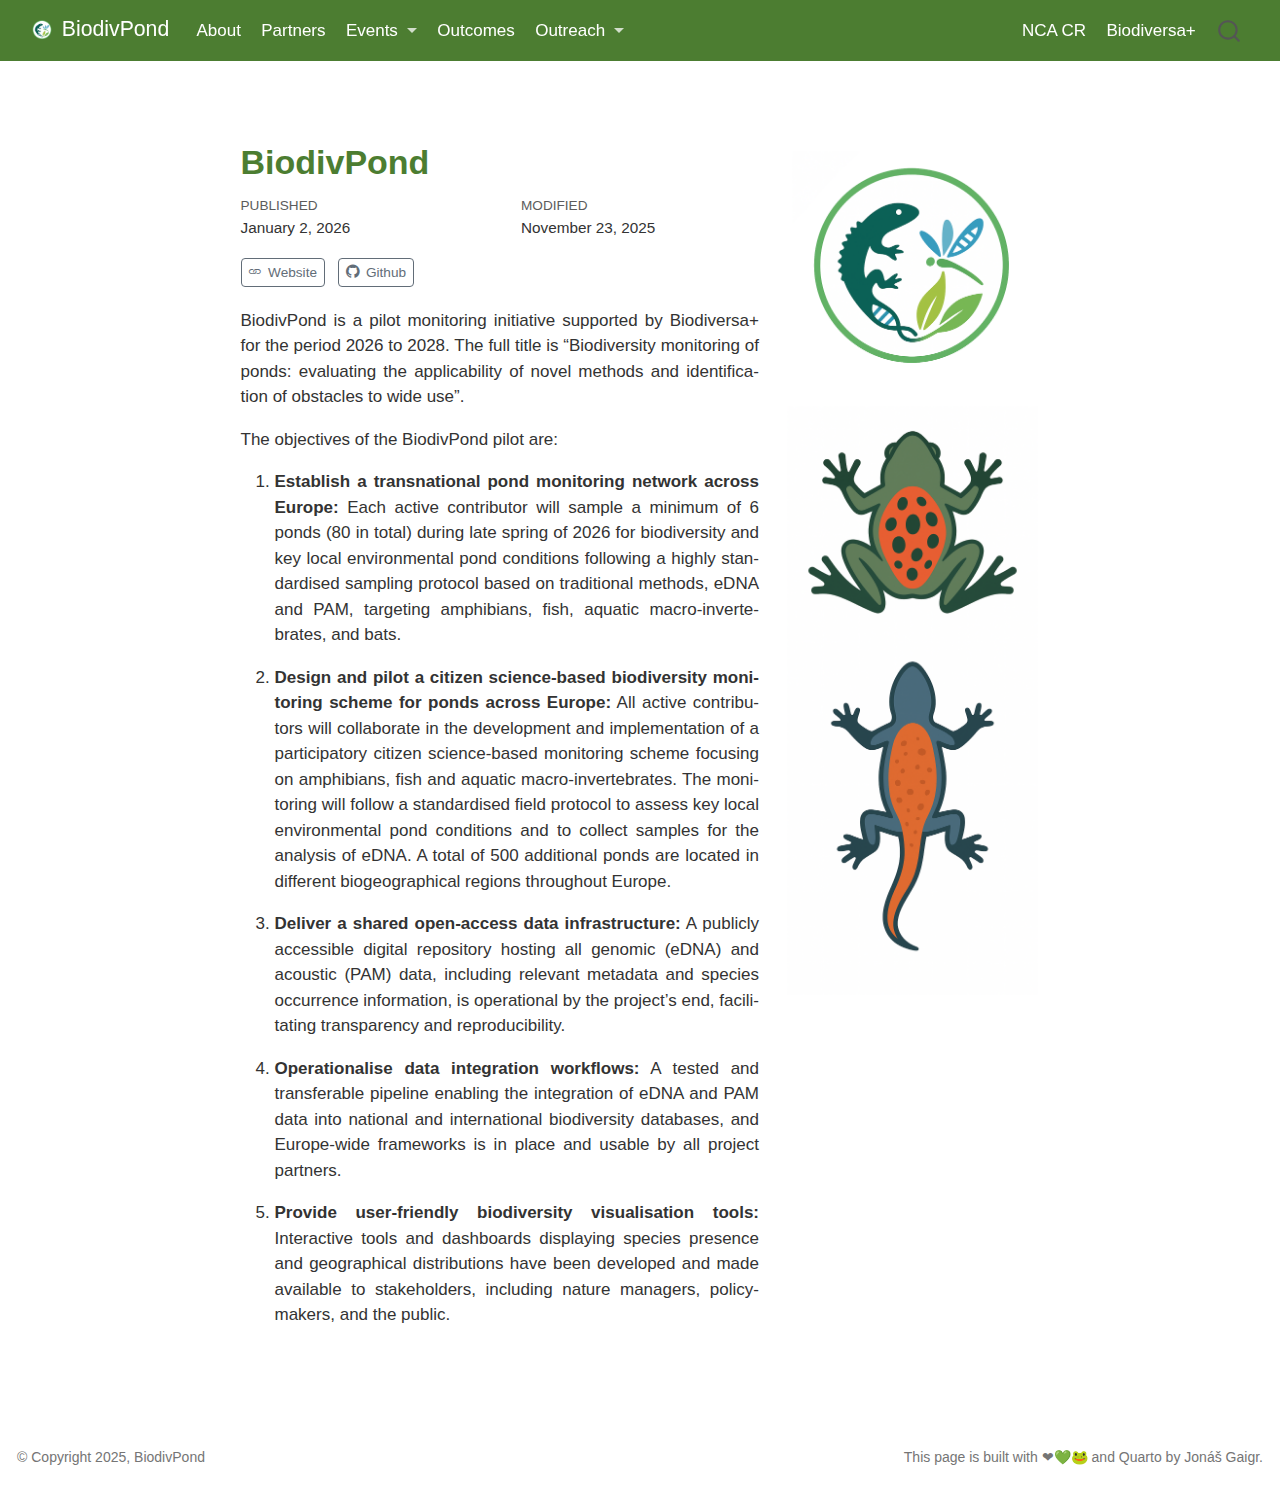
<file: docs/index.html>
<!DOCTYPE html>
<html xmlns="http://www.w3.org/1999/xhtml" lang="en" xml:lang="en"><head>

<meta charset="utf-8">
<meta name="generator" content="quarto-1.8.24">

<meta name="viewport" content="width=device-width, initial-scale=1.0, user-scalable=yes">

<meta name="dcterms.date" content="2026-01-02">

<title>BiodivPond</title>
<style>
code{white-space: pre-wrap;}
span.smallcaps{font-variant: small-caps;}
div.columns{display: flex; gap: min(4vw, 1.5em);}
div.column{flex: auto; overflow-x: auto;}
div.hanging-indent{margin-left: 1.5em; text-indent: -1.5em;}
ul.task-list{list-style: none;}
ul.task-list li input[type="checkbox"] {
  width: 0.8em;
  margin: 0 0.8em 0.2em -1em; /* quarto-specific, see https://github.com/quarto-dev/quarto-cli/issues/4556 */ 
  vertical-align: middle;
}
</style>


<script src="site_libs/quarto-nav/quarto-nav.js"></script>
<script src="site_libs/quarto-nav/headroom.min.js"></script>
<script src="site_libs/clipboard/clipboard.min.js"></script>
<script src="site_libs/quarto-search/autocomplete.umd.js"></script>
<script src="site_libs/quarto-search/fuse.min.js"></script>
<script src="site_libs/quarto-search/quarto-search.js"></script>
<meta name="quarto:offset" content="./">
<link href="./Materials/Logos/biodivpond_logo_round.png" rel="icon" type="image/png">
<script src="site_libs/quarto-html/quarto.js" type="module"></script>
<script src="site_libs/quarto-html/tabsets/tabsets.js" type="module"></script>
<script src="site_libs/quarto-html/axe/axe-check.js" type="module"></script>
<script src="site_libs/quarto-html/popper.min.js"></script>
<script src="site_libs/quarto-html/tippy.umd.min.js"></script>
<link href="site_libs/quarto-html/tippy.css" rel="stylesheet">
<link href="site_libs/quarto-html/quarto-syntax-highlighting-dc55a5b9e770e841cd82e46aadbfb9b0.css" rel="stylesheet" id="quarto-text-highlighting-styles">
<script src="site_libs/bootstrap/bootstrap.min.js"></script>
<link href="site_libs/bootstrap/bootstrap-icons.css" rel="stylesheet">
<link href="site_libs/bootstrap/bootstrap-e31584831b205ffbb2d98406f31c2a5b.min.css" rel="stylesheet" append-hash="true" id="quarto-bootstrap" data-mode="light">
<script id="quarto-search-options" type="application/json">{
  "location": "navbar",
  "copy-button": false,
  "collapse-after": 3,
  "panel-placement": "end",
  "type": "overlay",
  "limit": 50,
  "keyboard-shortcut": [
    "f",
    "/",
    "s"
  ],
  "show-item-context": false,
  "language": {
    "search-no-results-text": "No results",
    "search-matching-documents-text": "matching documents",
    "search-copy-link-title": "Copy link to search",
    "search-hide-matches-text": "Hide additional matches",
    "search-more-match-text": "more match in this document",
    "search-more-matches-text": "more matches in this document",
    "search-clear-button-title": "Clear",
    "search-text-placeholder": "",
    "search-detached-cancel-button-title": "Cancel",
    "search-submit-button-title": "Submit",
    "search-label": "Search"
  }
}</script>


<link rel="stylesheet" href="styles.css">
</head>

<body class="nav-fixed fullcontent quarto-light">

<div id="quarto-search-results"></div>
  <header id="quarto-header" class="headroom fixed-top">
    <nav class="navbar navbar-expand-lg " data-bs-theme="dark">
      <div class="navbar-container container-fluid">
      <div class="navbar-brand-container mx-auto">
    <a href="./index.html" class="navbar-brand navbar-brand-logo">
    <img src="./Materials/Logos/biodivpond_logo_round.png" alt="" class="navbar-logo light-content">
    <img src="./Materials/Logos/biodivpond_logo_round.png" alt="" class="navbar-logo dark-content">
    </a>
    <a class="navbar-brand" href="./index.html">
    <span class="navbar-title">BiodivPond</span>
    </a>
  </div>
            <div id="quarto-search" class="" title="Search"></div>
          <button class="navbar-toggler" type="button" data-bs-toggle="collapse" data-bs-target="#navbarCollapse" aria-controls="navbarCollapse" role="menu" aria-expanded="false" aria-label="Toggle navigation" onclick="if (window.quartoToggleHeadroom) { window.quartoToggleHeadroom(); }">
  <span class="navbar-toggler-icon"></span>
</button>
          <div class="collapse navbar-collapse" id="navbarCollapse">
            <ul class="navbar-nav navbar-nav-scroll me-auto">
  <li class="nav-item">
    <a class="nav-link" href="./about.html"> 
<span class="menu-text">About</span></a>
  </li>  
  <li class="nav-item">
    <a class="nav-link" href="./partners.html"> 
<span class="menu-text">Partners</span></a>
  </li>  
  <li class="nav-item dropdown ">
    <a class="nav-link dropdown-toggle" href="#" id="nav-menu-events" role="link" data-bs-toggle="dropdown" aria-expanded="false">
 <span class="menu-text">Events</span>
    </a>
    <ul class="dropdown-menu" aria-labelledby="nav-menu-events">    
        <li>
    <a class="dropdown-item" href="./workshop_2026.html">
 <span class="dropdown-text">International workshop 2026</span></a>
  </li>  
        <li>
    <a class="dropdown-item" href="./workshop_2026.html">
 <span class="dropdown-text">International workshop 2027</span></a>
  </li>  
        <li>
    <a class="dropdown-item" href="./natworkshops.html">
 <span class="dropdown-text">National workshops</span></a>
  </li>  
    </ul>
  </li>
  <li class="nav-item">
    <a class="nav-link" href="./outcomes.html"> 
<span class="menu-text">Outcomes</span></a>
  </li>  
  <li class="nav-item dropdown ">
    <a class="nav-link dropdown-toggle" href="#" id="nav-menu-outreach" role="link" data-bs-toggle="dropdown" aria-expanded="false">
 <span class="menu-text">Outreach</span>
    </a>
    <ul class="dropdown-menu" aria-labelledby="nav-menu-outreach">    
        <li>
    <a class="dropdown-item" href="./outreach.html">
 <span class="dropdown-text">Press release 2026</span></a>
  </li>  
        <li>
    <a class="dropdown-item" href="./outreach.html">
 <span class="dropdown-text">Blog posts</span></a>
  </li>  
        <li>
    <a class="dropdown-item" href="./outreach.html">
 <span class="dropdown-text">Meeting reports</span></a>
  </li>  
    </ul>
  </li>
</ul>
            <ul class="navbar-nav navbar-nav-scroll ms-auto">
  <li class="nav-item">
    <a class="nav-link" href="https://aopk.gov.cz/web/en"> 
<span class="menu-text">NCA CR</span></a>
  </li>  
  <li class="nav-item">
    <a class="nav-link" href="https://www.biodiversa.eu/"> 
<span class="menu-text">Biodiversa+</span></a>
  </li>  
</ul>
          </div> <!-- /navcollapse -->
            <div class="quarto-navbar-tools">
</div>
      </div> <!-- /container-fluid -->
    </nav>
</header>
<!-- content -->
<div id="quarto-content" class="quarto-container page-columns page-rows-contents page-layout-article page-navbar">
<!-- sidebar -->
<!-- margin-sidebar -->
    
<!-- main -->
<main class="content page-columns page-full" id="quarto-document-content">




<div class="quarto-about-solana column-body">
  <div class="about-entity">
    <div class="entity-contents">
      <header id="title-block-header" class="quarto-title-block default">
<div class="quarto-title">
<h1 class="title">BiodivPond</h1>
</div>
<div class="quarto-title-meta">
    <div>
    <div class="quarto-title-meta-heading">Published</div>
    <div class="quarto-title-meta-contents">
      <p class="date">January 2, 2026</p>
    </div>
  </div>
    <div>
    <div class="quarto-title-meta-heading">Modified</div>
    <div class="quarto-title-meta-contents">
      <p class="date-modified">November 23, 2025</p>
    </div>
  </div>
  </div>
</header> <div class="about-links">
  <a href="http://biodivpond.github.io/" class="about-link" rel="" target="">
    <i class="bi bi-link"></i>
     <span class="about-link-text">Website</span>
  </a>
  <a href="https://github.com/BiodivPond" class="about-link" rel="" target="">
    <i class="bi bi-github"></i>
     <span class="about-link-text">Github</span>
  </a>
</div>
      <div class="about-contents"><div id="hero-heading">
<p>BiodivPond is a pilot monitoring initiative supported by Biodiversa+ for the period 2026 to 2028. The full title is “Biodiversity monitoring of ponds: evaluating the applicability of novel methods and identification of obstacles to wide use”.</p>
<p>The objectives of the BiodivPond pilot are:</p>
<ol type="1">
<li><p><strong>Establish a transnational pond monitoring network across Europe:</strong> Each active contributor will sample a minimum of 6 ponds (80 in total) during late spring of 2026 for biodiversity and key local environmental pond conditions following a highly standardised sampling protocol based on traditional methods, eDNA and PAM, targeting amphibians, fish, aquatic macro-invertebrates, and bats.</p></li>
<li><p><strong>Design and pilot a citizen science-based biodiversity monitoring scheme for ponds across Europe:</strong> All active contributors will collaborate in the development and implementation of a participatory citizen science-based monitoring scheme focusing on amphibians, fish and aquatic macro-invertebrates. The monitoring will follow a standardised field protocol to assess key local environmental pond conditions and to collect samples for the analysis of eDNA. A total of 500 additional ponds are located in different biogeographical regions throughout Europe.</p></li>
<li><p><strong>Deliver a shared open-access data infrastructure:</strong> A publicly accessible digital repository hosting all genomic (eDNA) and acoustic (PAM) data, including relevant metadata and species occurrence information, is operational by the project’s end, facilitating transparency and reproducibility.</p></li>
<li><p><strong>Operationalise data integration workflows:</strong> A tested and transferable pipeline enabling the integration of eDNA and PAM data into national and international biodiversity databases, and Europe-wide frameworks is in place and usable by all project partners.</p></li>
<li><p><strong>Provide user-friendly biodiversity visualisation tools:</strong> Interactive tools and dashboards displaying species presence and geographical distributions have been developed and made available to stakeholders, including nature managers, policymakers, and the public.</p></li>
</ol>
</div></div>
    </div>
    <img src="images/logo_variegata_alpestris_v.png" class="about-image
  rounded " style="width: 15em;">
  </div>
</div>





</main> <!-- /main -->
<script id="quarto-html-after-body" type="application/javascript">
  window.document.addEventListener("DOMContentLoaded", function (event) {
    const isCodeAnnotation = (el) => {
      for (const clz of el.classList) {
        if (clz.startsWith('code-annotation-')) {                     
          return true;
        }
      }
      return false;
    }
    const onCopySuccess = function(e) {
      // button target
      const button = e.trigger;
      // don't keep focus
      button.blur();
      // flash "checked"
      button.classList.add('code-copy-button-checked');
      var currentTitle = button.getAttribute("title");
      button.setAttribute("title", "Copied!");
      let tooltip;
      if (window.bootstrap) {
        button.setAttribute("data-bs-toggle", "tooltip");
        button.setAttribute("data-bs-placement", "left");
        button.setAttribute("data-bs-title", "Copied!");
        tooltip = new bootstrap.Tooltip(button, 
          { trigger: "manual", 
            customClass: "code-copy-button-tooltip",
            offset: [0, -8]});
        tooltip.show();    
      }
      setTimeout(function() {
        if (tooltip) {
          tooltip.hide();
          button.removeAttribute("data-bs-title");
          button.removeAttribute("data-bs-toggle");
          button.removeAttribute("data-bs-placement");
        }
        button.setAttribute("title", currentTitle);
        button.classList.remove('code-copy-button-checked');
      }, 1000);
      // clear code selection
      e.clearSelection();
    }
    const getTextToCopy = function(trigger) {
      const outerScaffold = trigger.parentElement.cloneNode(true);
      const codeEl = outerScaffold.querySelector('code');
      for (const childEl of codeEl.children) {
        if (isCodeAnnotation(childEl)) {
          childEl.remove();
        }
      }
      return codeEl.innerText;
    }
    const clipboard = new window.ClipboardJS('.code-copy-button:not([data-in-quarto-modal])', {
      text: getTextToCopy
    });
    clipboard.on('success', onCopySuccess);
    if (window.document.getElementById('quarto-embedded-source-code-modal')) {
      const clipboardModal = new window.ClipboardJS('.code-copy-button[data-in-quarto-modal]', {
        text: getTextToCopy,
        container: window.document.getElementById('quarto-embedded-source-code-modal')
      });
      clipboardModal.on('success', onCopySuccess);
    }
      var localhostRegex = new RegExp(/^(?:http|https):\/\/localhost\:?[0-9]*\//);
      var mailtoRegex = new RegExp(/^mailto:/);
        var filterRegex = new RegExp("https:\/\/biodivpond\.github\.io");
      var isInternal = (href) => {
          return filterRegex.test(href) || localhostRegex.test(href) || mailtoRegex.test(href);
      }
      // Inspect non-navigation links and adorn them if external
     var links = window.document.querySelectorAll('a[href]:not(.nav-link):not(.navbar-brand):not(.toc-action):not(.sidebar-link):not(.sidebar-item-toggle):not(.pagination-link):not(.no-external):not([aria-hidden]):not(.dropdown-item):not(.quarto-navigation-tool):not(.about-link)');
      for (var i=0; i<links.length; i++) {
        const link = links[i];
        if (!isInternal(link.href)) {
          // undo the damage that might have been done by quarto-nav.js in the case of
          // links that we want to consider external
          if (link.dataset.originalHref !== undefined) {
            link.href = link.dataset.originalHref;
          }
        }
      }
    function tippyHover(el, contentFn, onTriggerFn, onUntriggerFn) {
      const config = {
        allowHTML: true,
        maxWidth: 500,
        delay: 100,
        arrow: false,
        appendTo: function(el) {
            return el.parentElement;
        },
        interactive: true,
        interactiveBorder: 10,
        theme: 'quarto',
        placement: 'bottom-start',
      };
      if (contentFn) {
        config.content = contentFn;
      }
      if (onTriggerFn) {
        config.onTrigger = onTriggerFn;
      }
      if (onUntriggerFn) {
        config.onUntrigger = onUntriggerFn;
      }
      window.tippy(el, config); 
    }
    const noterefs = window.document.querySelectorAll('a[role="doc-noteref"]');
    for (var i=0; i<noterefs.length; i++) {
      const ref = noterefs[i];
      tippyHover(ref, function() {
        // use id or data attribute instead here
        let href = ref.getAttribute('data-footnote-href') || ref.getAttribute('href');
        try { href = new URL(href).hash; } catch {}
        const id = href.replace(/^#\/?/, "");
        const note = window.document.getElementById(id);
        if (note) {
          return note.innerHTML;
        } else {
          return "";
        }
      });
    }
    const xrefs = window.document.querySelectorAll('a.quarto-xref');
    const processXRef = (id, note) => {
      // Strip column container classes
      const stripColumnClz = (el) => {
        el.classList.remove("page-full", "page-columns");
        if (el.children) {
          for (const child of el.children) {
            stripColumnClz(child);
          }
        }
      }
      stripColumnClz(note)
      if (id === null || id.startsWith('sec-')) {
        // Special case sections, only their first couple elements
        const container = document.createElement("div");
        if (note.children && note.children.length > 2) {
          container.appendChild(note.children[0].cloneNode(true));
          for (let i = 1; i < note.children.length; i++) {
            const child = note.children[i];
            if (child.tagName === "P" && child.innerText === "") {
              continue;
            } else {
              container.appendChild(child.cloneNode(true));
              break;
            }
          }
          if (window.Quarto?.typesetMath) {
            window.Quarto.typesetMath(container);
          }
          return container.innerHTML
        } else {
          if (window.Quarto?.typesetMath) {
            window.Quarto.typesetMath(note);
          }
          return note.innerHTML;
        }
      } else {
        // Remove any anchor links if they are present
        const anchorLink = note.querySelector('a.anchorjs-link');
        if (anchorLink) {
          anchorLink.remove();
        }
        if (window.Quarto?.typesetMath) {
          window.Quarto.typesetMath(note);
        }
        if (note.classList.contains("callout")) {
          return note.outerHTML;
        } else {
          return note.innerHTML;
        }
      }
    }
    for (var i=0; i<xrefs.length; i++) {
      const xref = xrefs[i];
      tippyHover(xref, undefined, function(instance) {
        instance.disable();
        let url = xref.getAttribute('href');
        let hash = undefined; 
        if (url.startsWith('#')) {
          hash = url;
        } else {
          try { hash = new URL(url).hash; } catch {}
        }
        if (hash) {
          const id = hash.replace(/^#\/?/, "");
          const note = window.document.getElementById(id);
          if (note !== null) {
            try {
              const html = processXRef(id, note.cloneNode(true));
              instance.setContent(html);
            } finally {
              instance.enable();
              instance.show();
            }
          } else {
            // See if we can fetch this
            fetch(url.split('#')[0])
            .then(res => res.text())
            .then(html => {
              const parser = new DOMParser();
              const htmlDoc = parser.parseFromString(html, "text/html");
              const note = htmlDoc.getElementById(id);
              if (note !== null) {
                const html = processXRef(id, note);
                instance.setContent(html);
              } 
            }).finally(() => {
              instance.enable();
              instance.show();
            });
          }
        } else {
          // See if we can fetch a full url (with no hash to target)
          // This is a special case and we should probably do some content thinning / targeting
          fetch(url)
          .then(res => res.text())
          .then(html => {
            const parser = new DOMParser();
            const htmlDoc = parser.parseFromString(html, "text/html");
            const note = htmlDoc.querySelector('main.content');
            if (note !== null) {
              // This should only happen for chapter cross references
              // (since there is no id in the URL)
              // remove the first header
              if (note.children.length > 0 && note.children[0].tagName === "HEADER") {
                note.children[0].remove();
              }
              const html = processXRef(null, note);
              instance.setContent(html);
            } 
          }).finally(() => {
            instance.enable();
            instance.show();
          });
        }
      }, function(instance) {
      });
    }
        let selectedAnnoteEl;
        const selectorForAnnotation = ( cell, annotation) => {
          let cellAttr = 'data-code-cell="' + cell + '"';
          let lineAttr = 'data-code-annotation="' +  annotation + '"';
          const selector = 'span[' + cellAttr + '][' + lineAttr + ']';
          return selector;
        }
        const selectCodeLines = (annoteEl) => {
          const doc = window.document;
          const targetCell = annoteEl.getAttribute("data-target-cell");
          const targetAnnotation = annoteEl.getAttribute("data-target-annotation");
          const annoteSpan = window.document.querySelector(selectorForAnnotation(targetCell, targetAnnotation));
          const lines = annoteSpan.getAttribute("data-code-lines").split(",");
          const lineIds = lines.map((line) => {
            return targetCell + "-" + line;
          })
          let top = null;
          let height = null;
          let parent = null;
          if (lineIds.length > 0) {
              //compute the position of the single el (top and bottom and make a div)
              const el = window.document.getElementById(lineIds[0]);
              top = el.offsetTop;
              height = el.offsetHeight;
              parent = el.parentElement.parentElement;
            if (lineIds.length > 1) {
              const lastEl = window.document.getElementById(lineIds[lineIds.length - 1]);
              const bottom = lastEl.offsetTop + lastEl.offsetHeight;
              height = bottom - top;
            }
            if (top !== null && height !== null && parent !== null) {
              // cook up a div (if necessary) and position it 
              let div = window.document.getElementById("code-annotation-line-highlight");
              if (div === null) {
                div = window.document.createElement("div");
                div.setAttribute("id", "code-annotation-line-highlight");
                div.style.position = 'absolute';
                parent.appendChild(div);
              }
              div.style.top = top - 2 + "px";
              div.style.height = height + 4 + "px";
              div.style.left = 0;
              let gutterDiv = window.document.getElementById("code-annotation-line-highlight-gutter");
              if (gutterDiv === null) {
                gutterDiv = window.document.createElement("div");
                gutterDiv.setAttribute("id", "code-annotation-line-highlight-gutter");
                gutterDiv.style.position = 'absolute';
                const codeCell = window.document.getElementById(targetCell);
                const gutter = codeCell.querySelector('.code-annotation-gutter');
                gutter.appendChild(gutterDiv);
              }
              gutterDiv.style.top = top - 2 + "px";
              gutterDiv.style.height = height + 4 + "px";
            }
            selectedAnnoteEl = annoteEl;
          }
        };
        const unselectCodeLines = () => {
          const elementsIds = ["code-annotation-line-highlight", "code-annotation-line-highlight-gutter"];
          elementsIds.forEach((elId) => {
            const div = window.document.getElementById(elId);
            if (div) {
              div.remove();
            }
          });
          selectedAnnoteEl = undefined;
        };
          // Handle positioning of the toggle
      window.addEventListener(
        "resize",
        throttle(() => {
          elRect = undefined;
          if (selectedAnnoteEl) {
            selectCodeLines(selectedAnnoteEl);
          }
        }, 10)
      );
      function throttle(fn, ms) {
      let throttle = false;
      let timer;
        return (...args) => {
          if(!throttle) { // first call gets through
              fn.apply(this, args);
              throttle = true;
          } else { // all the others get throttled
              if(timer) clearTimeout(timer); // cancel #2
              timer = setTimeout(() => {
                fn.apply(this, args);
                timer = throttle = false;
              }, ms);
          }
        };
      }
        // Attach click handler to the DT
        const annoteDls = window.document.querySelectorAll('dt[data-target-cell]');
        for (const annoteDlNode of annoteDls) {
          annoteDlNode.addEventListener('click', (event) => {
            const clickedEl = event.target;
            if (clickedEl !== selectedAnnoteEl) {
              unselectCodeLines();
              const activeEl = window.document.querySelector('dt[data-target-cell].code-annotation-active');
              if (activeEl) {
                activeEl.classList.remove('code-annotation-active');
              }
              selectCodeLines(clickedEl);
              clickedEl.classList.add('code-annotation-active');
            } else {
              // Unselect the line
              unselectCodeLines();
              clickedEl.classList.remove('code-annotation-active');
            }
          });
        }
    const findCites = (el) => {
      const parentEl = el.parentElement;
      if (parentEl) {
        const cites = parentEl.dataset.cites;
        if (cites) {
          return {
            el,
            cites: cites.split(' ')
          };
        } else {
          return findCites(el.parentElement)
        }
      } else {
        return undefined;
      }
    };
    var bibliorefs = window.document.querySelectorAll('a[role="doc-biblioref"]');
    for (var i=0; i<bibliorefs.length; i++) {
      const ref = bibliorefs[i];
      const citeInfo = findCites(ref);
      if (citeInfo) {
        tippyHover(citeInfo.el, function() {
          var popup = window.document.createElement('div');
          citeInfo.cites.forEach(function(cite) {
            var citeDiv = window.document.createElement('div');
            citeDiv.classList.add('hanging-indent');
            citeDiv.classList.add('csl-entry');
            var biblioDiv = window.document.getElementById('ref-' + cite);
            if (biblioDiv) {
              citeDiv.innerHTML = biblioDiv.innerHTML;
            }
            popup.appendChild(citeDiv);
          });
          return popup.innerHTML;
        });
      }
    }
  });
  </script>
</div> <!-- /content -->
<footer class="footer">
  <div class="nav-footer">
    <div class="nav-footer-left">
<p>© Copyright 2025, BiodivPond</p>
</div>   
    <div class="nav-footer-center">
      &nbsp;
    </div>
    <div class="nav-footer-right">
<p>This page is built with ❤💚🐸 and <a href="https://quarto.org/">Quarto</a> by Jonáš Gaigr.</p>
</div>
  </div>
</footer>




</body></html>
</file>
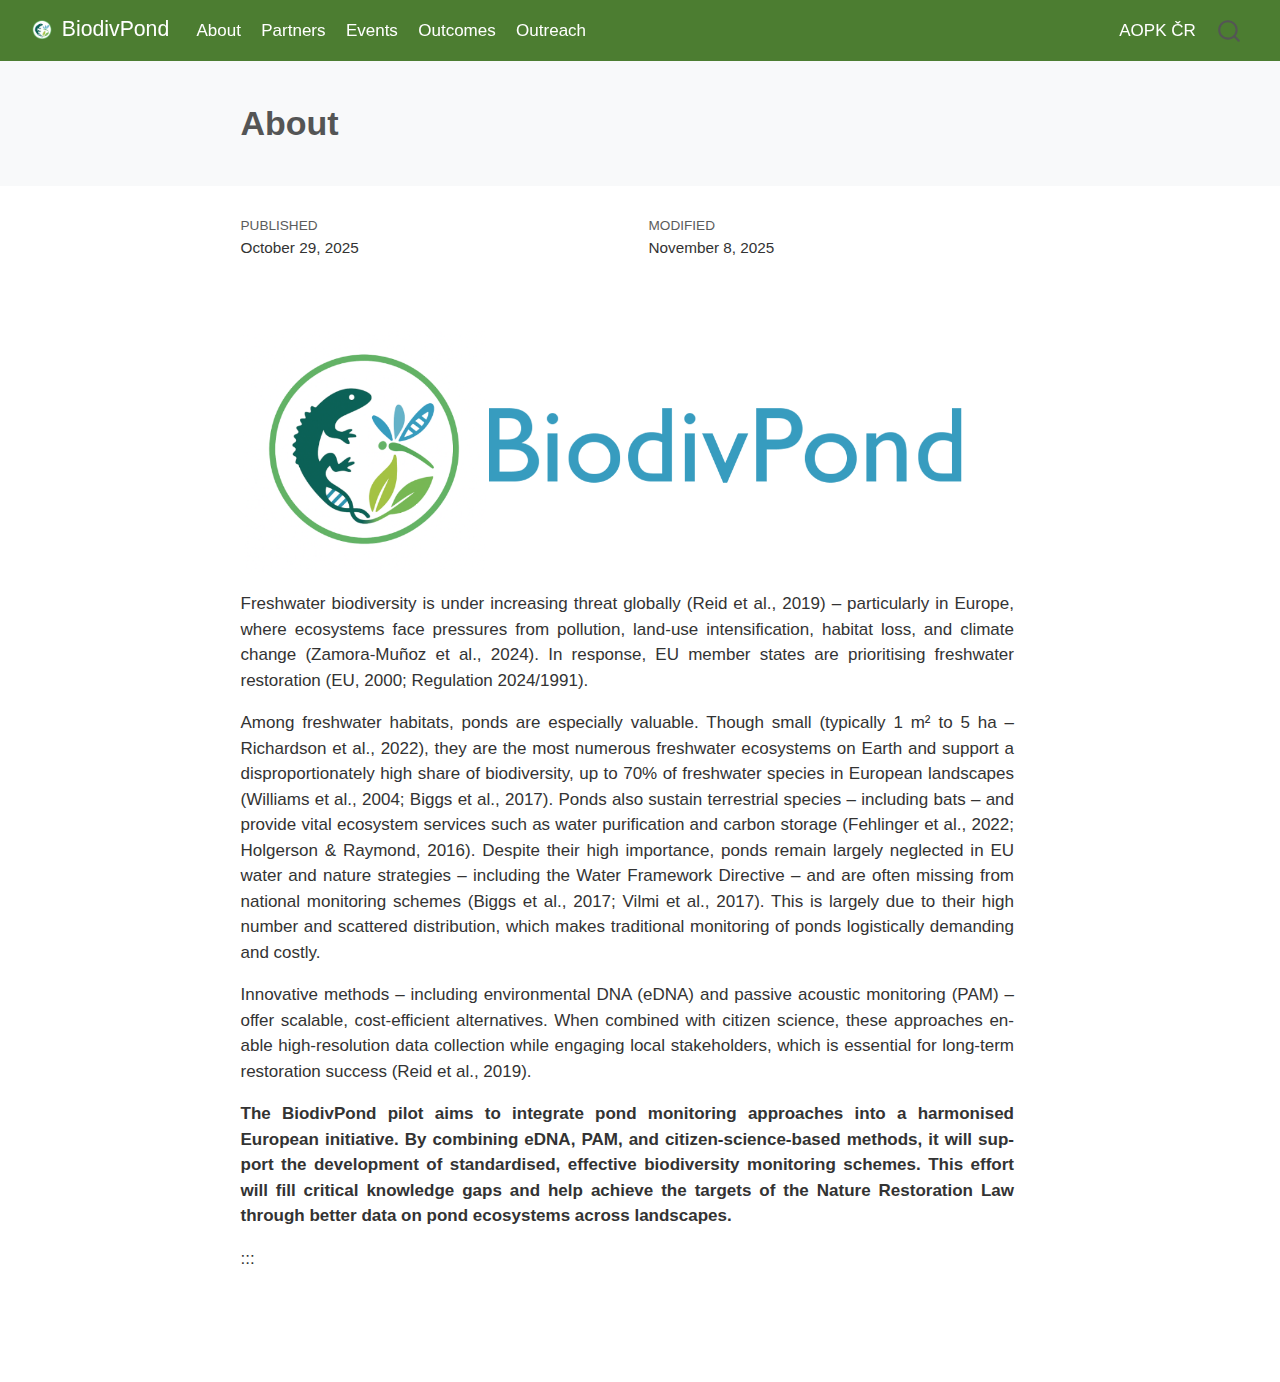
<file: docs/about.html>
<!DOCTYPE html>
<html xmlns="http://www.w3.org/1999/xhtml" lang="en" xml:lang="en"><head>

<meta charset="utf-8">
<meta name="generator" content="quarto-1.8.24">

<meta name="viewport" content="width=device-width, initial-scale=1.0, user-scalable=yes">

<meta name="dcterms.date" content="2025-10-29">

<title>About – BiodivPond</title>
<style>
code{white-space: pre-wrap;}
span.smallcaps{font-variant: small-caps;}
div.columns{display: flex; gap: min(4vw, 1.5em);}
div.column{flex: auto; overflow-x: auto;}
div.hanging-indent{margin-left: 1.5em; text-indent: -1.5em;}
ul.task-list{list-style: none;}
ul.task-list li input[type="checkbox"] {
  width: 0.8em;
  margin: 0 0.8em 0.2em -1em; /* quarto-specific, see https://github.com/quarto-dev/quarto-cli/issues/4556 */ 
  vertical-align: middle;
}
</style>


<script src="site_libs/quarto-nav/quarto-nav.js"></script>
<script src="site_libs/quarto-nav/headroom.min.js"></script>
<script src="site_libs/clipboard/clipboard.min.js"></script>
<script src="site_libs/quarto-search/autocomplete.umd.js"></script>
<script src="site_libs/quarto-search/fuse.min.js"></script>
<script src="site_libs/quarto-search/quarto-search.js"></script>
<meta name="quarto:offset" content="./">
<link href="./Materials/Logos/biodivpond_logo_round.png" rel="icon" type="image/png">
<script src="site_libs/quarto-html/quarto.js" type="module"></script>
<script src="site_libs/quarto-html/tabsets/tabsets.js" type="module"></script>
<script src="site_libs/quarto-html/axe/axe-check.js" type="module"></script>
<script src="site_libs/quarto-html/popper.min.js"></script>
<script src="site_libs/quarto-html/tippy.umd.min.js"></script>
<link href="site_libs/quarto-html/tippy.css" rel="stylesheet">
<link href="site_libs/quarto-html/quarto-syntax-highlighting-dc55a5b9e770e841cd82e46aadbfb9b0.css" rel="stylesheet" id="quarto-text-highlighting-styles">
<script src="site_libs/bootstrap/bootstrap.min.js"></script>
<link href="site_libs/bootstrap/bootstrap-icons.css" rel="stylesheet">
<link href="site_libs/bootstrap/bootstrap-e31584831b205ffbb2d98406f31c2a5b.min.css" rel="stylesheet" append-hash="true" id="quarto-bootstrap" data-mode="light">
<script id="quarto-search-options" type="application/json">{
  "location": "navbar",
  "copy-button": false,
  "collapse-after": 3,
  "panel-placement": "end",
  "type": "overlay",
  "limit": 50,
  "keyboard-shortcut": [
    "f",
    "/",
    "s"
  ],
  "show-item-context": false,
  "language": {
    "search-no-results-text": "No results",
    "search-matching-documents-text": "matching documents",
    "search-copy-link-title": "Copy link to search",
    "search-hide-matches-text": "Hide additional matches",
    "search-more-match-text": "more match in this document",
    "search-more-matches-text": "more matches in this document",
    "search-clear-button-title": "Clear",
    "search-text-placeholder": "",
    "search-detached-cancel-button-title": "Cancel",
    "search-submit-button-title": "Submit",
    "search-label": "Search"
  }
}</script>


<link rel="stylesheet" href="styles.css">
</head>

<body class="nav-fixed fullcontent quarto-light">

<div id="quarto-search-results"></div>
  <header id="quarto-header" class="headroom fixed-top quarto-banner">
    <nav class="navbar navbar-expand-lg " data-bs-theme="dark">
      <div class="navbar-container container-fluid">
      <div class="navbar-brand-container mx-auto">
    <a href="./index.html" class="navbar-brand navbar-brand-logo">
    <img src="./Materials/Logos/biodivpond_logo_round.png" alt="" class="navbar-logo light-content">
    <img src="./Materials/Logos/biodivpond_logo_round.png" alt="" class="navbar-logo dark-content">
    </a>
    <a class="navbar-brand" href="./index.html">
    <span class="navbar-title">BiodivPond</span>
    </a>
  </div>
            <div id="quarto-search" class="" title="Search"></div>
          <button class="navbar-toggler" type="button" data-bs-toggle="collapse" data-bs-target="#navbarCollapse" aria-controls="navbarCollapse" role="menu" aria-expanded="false" aria-label="Toggle navigation" onclick="if (window.quartoToggleHeadroom) { window.quartoToggleHeadroom(); }">
  <span class="navbar-toggler-icon"></span>
</button>
          <div class="collapse navbar-collapse" id="navbarCollapse">
            <ul class="navbar-nav navbar-nav-scroll me-auto">
  <li class="nav-item">
    <a class="nav-link active" href="./about.html" aria-current="page"> 
<span class="menu-text">About</span></a>
  </li>  
  <li class="nav-item">
    <a class="nav-link" href="./partners.html"> 
<span class="menu-text">Partners</span></a>
  </li>  
  <li class="nav-item">
    <a class="nav-link" href="./events.html"> 
<span class="menu-text">Events</span></a>
  </li>  
  <li class="nav-item">
    <a class="nav-link" href="./outcomes.html"> 
<span class="menu-text">Outcomes</span></a>
  </li>  
  <li class="nav-item">
    <a class="nav-link" href="./outreach.html"> 
<span class="menu-text">Outreach</span></a>
  </li>  
</ul>
            <ul class="navbar-nav navbar-nav-scroll ms-auto">
  <li class="nav-item">
    <a class="nav-link" href="https://aopk.gov.cz/"> 
<span class="menu-text">AOPK ČR</span></a>
  </li>  
</ul>
          </div> <!-- /navcollapse -->
            <div class="quarto-navbar-tools">
</div>
      </div> <!-- /container-fluid -->
    </nav>
</header>
<!-- content -->
<header id="title-block-header" class="quarto-title-block default page-columns page-full">
  <div class="quarto-title-banner page-columns page-full">
    <div class="quarto-title column-body">
      <h1 class="title">About</h1>
                      </div>
  </div>
  <div class="quarto-title-meta">
      <div>
      <div class="quarto-title-meta-heading">Published</div>
      <div class="quarto-title-meta-contents">
        <p class="date">October 29, 2025</p>
      </div>
    </div>
      <div>
      <div class="quarto-title-meta-heading">Modified</div>
      <div class="quarto-title-meta-contents">
        <p class="date-modified">November 8, 2025</p>
      </div>
    </div>
    </div>
  </header><div id="quarto-content" class="quarto-container page-columns page-rows-contents page-layout-article page-navbar">
<!-- sidebar -->
<!-- margin-sidebar -->
    
<!-- main -->
<div class="quarto-about-solana column-body">
  <div class="about-entity">
    <div class="entity-contents">
       
      <div class="about-contents"><main class="content quarto-banner-title-block" id="quarto-document-content">
<p><img src=".\Materials/Logos/biodivpond_header_crop.png" class="img-fluid"></p>
<p>Freshwater biodiversity is under increasing threat globally (Reid et al., 2019) –⁠ particularly in Europe, where ecosystems face pressures from pollution, land-use intensification, habitat loss, and climate change (Zamora-Muñoz et al., 2024). In response, EU member states are prioritising freshwater restoration (EU, 2000; Regulation 2024/1991).</p>
<p>Among freshwater habitats, ponds are especially valuable. Though small (typically 1 m² to 5 ha –⁠ Richardson et al., 2022), they are the most numerous freshwater ecosystems on Earth and support a disproportionately high share of biodiversity,⁠ up to 70% of freshwater species in European landscapes (Williams et al., 2004; Biggs et al., 2017). Ponds also sustain terrestrial species –⁠ including bats –⁠ and provide vital ecosystem services such as water purification and carbon storage (Fehlinger et al., 2022; Holgerson &amp; Raymond, 2016). Despite their high importance, ponds remain largely neglected in EU water and nature strategies –⁠ including the Water Framework Directive –⁠ and are often missing from national monitoring schemes (Biggs et al., 2017; Vilmi et al., 2017). This is largely due to their high number and scattered distribution, which makes traditional monitoring of ponds logistically demanding and costly.</p>
<p>Innovative methods –⁠ including environmental DNA (eDNA) and passive acoustic monitoring (PAM) –⁠ offer scalable, cost-efficient alternatives. When combined with citizen science, these approaches enable high-resolution data collection while engaging local stakeholders, which is⁠ essential for long-term restoration success (Reid et al., 2019).</p>
<p><strong>The BiodivPond pilot aims to integrate pond monitoring approaches into a harmonised European initiative. By combining eDNA, PAM, and citizen-science-based methods, it will support the development of standardised, effective biodiversity monitoring schemes. This effort will fill critical knowledge gaps and help achieve the targets of the Nature Restoration Law through better data on pond ecosystems across landscapes.</strong></p>
<p>:::</p>


</main></div>
    </div>
  </div>
</div>
 <!-- /main -->
<script id="quarto-html-after-body" type="application/javascript">
  window.document.addEventListener("DOMContentLoaded", function (event) {
    const isCodeAnnotation = (el) => {
      for (const clz of el.classList) {
        if (clz.startsWith('code-annotation-')) {                     
          return true;
        }
      }
      return false;
    }
    const onCopySuccess = function(e) {
      // button target
      const button = e.trigger;
      // don't keep focus
      button.blur();
      // flash "checked"
      button.classList.add('code-copy-button-checked');
      var currentTitle = button.getAttribute("title");
      button.setAttribute("title", "Copied!");
      let tooltip;
      if (window.bootstrap) {
        button.setAttribute("data-bs-toggle", "tooltip");
        button.setAttribute("data-bs-placement", "left");
        button.setAttribute("data-bs-title", "Copied!");
        tooltip = new bootstrap.Tooltip(button, 
          { trigger: "manual", 
            customClass: "code-copy-button-tooltip",
            offset: [0, -8]});
        tooltip.show();    
      }
      setTimeout(function() {
        if (tooltip) {
          tooltip.hide();
          button.removeAttribute("data-bs-title");
          button.removeAttribute("data-bs-toggle");
          button.removeAttribute("data-bs-placement");
        }
        button.setAttribute("title", currentTitle);
        button.classList.remove('code-copy-button-checked');
      }, 1000);
      // clear code selection
      e.clearSelection();
    }
    const getTextToCopy = function(trigger) {
      const outerScaffold = trigger.parentElement.cloneNode(true);
      const codeEl = outerScaffold.querySelector('code');
      for (const childEl of codeEl.children) {
        if (isCodeAnnotation(childEl)) {
          childEl.remove();
        }
      }
      return codeEl.innerText;
    }
    const clipboard = new window.ClipboardJS('.code-copy-button:not([data-in-quarto-modal])', {
      text: getTextToCopy
    });
    clipboard.on('success', onCopySuccess);
    if (window.document.getElementById('quarto-embedded-source-code-modal')) {
      const clipboardModal = new window.ClipboardJS('.code-copy-button[data-in-quarto-modal]', {
        text: getTextToCopy,
        container: window.document.getElementById('quarto-embedded-source-code-modal')
      });
      clipboardModal.on('success', onCopySuccess);
    }
      var localhostRegex = new RegExp(/^(?:http|https):\/\/localhost\:?[0-9]*\//);
      var mailtoRegex = new RegExp(/^mailto:/);
        var filterRegex = new RegExp("https:\/\/biodivpond\.github\.io");
      var isInternal = (href) => {
          return filterRegex.test(href) || localhostRegex.test(href) || mailtoRegex.test(href);
      }
      // Inspect non-navigation links and adorn them if external
     var links = window.document.querySelectorAll('a[href]:not(.nav-link):not(.navbar-brand):not(.toc-action):not(.sidebar-link):not(.sidebar-item-toggle):not(.pagination-link):not(.no-external):not([aria-hidden]):not(.dropdown-item):not(.quarto-navigation-tool):not(.about-link)');
      for (var i=0; i<links.length; i++) {
        const link = links[i];
        if (!isInternal(link.href)) {
          // undo the damage that might have been done by quarto-nav.js in the case of
          // links that we want to consider external
          if (link.dataset.originalHref !== undefined) {
            link.href = link.dataset.originalHref;
          }
        }
      }
    function tippyHover(el, contentFn, onTriggerFn, onUntriggerFn) {
      const config = {
        allowHTML: true,
        maxWidth: 500,
        delay: 100,
        arrow: false,
        appendTo: function(el) {
            return el.parentElement;
        },
        interactive: true,
        interactiveBorder: 10,
        theme: 'quarto',
        placement: 'bottom-start',
      };
      if (contentFn) {
        config.content = contentFn;
      }
      if (onTriggerFn) {
        config.onTrigger = onTriggerFn;
      }
      if (onUntriggerFn) {
        config.onUntrigger = onUntriggerFn;
      }
      window.tippy(el, config); 
    }
    const noterefs = window.document.querySelectorAll('a[role="doc-noteref"]');
    for (var i=0; i<noterefs.length; i++) {
      const ref = noterefs[i];
      tippyHover(ref, function() {
        // use id or data attribute instead here
        let href = ref.getAttribute('data-footnote-href') || ref.getAttribute('href');
        try { href = new URL(href).hash; } catch {}
        const id = href.replace(/^#\/?/, "");
        const note = window.document.getElementById(id);
        if (note) {
          return note.innerHTML;
        } else {
          return "";
        }
      });
    }
    const xrefs = window.document.querySelectorAll('a.quarto-xref');
    const processXRef = (id, note) => {
      // Strip column container classes
      const stripColumnClz = (el) => {
        el.classList.remove("page-full", "page-columns");
        if (el.children) {
          for (const child of el.children) {
            stripColumnClz(child);
          }
        }
      }
      stripColumnClz(note)
      if (id === null || id.startsWith('sec-')) {
        // Special case sections, only their first couple elements
        const container = document.createElement("div");
        if (note.children && note.children.length > 2) {
          container.appendChild(note.children[0].cloneNode(true));
          for (let i = 1; i < note.children.length; i++) {
            const child = note.children[i];
            if (child.tagName === "P" && child.innerText === "") {
              continue;
            } else {
              container.appendChild(child.cloneNode(true));
              break;
            }
          }
          if (window.Quarto?.typesetMath) {
            window.Quarto.typesetMath(container);
          }
          return container.innerHTML
        } else {
          if (window.Quarto?.typesetMath) {
            window.Quarto.typesetMath(note);
          }
          return note.innerHTML;
        }
      } else {
        // Remove any anchor links if they are present
        const anchorLink = note.querySelector('a.anchorjs-link');
        if (anchorLink) {
          anchorLink.remove();
        }
        if (window.Quarto?.typesetMath) {
          window.Quarto.typesetMath(note);
        }
        if (note.classList.contains("callout")) {
          return note.outerHTML;
        } else {
          return note.innerHTML;
        }
      }
    }
    for (var i=0; i<xrefs.length; i++) {
      const xref = xrefs[i];
      tippyHover(xref, undefined, function(instance) {
        instance.disable();
        let url = xref.getAttribute('href');
        let hash = undefined; 
        if (url.startsWith('#')) {
          hash = url;
        } else {
          try { hash = new URL(url).hash; } catch {}
        }
        if (hash) {
          const id = hash.replace(/^#\/?/, "");
          const note = window.document.getElementById(id);
          if (note !== null) {
            try {
              const html = processXRef(id, note.cloneNode(true));
              instance.setContent(html);
            } finally {
              instance.enable();
              instance.show();
            }
          } else {
            // See if we can fetch this
            fetch(url.split('#')[0])
            .then(res => res.text())
            .then(html => {
              const parser = new DOMParser();
              const htmlDoc = parser.parseFromString(html, "text/html");
              const note = htmlDoc.getElementById(id);
              if (note !== null) {
                const html = processXRef(id, note);
                instance.setContent(html);
              } 
            }).finally(() => {
              instance.enable();
              instance.show();
            });
          }
        } else {
          // See if we can fetch a full url (with no hash to target)
          // This is a special case and we should probably do some content thinning / targeting
          fetch(url)
          .then(res => res.text())
          .then(html => {
            const parser = new DOMParser();
            const htmlDoc = parser.parseFromString(html, "text/html");
            const note = htmlDoc.querySelector('main.content');
            if (note !== null) {
              // This should only happen for chapter cross references
              // (since there is no id in the URL)
              // remove the first header
              if (note.children.length > 0 && note.children[0].tagName === "HEADER") {
                note.children[0].remove();
              }
              const html = processXRef(null, note);
              instance.setContent(html);
            } 
          }).finally(() => {
            instance.enable();
            instance.show();
          });
        }
      }, function(instance) {
      });
    }
        let selectedAnnoteEl;
        const selectorForAnnotation = ( cell, annotation) => {
          let cellAttr = 'data-code-cell="' + cell + '"';
          let lineAttr = 'data-code-annotation="' +  annotation + '"';
          const selector = 'span[' + cellAttr + '][' + lineAttr + ']';
          return selector;
        }
        const selectCodeLines = (annoteEl) => {
          const doc = window.document;
          const targetCell = annoteEl.getAttribute("data-target-cell");
          const targetAnnotation = annoteEl.getAttribute("data-target-annotation");
          const annoteSpan = window.document.querySelector(selectorForAnnotation(targetCell, targetAnnotation));
          const lines = annoteSpan.getAttribute("data-code-lines").split(",");
          const lineIds = lines.map((line) => {
            return targetCell + "-" + line;
          })
          let top = null;
          let height = null;
          let parent = null;
          if (lineIds.length > 0) {
              //compute the position of the single el (top and bottom and make a div)
              const el = window.document.getElementById(lineIds[0]);
              top = el.offsetTop;
              height = el.offsetHeight;
              parent = el.parentElement.parentElement;
            if (lineIds.length > 1) {
              const lastEl = window.document.getElementById(lineIds[lineIds.length - 1]);
              const bottom = lastEl.offsetTop + lastEl.offsetHeight;
              height = bottom - top;
            }
            if (top !== null && height !== null && parent !== null) {
              // cook up a div (if necessary) and position it 
              let div = window.document.getElementById("code-annotation-line-highlight");
              if (div === null) {
                div = window.document.createElement("div");
                div.setAttribute("id", "code-annotation-line-highlight");
                div.style.position = 'absolute';
                parent.appendChild(div);
              }
              div.style.top = top - 2 + "px";
              div.style.height = height + 4 + "px";
              div.style.left = 0;
              let gutterDiv = window.document.getElementById("code-annotation-line-highlight-gutter");
              if (gutterDiv === null) {
                gutterDiv = window.document.createElement("div");
                gutterDiv.setAttribute("id", "code-annotation-line-highlight-gutter");
                gutterDiv.style.position = 'absolute';
                const codeCell = window.document.getElementById(targetCell);
                const gutter = codeCell.querySelector('.code-annotation-gutter');
                gutter.appendChild(gutterDiv);
              }
              gutterDiv.style.top = top - 2 + "px";
              gutterDiv.style.height = height + 4 + "px";
            }
            selectedAnnoteEl = annoteEl;
          }
        };
        const unselectCodeLines = () => {
          const elementsIds = ["code-annotation-line-highlight", "code-annotation-line-highlight-gutter"];
          elementsIds.forEach((elId) => {
            const div = window.document.getElementById(elId);
            if (div) {
              div.remove();
            }
          });
          selectedAnnoteEl = undefined;
        };
          // Handle positioning of the toggle
      window.addEventListener(
        "resize",
        throttle(() => {
          elRect = undefined;
          if (selectedAnnoteEl) {
            selectCodeLines(selectedAnnoteEl);
          }
        }, 10)
      );
      function throttle(fn, ms) {
      let throttle = false;
      let timer;
        return (...args) => {
          if(!throttle) { // first call gets through
              fn.apply(this, args);
              throttle = true;
          } else { // all the others get throttled
              if(timer) clearTimeout(timer); // cancel #2
              timer = setTimeout(() => {
                fn.apply(this, args);
                timer = throttle = false;
              }, ms);
          }
        };
      }
        // Attach click handler to the DT
        const annoteDls = window.document.querySelectorAll('dt[data-target-cell]');
        for (const annoteDlNode of annoteDls) {
          annoteDlNode.addEventListener('click', (event) => {
            const clickedEl = event.target;
            if (clickedEl !== selectedAnnoteEl) {
              unselectCodeLines();
              const activeEl = window.document.querySelector('dt[data-target-cell].code-annotation-active');
              if (activeEl) {
                activeEl.classList.remove('code-annotation-active');
              }
              selectCodeLines(clickedEl);
              clickedEl.classList.add('code-annotation-active');
            } else {
              // Unselect the line
              unselectCodeLines();
              clickedEl.classList.remove('code-annotation-active');
            }
          });
        }
    const findCites = (el) => {
      const parentEl = el.parentElement;
      if (parentEl) {
        const cites = parentEl.dataset.cites;
        if (cites) {
          return {
            el,
            cites: cites.split(' ')
          };
        } else {
          return findCites(el.parentElement)
        }
      } else {
        return undefined;
      }
    };
    var bibliorefs = window.document.querySelectorAll('a[role="doc-biblioref"]');
    for (var i=0; i<bibliorefs.length; i++) {
      const ref = bibliorefs[i];
      const citeInfo = findCites(ref);
      if (citeInfo) {
        tippyHover(citeInfo.el, function() {
          var popup = window.document.createElement('div');
          citeInfo.cites.forEach(function(cite) {
            var citeDiv = window.document.createElement('div');
            citeDiv.classList.add('hanging-indent');
            citeDiv.classList.add('csl-entry');
            var biblioDiv = window.document.getElementById('ref-' + cite);
            if (biblioDiv) {
              citeDiv.innerHTML = biblioDiv.innerHTML;
            }
            popup.appendChild(citeDiv);
          });
          return popup.innerHTML;
        });
      }
    }
  });
  </script>
</div> <!-- /content -->




</body></html>
</file>
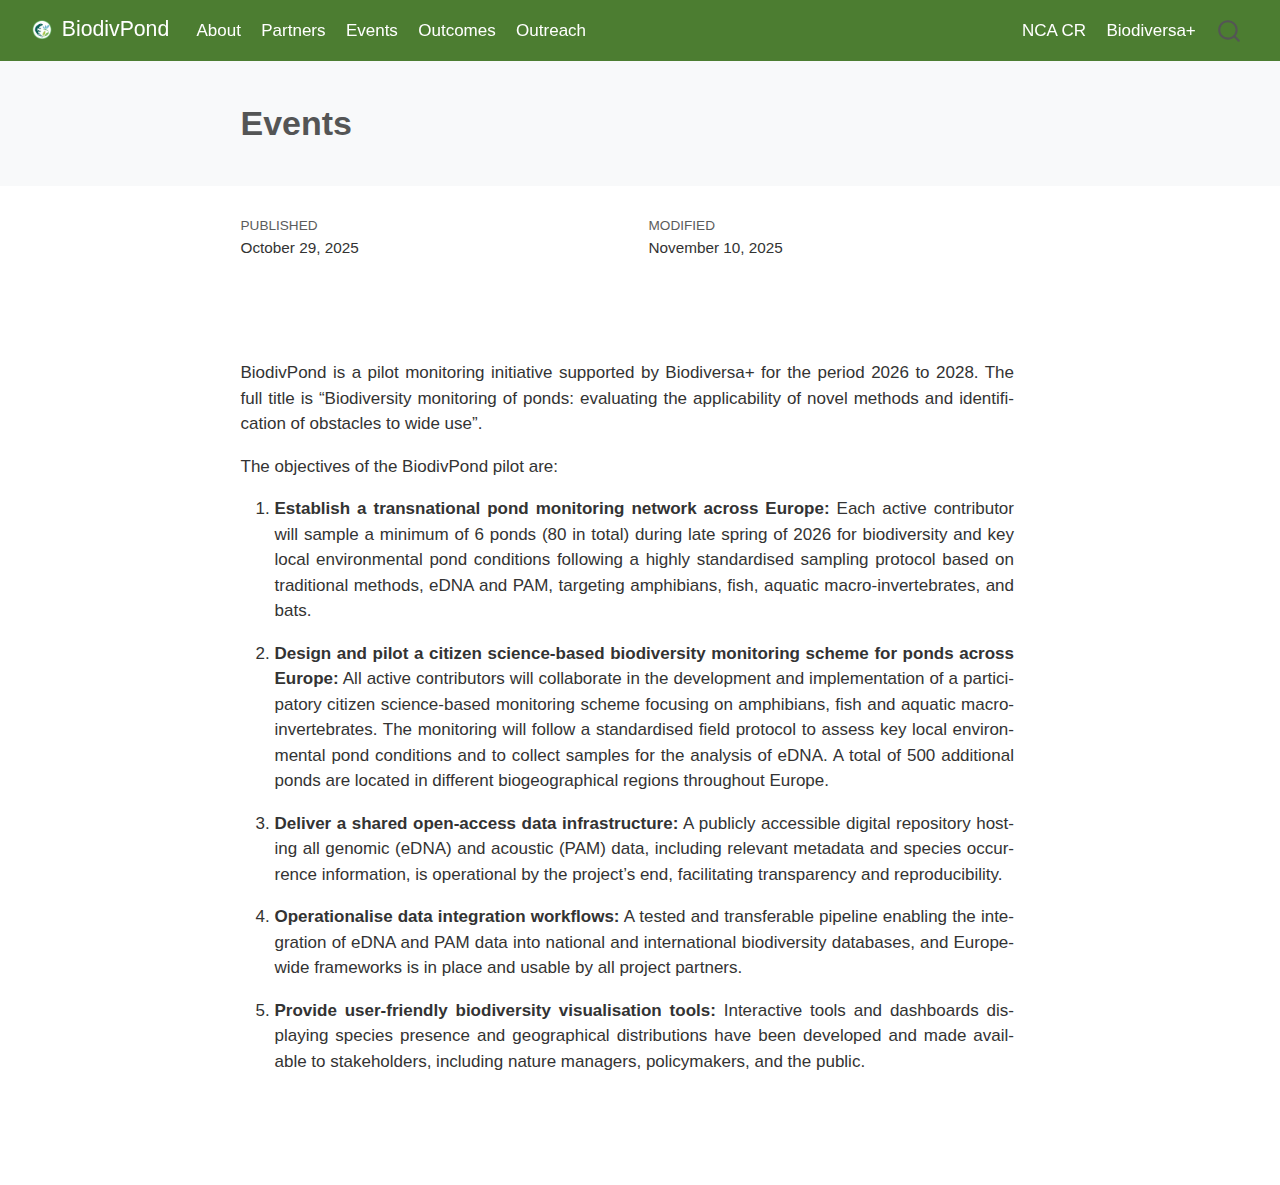
<file: docs/events.html>
<!DOCTYPE html>
<html xmlns="http://www.w3.org/1999/xhtml" lang="en" xml:lang="en"><head>

<meta charset="utf-8">
<meta name="generator" content="quarto-1.8.24">

<meta name="viewport" content="width=device-width, initial-scale=1.0, user-scalable=yes">

<meta name="dcterms.date" content="2025-10-29">

<title>Events – BiodivPond</title>
<style>
code{white-space: pre-wrap;}
span.smallcaps{font-variant: small-caps;}
div.columns{display: flex; gap: min(4vw, 1.5em);}
div.column{flex: auto; overflow-x: auto;}
div.hanging-indent{margin-left: 1.5em; text-indent: -1.5em;}
ul.task-list{list-style: none;}
ul.task-list li input[type="checkbox"] {
  width: 0.8em;
  margin: 0 0.8em 0.2em -1em; /* quarto-specific, see https://github.com/quarto-dev/quarto-cli/issues/4556 */ 
  vertical-align: middle;
}
</style>


<script src="site_libs/quarto-nav/quarto-nav.js"></script>
<script src="site_libs/quarto-nav/headroom.min.js"></script>
<script src="site_libs/clipboard/clipboard.min.js"></script>
<script src="site_libs/quarto-search/autocomplete.umd.js"></script>
<script src="site_libs/quarto-search/fuse.min.js"></script>
<script src="site_libs/quarto-search/quarto-search.js"></script>
<meta name="quarto:offset" content="./">
<link href="./Materials/Logos/biodivpond_logo_round.png" rel="icon" type="image/png">
<script src="site_libs/quarto-html/quarto.js" type="module"></script>
<script src="site_libs/quarto-html/tabsets/tabsets.js" type="module"></script>
<script src="site_libs/quarto-html/axe/axe-check.js" type="module"></script>
<script src="site_libs/quarto-html/popper.min.js"></script>
<script src="site_libs/quarto-html/tippy.umd.min.js"></script>
<link href="site_libs/quarto-html/tippy.css" rel="stylesheet">
<link href="site_libs/quarto-html/quarto-syntax-highlighting-dc55a5b9e770e841cd82e46aadbfb9b0.css" rel="stylesheet" id="quarto-text-highlighting-styles">
<script src="site_libs/bootstrap/bootstrap.min.js"></script>
<link href="site_libs/bootstrap/bootstrap-icons.css" rel="stylesheet">
<link href="site_libs/bootstrap/bootstrap-e31584831b205ffbb2d98406f31c2a5b.min.css" rel="stylesheet" append-hash="true" id="quarto-bootstrap" data-mode="light">
<script id="quarto-search-options" type="application/json">{
  "location": "navbar",
  "copy-button": false,
  "collapse-after": 3,
  "panel-placement": "end",
  "type": "overlay",
  "limit": 50,
  "keyboard-shortcut": [
    "f",
    "/",
    "s"
  ],
  "show-item-context": false,
  "language": {
    "search-no-results-text": "No results",
    "search-matching-documents-text": "matching documents",
    "search-copy-link-title": "Copy link to search",
    "search-hide-matches-text": "Hide additional matches",
    "search-more-match-text": "more match in this document",
    "search-more-matches-text": "more matches in this document",
    "search-clear-button-title": "Clear",
    "search-text-placeholder": "",
    "search-detached-cancel-button-title": "Cancel",
    "search-submit-button-title": "Submit",
    "search-label": "Search"
  }
}</script>


<link rel="stylesheet" href="styles.css">
</head>

<body class="nav-fixed fullcontent quarto-light">

<div id="quarto-search-results"></div>
  <header id="quarto-header" class="headroom fixed-top quarto-banner">
    <nav class="navbar navbar-expand-lg " data-bs-theme="dark">
      <div class="navbar-container container-fluid">
      <div class="navbar-brand-container mx-auto">
    <a href="./index.html" class="navbar-brand navbar-brand-logo">
    <img src="./Materials/Logos/biodivpond_logo_round.png" alt="" class="navbar-logo light-content">
    <img src="./Materials/Logos/biodivpond_logo_round.png" alt="" class="navbar-logo dark-content">
    </a>
    <a class="navbar-brand" href="./index.html">
    <span class="navbar-title">BiodivPond</span>
    </a>
  </div>
            <div id="quarto-search" class="" title="Search"></div>
          <button class="navbar-toggler" type="button" data-bs-toggle="collapse" data-bs-target="#navbarCollapse" aria-controls="navbarCollapse" role="menu" aria-expanded="false" aria-label="Toggle navigation" onclick="if (window.quartoToggleHeadroom) { window.quartoToggleHeadroom(); }">
  <span class="navbar-toggler-icon"></span>
</button>
          <div class="collapse navbar-collapse" id="navbarCollapse">
            <ul class="navbar-nav navbar-nav-scroll me-auto">
  <li class="nav-item">
    <a class="nav-link" href="./about.html"> 
<span class="menu-text">About</span></a>
  </li>  
  <li class="nav-item">
    <a class="nav-link" href="./partners.html"> 
<span class="menu-text">Partners</span></a>
  </li>  
  <li class="nav-item">
    <a class="nav-link active" href="./events.html" aria-current="page"> 
<span class="menu-text">Events</span></a>
  </li>  
  <li class="nav-item">
    <a class="nav-link" href="./outcomes.html"> 
<span class="menu-text">Outcomes</span></a>
  </li>  
  <li class="nav-item">
    <a class="nav-link" href="./outreach.html"> 
<span class="menu-text">Outreach</span></a>
  </li>  
</ul>
            <ul class="navbar-nav navbar-nav-scroll ms-auto">
  <li class="nav-item">
    <a class="nav-link" href="https://aopk.gov.cz/web/en"> 
<span class="menu-text">NCA CR</span></a>
  </li>  
  <li class="nav-item">
    <a class="nav-link" href="https://www.biodiversa.eu/"> 
<span class="menu-text">Biodiversa+</span></a>
  </li>  
</ul>
          </div> <!-- /navcollapse -->
            <div class="quarto-navbar-tools">
</div>
      </div> <!-- /container-fluid -->
    </nav>
</header>
<!-- content -->
<header id="title-block-header" class="quarto-title-block default page-columns page-full">
  <div class="quarto-title-banner page-columns page-full">
    <div class="quarto-title column-body">
      <h1 class="title">Events</h1>
                      </div>
  </div>
  <div class="quarto-title-meta">
      <div>
      <div class="quarto-title-meta-heading">Published</div>
      <div class="quarto-title-meta-contents">
        <p class="date">October 29, 2025</p>
      </div>
    </div>
      <div>
      <div class="quarto-title-meta-heading">Modified</div>
      <div class="quarto-title-meta-contents">
        <p class="date-modified">November 10, 2025</p>
      </div>
    </div>
    </div>
  </header><div id="quarto-content" class="quarto-container page-columns page-rows-contents page-layout-article page-navbar">
<!-- sidebar -->
<!-- margin-sidebar -->
    
<!-- main -->
<main class="content quarto-banner-title-block page-columns page-full" id="quarto-document-content">





<div class="quarto-about-solana column-body">
  <div class="about-entity">
    <div class="entity-contents">
       
      <div class="about-contents"><div id="hero-heading">
<p>BiodivPond is a pilot monitoring initiative supported by Biodiversa+ for the period 2026 to 2028. The full title is “Biodiversity monitoring of ponds: evaluating the applicability of novel methods and identification of obstacles to wide use”.</p>
<p>The objectives of the BiodivPond pilot are:</p>
<ol type="1">
<li><p><strong>Establish a transnational pond monitoring network across Europe:</strong> Each active contributor will sample a minimum of 6 ponds (80 in total) during late spring of 2026 for biodiversity and key local environmental pond conditions following a highly standardised sampling protocol based on traditional methods, eDNA and PAM, targeting amphibians, fish, aquatic macro-invertebrates, and bats.</p></li>
<li><p><strong>Design and pilot a citizen science-based biodiversity monitoring scheme for ponds across Europe:</strong> All active contributors will collaborate in the development and implementation of a participatory citizen science-based monitoring scheme focusing on amphibians, fish and aquatic macro-invertebrates. The monitoring will follow a standardised field protocol to assess key local environmental pond conditions and to collect samples for the analysis of eDNA. A total of 500 additional ponds are located in different biogeographical regions throughout Europe.</p></li>
<li><p><strong>Deliver a shared open-access data infrastructure:</strong> A publicly accessible digital repository hosting all genomic (eDNA) and acoustic (PAM) data, including relevant metadata and species occurrence information, is operational by the project’s end, facilitating transparency and reproducibility.</p></li>
<li><p><strong>Operationalise data integration workflows:</strong> A tested and transferable pipeline enabling the integration of eDNA and PAM data into national and international biodiversity databases, and Europe-wide frameworks is in place and usable by all project partners.</p></li>
<li><p><strong>Provide user-friendly biodiversity visualisation tools:</strong> Interactive tools and dashboards displaying species presence and geographical distributions have been developed and made available to stakeholders, including nature managers, policymakers, and the public.</p></li>
</ol>
</div></div>
    </div>
  </div>
</div>





</main> <!-- /main -->
<script id="quarto-html-after-body" type="application/javascript">
  window.document.addEventListener("DOMContentLoaded", function (event) {
    const isCodeAnnotation = (el) => {
      for (const clz of el.classList) {
        if (clz.startsWith('code-annotation-')) {                     
          return true;
        }
      }
      return false;
    }
    const onCopySuccess = function(e) {
      // button target
      const button = e.trigger;
      // don't keep focus
      button.blur();
      // flash "checked"
      button.classList.add('code-copy-button-checked');
      var currentTitle = button.getAttribute("title");
      button.setAttribute("title", "Copied!");
      let tooltip;
      if (window.bootstrap) {
        button.setAttribute("data-bs-toggle", "tooltip");
        button.setAttribute("data-bs-placement", "left");
        button.setAttribute("data-bs-title", "Copied!");
        tooltip = new bootstrap.Tooltip(button, 
          { trigger: "manual", 
            customClass: "code-copy-button-tooltip",
            offset: [0, -8]});
        tooltip.show();    
      }
      setTimeout(function() {
        if (tooltip) {
          tooltip.hide();
          button.removeAttribute("data-bs-title");
          button.removeAttribute("data-bs-toggle");
          button.removeAttribute("data-bs-placement");
        }
        button.setAttribute("title", currentTitle);
        button.classList.remove('code-copy-button-checked');
      }, 1000);
      // clear code selection
      e.clearSelection();
    }
    const getTextToCopy = function(trigger) {
      const outerScaffold = trigger.parentElement.cloneNode(true);
      const codeEl = outerScaffold.querySelector('code');
      for (const childEl of codeEl.children) {
        if (isCodeAnnotation(childEl)) {
          childEl.remove();
        }
      }
      return codeEl.innerText;
    }
    const clipboard = new window.ClipboardJS('.code-copy-button:not([data-in-quarto-modal])', {
      text: getTextToCopy
    });
    clipboard.on('success', onCopySuccess);
    if (window.document.getElementById('quarto-embedded-source-code-modal')) {
      const clipboardModal = new window.ClipboardJS('.code-copy-button[data-in-quarto-modal]', {
        text: getTextToCopy,
        container: window.document.getElementById('quarto-embedded-source-code-modal')
      });
      clipboardModal.on('success', onCopySuccess);
    }
      var localhostRegex = new RegExp(/^(?:http|https):\/\/localhost\:?[0-9]*\//);
      var mailtoRegex = new RegExp(/^mailto:/);
        var filterRegex = new RegExp("https:\/\/biodivpond\.github\.io");
      var isInternal = (href) => {
          return filterRegex.test(href) || localhostRegex.test(href) || mailtoRegex.test(href);
      }
      // Inspect non-navigation links and adorn them if external
     var links = window.document.querySelectorAll('a[href]:not(.nav-link):not(.navbar-brand):not(.toc-action):not(.sidebar-link):not(.sidebar-item-toggle):not(.pagination-link):not(.no-external):not([aria-hidden]):not(.dropdown-item):not(.quarto-navigation-tool):not(.about-link)');
      for (var i=0; i<links.length; i++) {
        const link = links[i];
        if (!isInternal(link.href)) {
          // undo the damage that might have been done by quarto-nav.js in the case of
          // links that we want to consider external
          if (link.dataset.originalHref !== undefined) {
            link.href = link.dataset.originalHref;
          }
        }
      }
    function tippyHover(el, contentFn, onTriggerFn, onUntriggerFn) {
      const config = {
        allowHTML: true,
        maxWidth: 500,
        delay: 100,
        arrow: false,
        appendTo: function(el) {
            return el.parentElement;
        },
        interactive: true,
        interactiveBorder: 10,
        theme: 'quarto',
        placement: 'bottom-start',
      };
      if (contentFn) {
        config.content = contentFn;
      }
      if (onTriggerFn) {
        config.onTrigger = onTriggerFn;
      }
      if (onUntriggerFn) {
        config.onUntrigger = onUntriggerFn;
      }
      window.tippy(el, config); 
    }
    const noterefs = window.document.querySelectorAll('a[role="doc-noteref"]');
    for (var i=0; i<noterefs.length; i++) {
      const ref = noterefs[i];
      tippyHover(ref, function() {
        // use id or data attribute instead here
        let href = ref.getAttribute('data-footnote-href') || ref.getAttribute('href');
        try { href = new URL(href).hash; } catch {}
        const id = href.replace(/^#\/?/, "");
        const note = window.document.getElementById(id);
        if (note) {
          return note.innerHTML;
        } else {
          return "";
        }
      });
    }
    const xrefs = window.document.querySelectorAll('a.quarto-xref');
    const processXRef = (id, note) => {
      // Strip column container classes
      const stripColumnClz = (el) => {
        el.classList.remove("page-full", "page-columns");
        if (el.children) {
          for (const child of el.children) {
            stripColumnClz(child);
          }
        }
      }
      stripColumnClz(note)
      if (id === null || id.startsWith('sec-')) {
        // Special case sections, only their first couple elements
        const container = document.createElement("div");
        if (note.children && note.children.length > 2) {
          container.appendChild(note.children[0].cloneNode(true));
          for (let i = 1; i < note.children.length; i++) {
            const child = note.children[i];
            if (child.tagName === "P" && child.innerText === "") {
              continue;
            } else {
              container.appendChild(child.cloneNode(true));
              break;
            }
          }
          if (window.Quarto?.typesetMath) {
            window.Quarto.typesetMath(container);
          }
          return container.innerHTML
        } else {
          if (window.Quarto?.typesetMath) {
            window.Quarto.typesetMath(note);
          }
          return note.innerHTML;
        }
      } else {
        // Remove any anchor links if they are present
        const anchorLink = note.querySelector('a.anchorjs-link');
        if (anchorLink) {
          anchorLink.remove();
        }
        if (window.Quarto?.typesetMath) {
          window.Quarto.typesetMath(note);
        }
        if (note.classList.contains("callout")) {
          return note.outerHTML;
        } else {
          return note.innerHTML;
        }
      }
    }
    for (var i=0; i<xrefs.length; i++) {
      const xref = xrefs[i];
      tippyHover(xref, undefined, function(instance) {
        instance.disable();
        let url = xref.getAttribute('href');
        let hash = undefined; 
        if (url.startsWith('#')) {
          hash = url;
        } else {
          try { hash = new URL(url).hash; } catch {}
        }
        if (hash) {
          const id = hash.replace(/^#\/?/, "");
          const note = window.document.getElementById(id);
          if (note !== null) {
            try {
              const html = processXRef(id, note.cloneNode(true));
              instance.setContent(html);
            } finally {
              instance.enable();
              instance.show();
            }
          } else {
            // See if we can fetch this
            fetch(url.split('#')[0])
            .then(res => res.text())
            .then(html => {
              const parser = new DOMParser();
              const htmlDoc = parser.parseFromString(html, "text/html");
              const note = htmlDoc.getElementById(id);
              if (note !== null) {
                const html = processXRef(id, note);
                instance.setContent(html);
              } 
            }).finally(() => {
              instance.enable();
              instance.show();
            });
          }
        } else {
          // See if we can fetch a full url (with no hash to target)
          // This is a special case and we should probably do some content thinning / targeting
          fetch(url)
          .then(res => res.text())
          .then(html => {
            const parser = new DOMParser();
            const htmlDoc = parser.parseFromString(html, "text/html");
            const note = htmlDoc.querySelector('main.content');
            if (note !== null) {
              // This should only happen for chapter cross references
              // (since there is no id in the URL)
              // remove the first header
              if (note.children.length > 0 && note.children[0].tagName === "HEADER") {
                note.children[0].remove();
              }
              const html = processXRef(null, note);
              instance.setContent(html);
            } 
          }).finally(() => {
            instance.enable();
            instance.show();
          });
        }
      }, function(instance) {
      });
    }
        let selectedAnnoteEl;
        const selectorForAnnotation = ( cell, annotation) => {
          let cellAttr = 'data-code-cell="' + cell + '"';
          let lineAttr = 'data-code-annotation="' +  annotation + '"';
          const selector = 'span[' + cellAttr + '][' + lineAttr + ']';
          return selector;
        }
        const selectCodeLines = (annoteEl) => {
          const doc = window.document;
          const targetCell = annoteEl.getAttribute("data-target-cell");
          const targetAnnotation = annoteEl.getAttribute("data-target-annotation");
          const annoteSpan = window.document.querySelector(selectorForAnnotation(targetCell, targetAnnotation));
          const lines = annoteSpan.getAttribute("data-code-lines").split(",");
          const lineIds = lines.map((line) => {
            return targetCell + "-" + line;
          })
          let top = null;
          let height = null;
          let parent = null;
          if (lineIds.length > 0) {
              //compute the position of the single el (top and bottom and make a div)
              const el = window.document.getElementById(lineIds[0]);
              top = el.offsetTop;
              height = el.offsetHeight;
              parent = el.parentElement.parentElement;
            if (lineIds.length > 1) {
              const lastEl = window.document.getElementById(lineIds[lineIds.length - 1]);
              const bottom = lastEl.offsetTop + lastEl.offsetHeight;
              height = bottom - top;
            }
            if (top !== null && height !== null && parent !== null) {
              // cook up a div (if necessary) and position it 
              let div = window.document.getElementById("code-annotation-line-highlight");
              if (div === null) {
                div = window.document.createElement("div");
                div.setAttribute("id", "code-annotation-line-highlight");
                div.style.position = 'absolute';
                parent.appendChild(div);
              }
              div.style.top = top - 2 + "px";
              div.style.height = height + 4 + "px";
              div.style.left = 0;
              let gutterDiv = window.document.getElementById("code-annotation-line-highlight-gutter");
              if (gutterDiv === null) {
                gutterDiv = window.document.createElement("div");
                gutterDiv.setAttribute("id", "code-annotation-line-highlight-gutter");
                gutterDiv.style.position = 'absolute';
                const codeCell = window.document.getElementById(targetCell);
                const gutter = codeCell.querySelector('.code-annotation-gutter');
                gutter.appendChild(gutterDiv);
              }
              gutterDiv.style.top = top - 2 + "px";
              gutterDiv.style.height = height + 4 + "px";
            }
            selectedAnnoteEl = annoteEl;
          }
        };
        const unselectCodeLines = () => {
          const elementsIds = ["code-annotation-line-highlight", "code-annotation-line-highlight-gutter"];
          elementsIds.forEach((elId) => {
            const div = window.document.getElementById(elId);
            if (div) {
              div.remove();
            }
          });
          selectedAnnoteEl = undefined;
        };
          // Handle positioning of the toggle
      window.addEventListener(
        "resize",
        throttle(() => {
          elRect = undefined;
          if (selectedAnnoteEl) {
            selectCodeLines(selectedAnnoteEl);
          }
        }, 10)
      );
      function throttle(fn, ms) {
      let throttle = false;
      let timer;
        return (...args) => {
          if(!throttle) { // first call gets through
              fn.apply(this, args);
              throttle = true;
          } else { // all the others get throttled
              if(timer) clearTimeout(timer); // cancel #2
              timer = setTimeout(() => {
                fn.apply(this, args);
                timer = throttle = false;
              }, ms);
          }
        };
      }
        // Attach click handler to the DT
        const annoteDls = window.document.querySelectorAll('dt[data-target-cell]');
        for (const annoteDlNode of annoteDls) {
          annoteDlNode.addEventListener('click', (event) => {
            const clickedEl = event.target;
            if (clickedEl !== selectedAnnoteEl) {
              unselectCodeLines();
              const activeEl = window.document.querySelector('dt[data-target-cell].code-annotation-active');
              if (activeEl) {
                activeEl.classList.remove('code-annotation-active');
              }
              selectCodeLines(clickedEl);
              clickedEl.classList.add('code-annotation-active');
            } else {
              // Unselect the line
              unselectCodeLines();
              clickedEl.classList.remove('code-annotation-active');
            }
          });
        }
    const findCites = (el) => {
      const parentEl = el.parentElement;
      if (parentEl) {
        const cites = parentEl.dataset.cites;
        if (cites) {
          return {
            el,
            cites: cites.split(' ')
          };
        } else {
          return findCites(el.parentElement)
        }
      } else {
        return undefined;
      }
    };
    var bibliorefs = window.document.querySelectorAll('a[role="doc-biblioref"]');
    for (var i=0; i<bibliorefs.length; i++) {
      const ref = bibliorefs[i];
      const citeInfo = findCites(ref);
      if (citeInfo) {
        tippyHover(citeInfo.el, function() {
          var popup = window.document.createElement('div');
          citeInfo.cites.forEach(function(cite) {
            var citeDiv = window.document.createElement('div');
            citeDiv.classList.add('hanging-indent');
            citeDiv.classList.add('csl-entry');
            var biblioDiv = window.document.getElementById('ref-' + cite);
            if (biblioDiv) {
              citeDiv.innerHTML = biblioDiv.innerHTML;
            }
            popup.appendChild(citeDiv);
          });
          return popup.innerHTML;
        });
      }
    }
  });
  </script>
</div> <!-- /content -->




</body></html>
</file>
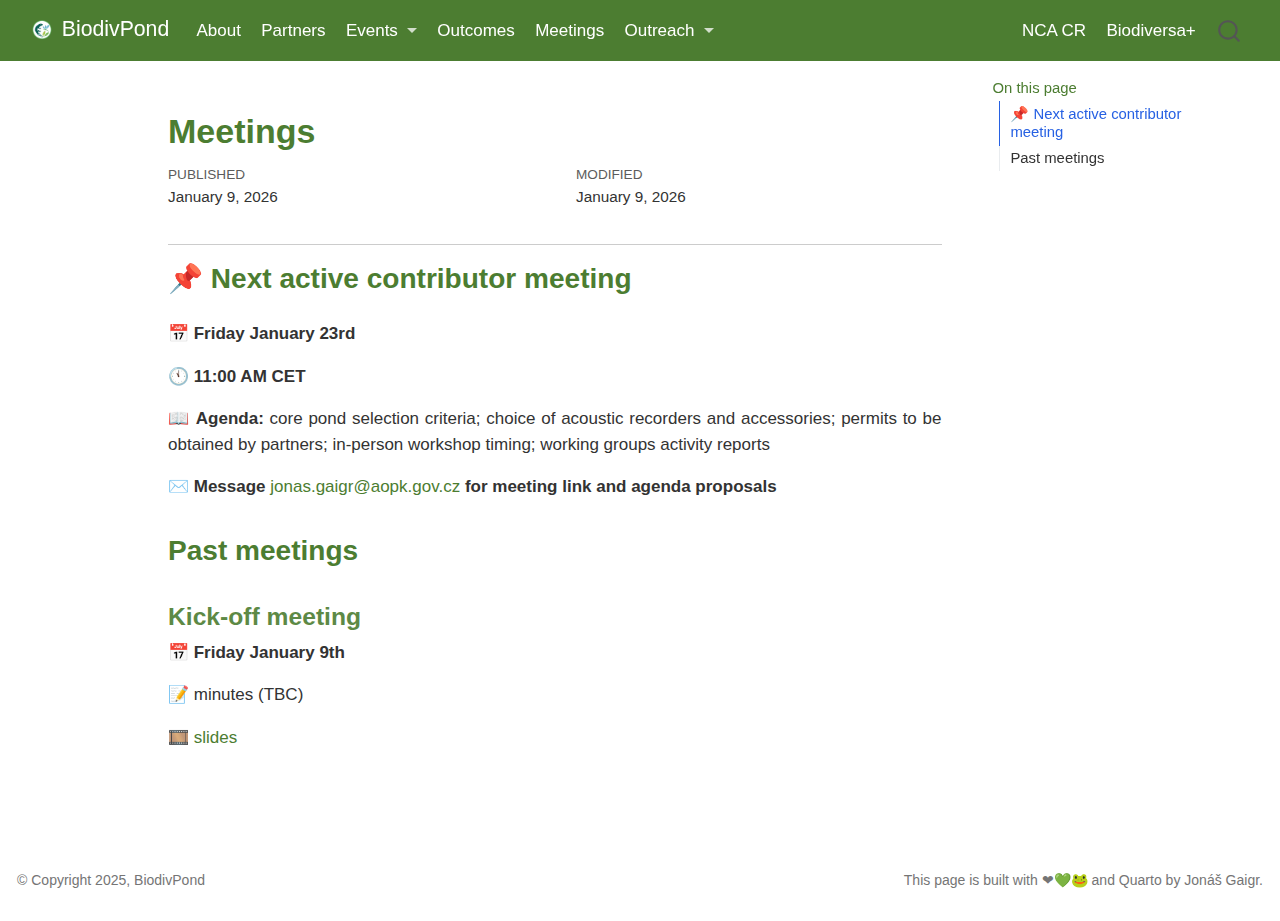
<file: docs/meetings.html>
<!DOCTYPE html>
<html xmlns="http://www.w3.org/1999/xhtml" lang="en" xml:lang="en"><head>

<meta charset="utf-8">
<meta name="generator" content="quarto-1.8.24">

<meta name="viewport" content="width=device-width, initial-scale=1.0, user-scalable=yes">

<meta name="dcterms.date" content="2026-01-09">

<title>Meetings – BiodivPond</title>
<style>
code{white-space: pre-wrap;}
span.smallcaps{font-variant: small-caps;}
div.columns{display: flex; gap: min(4vw, 1.5em);}
div.column{flex: auto; overflow-x: auto;}
div.hanging-indent{margin-left: 1.5em; text-indent: -1.5em;}
ul.task-list{list-style: none;}
ul.task-list li input[type="checkbox"] {
  width: 0.8em;
  margin: 0 0.8em 0.2em -1em; /* quarto-specific, see https://github.com/quarto-dev/quarto-cli/issues/4556 */ 
  vertical-align: middle;
}
</style>


<script src="site_libs/quarto-nav/quarto-nav.js"></script>
<script src="site_libs/quarto-nav/headroom.min.js"></script>
<script src="site_libs/clipboard/clipboard.min.js"></script>
<script src="site_libs/quarto-search/autocomplete.umd.js"></script>
<script src="site_libs/quarto-search/fuse.min.js"></script>
<script src="site_libs/quarto-search/quarto-search.js"></script>
<meta name="quarto:offset" content="./">
<link href="./Materials/Logos/biodivpond_logo_round.png" rel="icon" type="image/png">
<script src="site_libs/quarto-html/quarto.js" type="module"></script>
<script src="site_libs/quarto-html/tabsets/tabsets.js" type="module"></script>
<script src="site_libs/quarto-html/axe/axe-check.js" type="module"></script>
<script src="site_libs/quarto-html/popper.min.js"></script>
<script src="site_libs/quarto-html/tippy.umd.min.js"></script>
<link href="site_libs/quarto-html/tippy.css" rel="stylesheet">
<link href="site_libs/quarto-html/quarto-syntax-highlighting-dc55a5b9e770e841cd82e46aadbfb9b0.css" rel="stylesheet" id="quarto-text-highlighting-styles">
<script src="site_libs/bootstrap/bootstrap.min.js"></script>
<link href="site_libs/bootstrap/bootstrap-icons.css" rel="stylesheet">
<link href="site_libs/bootstrap/bootstrap-e31584831b205ffbb2d98406f31c2a5b.min.css" rel="stylesheet" append-hash="true" id="quarto-bootstrap" data-mode="light">
<script id="quarto-search-options" type="application/json">{
  "location": "navbar",
  "copy-button": false,
  "collapse-after": 3,
  "panel-placement": "end",
  "type": "overlay",
  "limit": 50,
  "keyboard-shortcut": [
    "f",
    "/",
    "s"
  ],
  "show-item-context": false,
  "language": {
    "search-no-results-text": "No results",
    "search-matching-documents-text": "matching documents",
    "search-copy-link-title": "Copy link to search",
    "search-hide-matches-text": "Hide additional matches",
    "search-more-match-text": "more match in this document",
    "search-more-matches-text": "more matches in this document",
    "search-clear-button-title": "Clear",
    "search-text-placeholder": "",
    "search-detached-cancel-button-title": "Cancel",
    "search-submit-button-title": "Submit",
    "search-label": "Search"
  }
}</script>


<link rel="stylesheet" href="styles.css">
</head>

<body class="nav-fixed quarto-light">

<div id="quarto-search-results"></div>
  <header id="quarto-header" class="headroom fixed-top">
    <nav class="navbar navbar-expand-lg " data-bs-theme="dark">
      <div class="navbar-container container-fluid">
      <div class="navbar-brand-container mx-auto">
    <a href="./index.html" class="navbar-brand navbar-brand-logo">
    <img src="./Materials/Logos/biodivpond_logo_round.png" alt="" class="navbar-logo light-content">
    <img src="./Materials/Logos/biodivpond_logo_round.png" alt="" class="navbar-logo dark-content">
    </a>
    <a class="navbar-brand" href="./index.html">
    <span class="navbar-title">BiodivPond</span>
    </a>
  </div>
            <div id="quarto-search" class="" title="Search"></div>
          <button class="navbar-toggler" type="button" data-bs-toggle="collapse" data-bs-target="#navbarCollapse" aria-controls="navbarCollapse" role="menu" aria-expanded="false" aria-label="Toggle navigation" onclick="if (window.quartoToggleHeadroom) { window.quartoToggleHeadroom(); }">
  <span class="navbar-toggler-icon"></span>
</button>
          <div class="collapse navbar-collapse" id="navbarCollapse">
            <ul class="navbar-nav navbar-nav-scroll me-auto">
  <li class="nav-item">
    <a class="nav-link" href="./about.html"> 
<span class="menu-text">About</span></a>
  </li>  
  <li class="nav-item">
    <a class="nav-link" href="./partners.html"> 
<span class="menu-text">Partners</span></a>
  </li>  
  <li class="nav-item dropdown ">
    <a class="nav-link dropdown-toggle" href="#" id="nav-menu-events" role="link" data-bs-toggle="dropdown" aria-expanded="false">
 <span class="menu-text">Events</span>
    </a>
    <ul class="dropdown-menu" aria-labelledby="nav-menu-events">    
        <li>
    <a class="dropdown-item" href="./workshop_2026.html">
 <span class="dropdown-text">Partner workshop 2026</span></a>
  </li>  
        <li>
    <a class="dropdown-item" href="./natworkshops.html">
 <span class="dropdown-text">National workshops</span></a>
  </li>  
    </ul>
  </li>
  <li class="nav-item">
    <a class="nav-link" href="./outcomes.html"> 
<span class="menu-text">Outcomes</span></a>
  </li>  
  <li class="nav-item">
    <a class="nav-link active" href="./meetings.html" aria-current="page"> 
<span class="menu-text">Meetings</span></a>
  </li>  
  <li class="nav-item dropdown ">
    <a class="nav-link dropdown-toggle" href="#" id="nav-menu-outreach" role="link" data-bs-toggle="dropdown" aria-expanded="false">
 <span class="menu-text">Outreach</span>
    </a>
    <ul class="dropdown-menu" aria-labelledby="nav-menu-outreach">    
        <li>
    <a class="dropdown-item" href="./blogposts.html">
 <span class="dropdown-text">Blog posts</span></a>
  </li>  
    </ul>
  </li>
</ul>
            <ul class="navbar-nav navbar-nav-scroll ms-auto">
  <li class="nav-item">
    <a class="nav-link" href="https://aopk.gov.cz/web/en"> 
<span class="menu-text">NCA CR</span></a>
  </li>  
  <li class="nav-item">
    <a class="nav-link" href="https://www.biodiversa.eu/"> 
<span class="menu-text">Biodiversa+</span></a>
  </li>  
</ul>
          </div> <!-- /navcollapse -->
            <div class="quarto-navbar-tools">
</div>
      </div> <!-- /container-fluid -->
    </nav>
</header>
<!-- content -->
<div id="quarto-content" class="quarto-container page-columns page-rows-contents page-layout-article page-navbar">
<!-- sidebar -->
<!-- margin-sidebar -->
    <div id="quarto-margin-sidebar" class="sidebar margin-sidebar">
        <nav id="TOC" role="doc-toc" class="toc-active">
    <h2 id="toc-title">On this page</h2>
  <ul>
  <li><a href="#next-active-contributor-meeting" id="toc-next-active-contributor-meeting" class="nav-link active" data-scroll-target="#next-active-contributor-meeting">📌 Next active contributor meeting</a></li>
  <li><a href="#past-meetings" id="toc-past-meetings" class="nav-link" data-scroll-target="#past-meetings">Past meetings</a>
  <ul class="collapse">
  <li><a href="#kick-off-meeting" id="toc-kick-off-meeting" class="nav-link" data-scroll-target="#kick-off-meeting">Kick-off meeting</a></li>
  </ul></li>
  </ul>
</nav>
    </div>
<!-- main -->
<div class="quarto-about-solana column-body">
  <div class="about-entity">
    <div class="entity-contents">
      <header id="title-block-header" class="quarto-title-block default">
<div class="quarto-title">
<h1 class="title">Meetings</h1>
</div>
<div class="quarto-title-meta">
    <div>
    <div class="quarto-title-meta-heading">Published</div>
    <div class="quarto-title-meta-contents">
      <p class="date">January 9, 2026</p>
    </div>
  </div>
    <div>
    <div class="quarto-title-meta-heading">Modified</div>
    <div class="quarto-title-meta-contents">
      <p class="date-modified">January 9, 2026</p>
    </div>
  </div>
  </div>
</header> 
      <div class="about-contents"><main class="content" id="quarto-document-content">

<hr>
<section id="next-active-contributor-meeting" class="level2 callout-red">
<h2 data-anchor-id="next-active-contributor-meeting">📌 Next active contributor meeting</h2>
<p>📅 <strong>Friday January 23rd</strong></p>
<p>🕚 <strong>11:00 AM CET</strong></p>
<p>📖 <strong>Agenda:</strong> core pond selection criteria; choice of acoustic recorders and accessories; permits to be obtained by partners; in-person workshop timing; working groups activity reports</p>
<p>✉️ <strong>Message <a href="jonas.gaigr@aopk.gov.cz">jonas.gaigr@aopk.gov.cz</a> for meeting link and agenda proposals</strong></p>
</section>
<section id="past-meetings" class="level2">
<h2 data-anchor-id="past-meetings">Past meetings</h2>
<section id="kick-off-meeting" class="level3">
<h3 data-anchor-id="kick-off-meeting">Kick-off meeting</h3>
<p>📅 <strong>Friday January 9th</strong></p>
<p>📝 minutes (TBC)</p>
<p>🎞️ <a href="meetings/slides/BiodivPond_20250109.pptx.pdf">slides</a></p>


</section>
</section>
</main></div>
    </div>
  </div>
</div>
 <!-- /main -->
<script id="quarto-html-after-body" type="application/javascript">
  window.document.addEventListener("DOMContentLoaded", function (event) {
    const isCodeAnnotation = (el) => {
      for (const clz of el.classList) {
        if (clz.startsWith('code-annotation-')) {                     
          return true;
        }
      }
      return false;
    }
    const onCopySuccess = function(e) {
      // button target
      const button = e.trigger;
      // don't keep focus
      button.blur();
      // flash "checked"
      button.classList.add('code-copy-button-checked');
      var currentTitle = button.getAttribute("title");
      button.setAttribute("title", "Copied!");
      let tooltip;
      if (window.bootstrap) {
        button.setAttribute("data-bs-toggle", "tooltip");
        button.setAttribute("data-bs-placement", "left");
        button.setAttribute("data-bs-title", "Copied!");
        tooltip = new bootstrap.Tooltip(button, 
          { trigger: "manual", 
            customClass: "code-copy-button-tooltip",
            offset: [0, -8]});
        tooltip.show();    
      }
      setTimeout(function() {
        if (tooltip) {
          tooltip.hide();
          button.removeAttribute("data-bs-title");
          button.removeAttribute("data-bs-toggle");
          button.removeAttribute("data-bs-placement");
        }
        button.setAttribute("title", currentTitle);
        button.classList.remove('code-copy-button-checked');
      }, 1000);
      // clear code selection
      e.clearSelection();
    }
    const getTextToCopy = function(trigger) {
      const outerScaffold = trigger.parentElement.cloneNode(true);
      const codeEl = outerScaffold.querySelector('code');
      for (const childEl of codeEl.children) {
        if (isCodeAnnotation(childEl)) {
          childEl.remove();
        }
      }
      return codeEl.innerText;
    }
    const clipboard = new window.ClipboardJS('.code-copy-button:not([data-in-quarto-modal])', {
      text: getTextToCopy
    });
    clipboard.on('success', onCopySuccess);
    if (window.document.getElementById('quarto-embedded-source-code-modal')) {
      const clipboardModal = new window.ClipboardJS('.code-copy-button[data-in-quarto-modal]', {
        text: getTextToCopy,
        container: window.document.getElementById('quarto-embedded-source-code-modal')
      });
      clipboardModal.on('success', onCopySuccess);
    }
      var localhostRegex = new RegExp(/^(?:http|https):\/\/localhost\:?[0-9]*\//);
      var mailtoRegex = new RegExp(/^mailto:/);
        var filterRegex = new RegExp("https:\/\/biodivpond\.github\.io");
      var isInternal = (href) => {
          return filterRegex.test(href) || localhostRegex.test(href) || mailtoRegex.test(href);
      }
      // Inspect non-navigation links and adorn them if external
     var links = window.document.querySelectorAll('a[href]:not(.nav-link):not(.navbar-brand):not(.toc-action):not(.sidebar-link):not(.sidebar-item-toggle):not(.pagination-link):not(.no-external):not([aria-hidden]):not(.dropdown-item):not(.quarto-navigation-tool):not(.about-link)');
      for (var i=0; i<links.length; i++) {
        const link = links[i];
        if (!isInternal(link.href)) {
          // undo the damage that might have been done by quarto-nav.js in the case of
          // links that we want to consider external
          if (link.dataset.originalHref !== undefined) {
            link.href = link.dataset.originalHref;
          }
        }
      }
    function tippyHover(el, contentFn, onTriggerFn, onUntriggerFn) {
      const config = {
        allowHTML: true,
        maxWidth: 500,
        delay: 100,
        arrow: false,
        appendTo: function(el) {
            return el.parentElement;
        },
        interactive: true,
        interactiveBorder: 10,
        theme: 'quarto',
        placement: 'bottom-start',
      };
      if (contentFn) {
        config.content = contentFn;
      }
      if (onTriggerFn) {
        config.onTrigger = onTriggerFn;
      }
      if (onUntriggerFn) {
        config.onUntrigger = onUntriggerFn;
      }
      window.tippy(el, config); 
    }
    const noterefs = window.document.querySelectorAll('a[role="doc-noteref"]');
    for (var i=0; i<noterefs.length; i++) {
      const ref = noterefs[i];
      tippyHover(ref, function() {
        // use id or data attribute instead here
        let href = ref.getAttribute('data-footnote-href') || ref.getAttribute('href');
        try { href = new URL(href).hash; } catch {}
        const id = href.replace(/^#\/?/, "");
        const note = window.document.getElementById(id);
        if (note) {
          return note.innerHTML;
        } else {
          return "";
        }
      });
    }
    const xrefs = window.document.querySelectorAll('a.quarto-xref');
    const processXRef = (id, note) => {
      // Strip column container classes
      const stripColumnClz = (el) => {
        el.classList.remove("page-full", "page-columns");
        if (el.children) {
          for (const child of el.children) {
            stripColumnClz(child);
          }
        }
      }
      stripColumnClz(note)
      if (id === null || id.startsWith('sec-')) {
        // Special case sections, only their first couple elements
        const container = document.createElement("div");
        if (note.children && note.children.length > 2) {
          container.appendChild(note.children[0].cloneNode(true));
          for (let i = 1; i < note.children.length; i++) {
            const child = note.children[i];
            if (child.tagName === "P" && child.innerText === "") {
              continue;
            } else {
              container.appendChild(child.cloneNode(true));
              break;
            }
          }
          if (window.Quarto?.typesetMath) {
            window.Quarto.typesetMath(container);
          }
          return container.innerHTML
        } else {
          if (window.Quarto?.typesetMath) {
            window.Quarto.typesetMath(note);
          }
          return note.innerHTML;
        }
      } else {
        // Remove any anchor links if they are present
        const anchorLink = note.querySelector('a.anchorjs-link');
        if (anchorLink) {
          anchorLink.remove();
        }
        if (window.Quarto?.typesetMath) {
          window.Quarto.typesetMath(note);
        }
        if (note.classList.contains("callout")) {
          return note.outerHTML;
        } else {
          return note.innerHTML;
        }
      }
    }
    for (var i=0; i<xrefs.length; i++) {
      const xref = xrefs[i];
      tippyHover(xref, undefined, function(instance) {
        instance.disable();
        let url = xref.getAttribute('href');
        let hash = undefined; 
        if (url.startsWith('#')) {
          hash = url;
        } else {
          try { hash = new URL(url).hash; } catch {}
        }
        if (hash) {
          const id = hash.replace(/^#\/?/, "");
          const note = window.document.getElementById(id);
          if (note !== null) {
            try {
              const html = processXRef(id, note.cloneNode(true));
              instance.setContent(html);
            } finally {
              instance.enable();
              instance.show();
            }
          } else {
            // See if we can fetch this
            fetch(url.split('#')[0])
            .then(res => res.text())
            .then(html => {
              const parser = new DOMParser();
              const htmlDoc = parser.parseFromString(html, "text/html");
              const note = htmlDoc.getElementById(id);
              if (note !== null) {
                const html = processXRef(id, note);
                instance.setContent(html);
              } 
            }).finally(() => {
              instance.enable();
              instance.show();
            });
          }
        } else {
          // See if we can fetch a full url (with no hash to target)
          // This is a special case and we should probably do some content thinning / targeting
          fetch(url)
          .then(res => res.text())
          .then(html => {
            const parser = new DOMParser();
            const htmlDoc = parser.parseFromString(html, "text/html");
            const note = htmlDoc.querySelector('main.content');
            if (note !== null) {
              // This should only happen for chapter cross references
              // (since there is no id in the URL)
              // remove the first header
              if (note.children.length > 0 && note.children[0].tagName === "HEADER") {
                note.children[0].remove();
              }
              const html = processXRef(null, note);
              instance.setContent(html);
            } 
          }).finally(() => {
            instance.enable();
            instance.show();
          });
        }
      }, function(instance) {
      });
    }
        let selectedAnnoteEl;
        const selectorForAnnotation = ( cell, annotation) => {
          let cellAttr = 'data-code-cell="' + cell + '"';
          let lineAttr = 'data-code-annotation="' +  annotation + '"';
          const selector = 'span[' + cellAttr + '][' + lineAttr + ']';
          return selector;
        }
        const selectCodeLines = (annoteEl) => {
          const doc = window.document;
          const targetCell = annoteEl.getAttribute("data-target-cell");
          const targetAnnotation = annoteEl.getAttribute("data-target-annotation");
          const annoteSpan = window.document.querySelector(selectorForAnnotation(targetCell, targetAnnotation));
          const lines = annoteSpan.getAttribute("data-code-lines").split(",");
          const lineIds = lines.map((line) => {
            return targetCell + "-" + line;
          })
          let top = null;
          let height = null;
          let parent = null;
          if (lineIds.length > 0) {
              //compute the position of the single el (top and bottom and make a div)
              const el = window.document.getElementById(lineIds[0]);
              top = el.offsetTop;
              height = el.offsetHeight;
              parent = el.parentElement.parentElement;
            if (lineIds.length > 1) {
              const lastEl = window.document.getElementById(lineIds[lineIds.length - 1]);
              const bottom = lastEl.offsetTop + lastEl.offsetHeight;
              height = bottom - top;
            }
            if (top !== null && height !== null && parent !== null) {
              // cook up a div (if necessary) and position it 
              let div = window.document.getElementById("code-annotation-line-highlight");
              if (div === null) {
                div = window.document.createElement("div");
                div.setAttribute("id", "code-annotation-line-highlight");
                div.style.position = 'absolute';
                parent.appendChild(div);
              }
              div.style.top = top - 2 + "px";
              div.style.height = height + 4 + "px";
              div.style.left = 0;
              let gutterDiv = window.document.getElementById("code-annotation-line-highlight-gutter");
              if (gutterDiv === null) {
                gutterDiv = window.document.createElement("div");
                gutterDiv.setAttribute("id", "code-annotation-line-highlight-gutter");
                gutterDiv.style.position = 'absolute';
                const codeCell = window.document.getElementById(targetCell);
                const gutter = codeCell.querySelector('.code-annotation-gutter');
                gutter.appendChild(gutterDiv);
              }
              gutterDiv.style.top = top - 2 + "px";
              gutterDiv.style.height = height + 4 + "px";
            }
            selectedAnnoteEl = annoteEl;
          }
        };
        const unselectCodeLines = () => {
          const elementsIds = ["code-annotation-line-highlight", "code-annotation-line-highlight-gutter"];
          elementsIds.forEach((elId) => {
            const div = window.document.getElementById(elId);
            if (div) {
              div.remove();
            }
          });
          selectedAnnoteEl = undefined;
        };
          // Handle positioning of the toggle
      window.addEventListener(
        "resize",
        throttle(() => {
          elRect = undefined;
          if (selectedAnnoteEl) {
            selectCodeLines(selectedAnnoteEl);
          }
        }, 10)
      );
      function throttle(fn, ms) {
      let throttle = false;
      let timer;
        return (...args) => {
          if(!throttle) { // first call gets through
              fn.apply(this, args);
              throttle = true;
          } else { // all the others get throttled
              if(timer) clearTimeout(timer); // cancel #2
              timer = setTimeout(() => {
                fn.apply(this, args);
                timer = throttle = false;
              }, ms);
          }
        };
      }
        // Attach click handler to the DT
        const annoteDls = window.document.querySelectorAll('dt[data-target-cell]');
        for (const annoteDlNode of annoteDls) {
          annoteDlNode.addEventListener('click', (event) => {
            const clickedEl = event.target;
            if (clickedEl !== selectedAnnoteEl) {
              unselectCodeLines();
              const activeEl = window.document.querySelector('dt[data-target-cell].code-annotation-active');
              if (activeEl) {
                activeEl.classList.remove('code-annotation-active');
              }
              selectCodeLines(clickedEl);
              clickedEl.classList.add('code-annotation-active');
            } else {
              // Unselect the line
              unselectCodeLines();
              clickedEl.classList.remove('code-annotation-active');
            }
          });
        }
    const findCites = (el) => {
      const parentEl = el.parentElement;
      if (parentEl) {
        const cites = parentEl.dataset.cites;
        if (cites) {
          return {
            el,
            cites: cites.split(' ')
          };
        } else {
          return findCites(el.parentElement)
        }
      } else {
        return undefined;
      }
    };
    var bibliorefs = window.document.querySelectorAll('a[role="doc-biblioref"]');
    for (var i=0; i<bibliorefs.length; i++) {
      const ref = bibliorefs[i];
      const citeInfo = findCites(ref);
      if (citeInfo) {
        tippyHover(citeInfo.el, function() {
          var popup = window.document.createElement('div');
          citeInfo.cites.forEach(function(cite) {
            var citeDiv = window.document.createElement('div');
            citeDiv.classList.add('hanging-indent');
            citeDiv.classList.add('csl-entry');
            var biblioDiv = window.document.getElementById('ref-' + cite);
            if (biblioDiv) {
              citeDiv.innerHTML = biblioDiv.innerHTML;
            }
            popup.appendChild(citeDiv);
          });
          return popup.innerHTML;
        });
      }
    }
  });
  </script>
</div> <!-- /content -->
<footer class="footer">
  <div class="nav-footer">
    <div class="nav-footer-left">
<p>© Copyright 2025, BiodivPond</p>
</div>   
    <div class="nav-footer-center">
      &nbsp;
    </div>
    <div class="nav-footer-right">
<p>This page is built with ❤💚🐸 and <a href="https://quarto.org/">Quarto</a> by Jonáš Gaigr.</p>
</div>
  </div>
</footer>




</body></html>
</file>
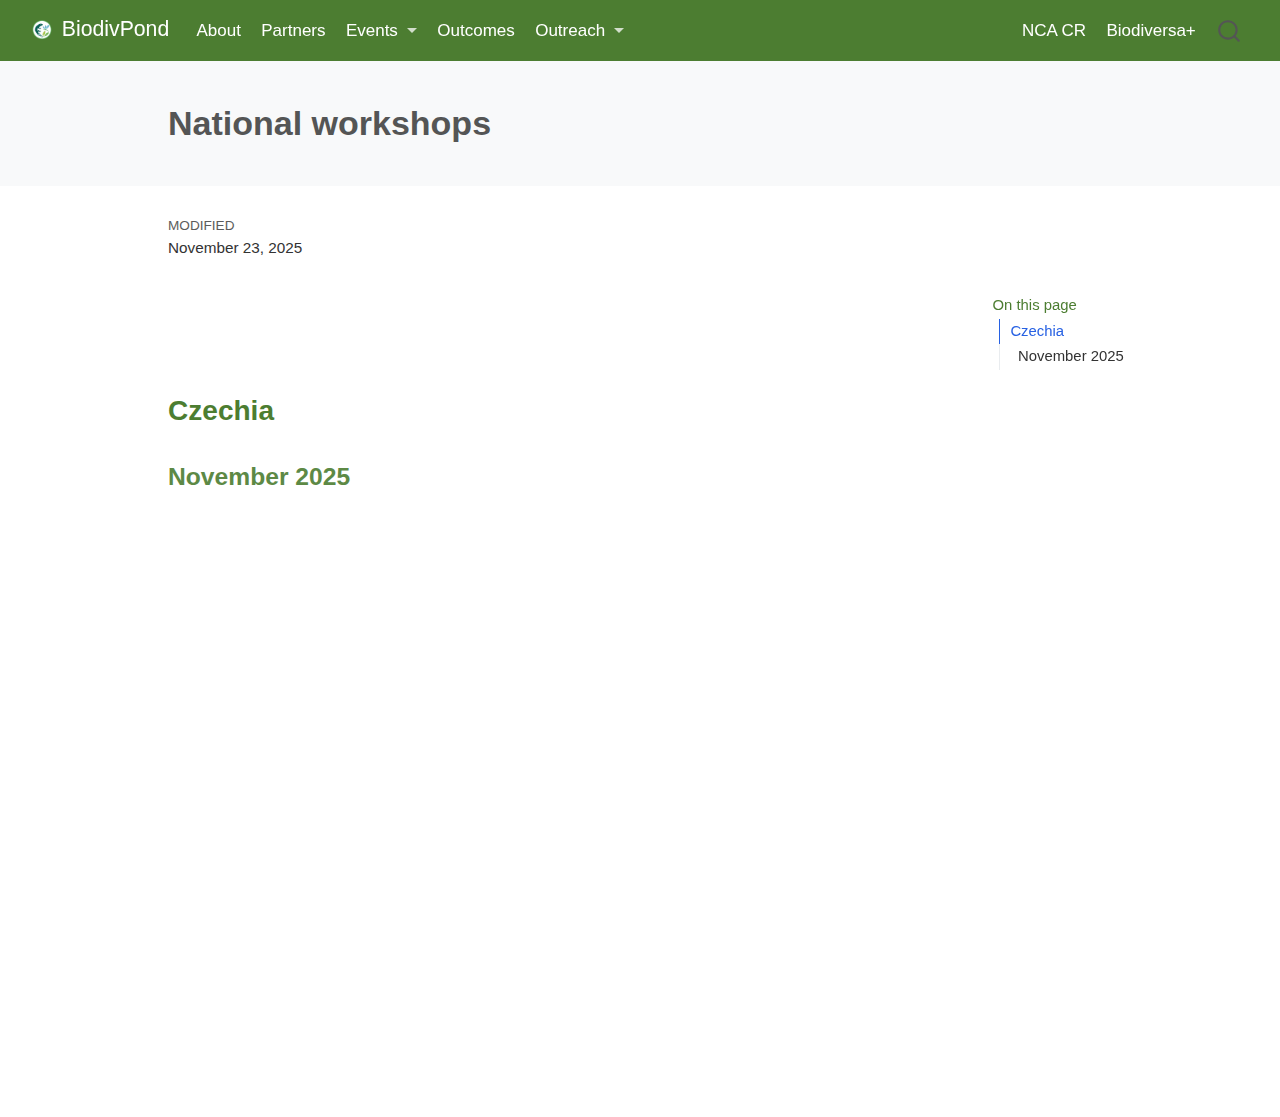
<file: docs/natworkshops.html>
<!DOCTYPE html>
<html xmlns="http://www.w3.org/1999/xhtml" lang="en" xml:lang="en"><head>

<meta charset="utf-8">
<meta name="generator" content="quarto-1.8.24">

<meta name="viewport" content="width=device-width, initial-scale=1.0, user-scalable=yes">


<title>National workshops – BiodivPond</title>
<style>
code{white-space: pre-wrap;}
span.smallcaps{font-variant: small-caps;}
div.columns{display: flex; gap: min(4vw, 1.5em);}
div.column{flex: auto; overflow-x: auto;}
div.hanging-indent{margin-left: 1.5em; text-indent: -1.5em;}
ul.task-list{list-style: none;}
ul.task-list li input[type="checkbox"] {
  width: 0.8em;
  margin: 0 0.8em 0.2em -1em; /* quarto-specific, see https://github.com/quarto-dev/quarto-cli/issues/4556 */ 
  vertical-align: middle;
}
</style>


<script src="site_libs/quarto-nav/quarto-nav.js"></script>
<script src="site_libs/quarto-nav/headroom.min.js"></script>
<script src="site_libs/clipboard/clipboard.min.js"></script>
<script src="site_libs/quarto-search/autocomplete.umd.js"></script>
<script src="site_libs/quarto-search/fuse.min.js"></script>
<script src="site_libs/quarto-search/quarto-search.js"></script>
<meta name="quarto:offset" content="./">
<link href="./Materials/Logos/biodivpond_logo_round.png" rel="icon" type="image/png">
<script src="site_libs/quarto-html/quarto.js" type="module"></script>
<script src="site_libs/quarto-html/tabsets/tabsets.js" type="module"></script>
<script src="site_libs/quarto-html/axe/axe-check.js" type="module"></script>
<script src="site_libs/quarto-html/popper.min.js"></script>
<script src="site_libs/quarto-html/tippy.umd.min.js"></script>
<link href="site_libs/quarto-html/tippy.css" rel="stylesheet">
<link href="site_libs/quarto-html/quarto-syntax-highlighting-dc55a5b9e770e841cd82e46aadbfb9b0.css" rel="stylesheet" id="quarto-text-highlighting-styles">
<script src="site_libs/bootstrap/bootstrap.min.js"></script>
<link href="site_libs/bootstrap/bootstrap-icons.css" rel="stylesheet">
<link href="site_libs/bootstrap/bootstrap-e31584831b205ffbb2d98406f31c2a5b.min.css" rel="stylesheet" append-hash="true" id="quarto-bootstrap" data-mode="light">
<script id="quarto-search-options" type="application/json">{
  "location": "navbar",
  "copy-button": false,
  "collapse-after": 3,
  "panel-placement": "end",
  "type": "overlay",
  "limit": 50,
  "keyboard-shortcut": [
    "f",
    "/",
    "s"
  ],
  "show-item-context": false,
  "language": {
    "search-no-results-text": "No results",
    "search-matching-documents-text": "matching documents",
    "search-copy-link-title": "Copy link to search",
    "search-hide-matches-text": "Hide additional matches",
    "search-more-match-text": "more match in this document",
    "search-more-matches-text": "more matches in this document",
    "search-clear-button-title": "Clear",
    "search-text-placeholder": "",
    "search-detached-cancel-button-title": "Cancel",
    "search-submit-button-title": "Submit",
    "search-label": "Search"
  }
}</script>


<link rel="stylesheet" href="styles.css">
</head>

<body class="nav-fixed quarto-light">

<div id="quarto-search-results"></div>
  <header id="quarto-header" class="headroom fixed-top quarto-banner">
    <nav class="navbar navbar-expand-lg " data-bs-theme="dark">
      <div class="navbar-container container-fluid">
      <div class="navbar-brand-container mx-auto">
    <a href="./index.html" class="navbar-brand navbar-brand-logo">
    <img src="./Materials/Logos/biodivpond_logo_round.png" alt="" class="navbar-logo light-content">
    <img src="./Materials/Logos/biodivpond_logo_round.png" alt="" class="navbar-logo dark-content">
    </a>
    <a class="navbar-brand" href="./index.html">
    <span class="navbar-title">BiodivPond</span>
    </a>
  </div>
            <div id="quarto-search" class="" title="Search"></div>
          <button class="navbar-toggler" type="button" data-bs-toggle="collapse" data-bs-target="#navbarCollapse" aria-controls="navbarCollapse" role="menu" aria-expanded="false" aria-label="Toggle navigation" onclick="if (window.quartoToggleHeadroom) { window.quartoToggleHeadroom(); }">
  <span class="navbar-toggler-icon"></span>
</button>
          <div class="collapse navbar-collapse" id="navbarCollapse">
            <ul class="navbar-nav navbar-nav-scroll me-auto">
  <li class="nav-item">
    <a class="nav-link" href="./about.html"> 
<span class="menu-text">About</span></a>
  </li>  
  <li class="nav-item">
    <a class="nav-link" href="./partners.html"> 
<span class="menu-text">Partners</span></a>
  </li>  
  <li class="nav-item dropdown ">
    <a class="nav-link dropdown-toggle" href="#" id="nav-menu-events" role="link" data-bs-toggle="dropdown" aria-expanded="false">
 <span class="menu-text">Events</span>
    </a>
    <ul class="dropdown-menu" aria-labelledby="nav-menu-events">    
        <li>
    <a class="dropdown-item" href="./events.html">
 <span class="dropdown-text">International workshop 2026</span></a>
  </li>  
        <li>
    <a class="dropdown-item" href="./events.html">
 <span class="dropdown-text">International workshop 2027</span></a>
  </li>  
        <li>
    <a class="dropdown-item" href="./natworkshops.html">
 <span class="dropdown-text">National workshops</span></a>
  </li>  
    </ul>
  </li>
  <li class="nav-item">
    <a class="nav-link" href="./outcomes.html"> 
<span class="menu-text">Outcomes</span></a>
  </li>  
  <li class="nav-item dropdown ">
    <a class="nav-link dropdown-toggle" href="#" id="nav-menu-outreach" role="link" data-bs-toggle="dropdown" aria-expanded="false">
 <span class="menu-text">Outreach</span>
    </a>
    <ul class="dropdown-menu" aria-labelledby="nav-menu-outreach">    
        <li>
    <a class="dropdown-item" href="./outreach.html">
 <span class="dropdown-text">Press release 2026</span></a>
  </li>  
        <li>
    <a class="dropdown-item" href="./outreach.html">
 <span class="dropdown-text">Blog posts</span></a>
  </li>  
    </ul>
  </li>
</ul>
            <ul class="navbar-nav navbar-nav-scroll ms-auto">
  <li class="nav-item">
    <a class="nav-link" href="https://aopk.gov.cz/web/en"> 
<span class="menu-text">NCA CR</span></a>
  </li>  
  <li class="nav-item">
    <a class="nav-link" href="https://www.biodiversa.eu/"> 
<span class="menu-text">Biodiversa+</span></a>
  </li>  
</ul>
          </div> <!-- /navcollapse -->
            <div class="quarto-navbar-tools">
</div>
      </div> <!-- /container-fluid -->
    </nav>
</header>
<!-- content -->
<header id="title-block-header" class="quarto-title-block default page-columns page-full">
  <div class="quarto-title-banner page-columns page-full">
    <div class="quarto-title column-body">
      <h1 class="title">National workshops</h1>
                      </div>
  </div>
  <div class="quarto-title-meta">
      <div>
      <div class="quarto-title-meta-heading">Modified</div>
      <div class="quarto-title-meta-contents">
        <p class="date-modified">November 23, 2025</p>
      </div>
    </div>
    </div>
  </header><div id="quarto-content" class="quarto-container page-columns page-rows-contents page-layout-article page-navbar">
<!-- sidebar -->
<!-- margin-sidebar -->
    <div id="quarto-margin-sidebar" class="sidebar margin-sidebar">
        <nav id="TOC" role="doc-toc" class="toc-active">
    <h2 id="toc-title">On this page</h2>
   
  <ul>
  <li><a href="#czechia" id="toc-czechia" class="nav-link active" data-scroll-target="#czechia">Czechia</a>
  <ul class="collapse">
  <li><a href="#november-2025" id="toc-november-2025" class="nav-link" data-scroll-target="#november-2025">November 2025</a></li>
  </ul></li>
  </ul>
</nav>
    </div>
<!-- main -->
<main class="content quarto-banner-title-block page-columns page-full" id="quarto-document-content">





<div class="quarto-about-solana column-body">
  <div class="about-entity">
    <div class="entity-contents">
       
      <div class="about-contents"><div id="hero-heading">
<section id="czechia" class="level2">
<h2 data-anchor-id="czechia">Czechia</h2>
<section id="november-2025" class="level3">
<h3 data-anchor-id="november-2025">November 2025</h3>
</section>
</section>
</div></div>
    </div>
  </div>
</div>





</main> <!-- /main -->
<script id="quarto-html-after-body" type="application/javascript">
  window.document.addEventListener("DOMContentLoaded", function (event) {
    const isCodeAnnotation = (el) => {
      for (const clz of el.classList) {
        if (clz.startsWith('code-annotation-')) {                     
          return true;
        }
      }
      return false;
    }
    const onCopySuccess = function(e) {
      // button target
      const button = e.trigger;
      // don't keep focus
      button.blur();
      // flash "checked"
      button.classList.add('code-copy-button-checked');
      var currentTitle = button.getAttribute("title");
      button.setAttribute("title", "Copied!");
      let tooltip;
      if (window.bootstrap) {
        button.setAttribute("data-bs-toggle", "tooltip");
        button.setAttribute("data-bs-placement", "left");
        button.setAttribute("data-bs-title", "Copied!");
        tooltip = new bootstrap.Tooltip(button, 
          { trigger: "manual", 
            customClass: "code-copy-button-tooltip",
            offset: [0, -8]});
        tooltip.show();    
      }
      setTimeout(function() {
        if (tooltip) {
          tooltip.hide();
          button.removeAttribute("data-bs-title");
          button.removeAttribute("data-bs-toggle");
          button.removeAttribute("data-bs-placement");
        }
        button.setAttribute("title", currentTitle);
        button.classList.remove('code-copy-button-checked');
      }, 1000);
      // clear code selection
      e.clearSelection();
    }
    const getTextToCopy = function(trigger) {
      const outerScaffold = trigger.parentElement.cloneNode(true);
      const codeEl = outerScaffold.querySelector('code');
      for (const childEl of codeEl.children) {
        if (isCodeAnnotation(childEl)) {
          childEl.remove();
        }
      }
      return codeEl.innerText;
    }
    const clipboard = new window.ClipboardJS('.code-copy-button:not([data-in-quarto-modal])', {
      text: getTextToCopy
    });
    clipboard.on('success', onCopySuccess);
    if (window.document.getElementById('quarto-embedded-source-code-modal')) {
      const clipboardModal = new window.ClipboardJS('.code-copy-button[data-in-quarto-modal]', {
        text: getTextToCopy,
        container: window.document.getElementById('quarto-embedded-source-code-modal')
      });
      clipboardModal.on('success', onCopySuccess);
    }
      var localhostRegex = new RegExp(/^(?:http|https):\/\/localhost\:?[0-9]*\//);
      var mailtoRegex = new RegExp(/^mailto:/);
        var filterRegex = new RegExp("https:\/\/biodivpond\.github\.io");
      var isInternal = (href) => {
          return filterRegex.test(href) || localhostRegex.test(href) || mailtoRegex.test(href);
      }
      // Inspect non-navigation links and adorn them if external
     var links = window.document.querySelectorAll('a[href]:not(.nav-link):not(.navbar-brand):not(.toc-action):not(.sidebar-link):not(.sidebar-item-toggle):not(.pagination-link):not(.no-external):not([aria-hidden]):not(.dropdown-item):not(.quarto-navigation-tool):not(.about-link)');
      for (var i=0; i<links.length; i++) {
        const link = links[i];
        if (!isInternal(link.href)) {
          // undo the damage that might have been done by quarto-nav.js in the case of
          // links that we want to consider external
          if (link.dataset.originalHref !== undefined) {
            link.href = link.dataset.originalHref;
          }
        }
      }
    function tippyHover(el, contentFn, onTriggerFn, onUntriggerFn) {
      const config = {
        allowHTML: true,
        maxWidth: 500,
        delay: 100,
        arrow: false,
        appendTo: function(el) {
            return el.parentElement;
        },
        interactive: true,
        interactiveBorder: 10,
        theme: 'quarto',
        placement: 'bottom-start',
      };
      if (contentFn) {
        config.content = contentFn;
      }
      if (onTriggerFn) {
        config.onTrigger = onTriggerFn;
      }
      if (onUntriggerFn) {
        config.onUntrigger = onUntriggerFn;
      }
      window.tippy(el, config); 
    }
    const noterefs = window.document.querySelectorAll('a[role="doc-noteref"]');
    for (var i=0; i<noterefs.length; i++) {
      const ref = noterefs[i];
      tippyHover(ref, function() {
        // use id or data attribute instead here
        let href = ref.getAttribute('data-footnote-href') || ref.getAttribute('href');
        try { href = new URL(href).hash; } catch {}
        const id = href.replace(/^#\/?/, "");
        const note = window.document.getElementById(id);
        if (note) {
          return note.innerHTML;
        } else {
          return "";
        }
      });
    }
    const xrefs = window.document.querySelectorAll('a.quarto-xref');
    const processXRef = (id, note) => {
      // Strip column container classes
      const stripColumnClz = (el) => {
        el.classList.remove("page-full", "page-columns");
        if (el.children) {
          for (const child of el.children) {
            stripColumnClz(child);
          }
        }
      }
      stripColumnClz(note)
      if (id === null || id.startsWith('sec-')) {
        // Special case sections, only their first couple elements
        const container = document.createElement("div");
        if (note.children && note.children.length > 2) {
          container.appendChild(note.children[0].cloneNode(true));
          for (let i = 1; i < note.children.length; i++) {
            const child = note.children[i];
            if (child.tagName === "P" && child.innerText === "") {
              continue;
            } else {
              container.appendChild(child.cloneNode(true));
              break;
            }
          }
          if (window.Quarto?.typesetMath) {
            window.Quarto.typesetMath(container);
          }
          return container.innerHTML
        } else {
          if (window.Quarto?.typesetMath) {
            window.Quarto.typesetMath(note);
          }
          return note.innerHTML;
        }
      } else {
        // Remove any anchor links if they are present
        const anchorLink = note.querySelector('a.anchorjs-link');
        if (anchorLink) {
          anchorLink.remove();
        }
        if (window.Quarto?.typesetMath) {
          window.Quarto.typesetMath(note);
        }
        if (note.classList.contains("callout")) {
          return note.outerHTML;
        } else {
          return note.innerHTML;
        }
      }
    }
    for (var i=0; i<xrefs.length; i++) {
      const xref = xrefs[i];
      tippyHover(xref, undefined, function(instance) {
        instance.disable();
        let url = xref.getAttribute('href');
        let hash = undefined; 
        if (url.startsWith('#')) {
          hash = url;
        } else {
          try { hash = new URL(url).hash; } catch {}
        }
        if (hash) {
          const id = hash.replace(/^#\/?/, "");
          const note = window.document.getElementById(id);
          if (note !== null) {
            try {
              const html = processXRef(id, note.cloneNode(true));
              instance.setContent(html);
            } finally {
              instance.enable();
              instance.show();
            }
          } else {
            // See if we can fetch this
            fetch(url.split('#')[0])
            .then(res => res.text())
            .then(html => {
              const parser = new DOMParser();
              const htmlDoc = parser.parseFromString(html, "text/html");
              const note = htmlDoc.getElementById(id);
              if (note !== null) {
                const html = processXRef(id, note);
                instance.setContent(html);
              } 
            }).finally(() => {
              instance.enable();
              instance.show();
            });
          }
        } else {
          // See if we can fetch a full url (with no hash to target)
          // This is a special case and we should probably do some content thinning / targeting
          fetch(url)
          .then(res => res.text())
          .then(html => {
            const parser = new DOMParser();
            const htmlDoc = parser.parseFromString(html, "text/html");
            const note = htmlDoc.querySelector('main.content');
            if (note !== null) {
              // This should only happen for chapter cross references
              // (since there is no id in the URL)
              // remove the first header
              if (note.children.length > 0 && note.children[0].tagName === "HEADER") {
                note.children[0].remove();
              }
              const html = processXRef(null, note);
              instance.setContent(html);
            } 
          }).finally(() => {
            instance.enable();
            instance.show();
          });
        }
      }, function(instance) {
      });
    }
        let selectedAnnoteEl;
        const selectorForAnnotation = ( cell, annotation) => {
          let cellAttr = 'data-code-cell="' + cell + '"';
          let lineAttr = 'data-code-annotation="' +  annotation + '"';
          const selector = 'span[' + cellAttr + '][' + lineAttr + ']';
          return selector;
        }
        const selectCodeLines = (annoteEl) => {
          const doc = window.document;
          const targetCell = annoteEl.getAttribute("data-target-cell");
          const targetAnnotation = annoteEl.getAttribute("data-target-annotation");
          const annoteSpan = window.document.querySelector(selectorForAnnotation(targetCell, targetAnnotation));
          const lines = annoteSpan.getAttribute("data-code-lines").split(",");
          const lineIds = lines.map((line) => {
            return targetCell + "-" + line;
          })
          let top = null;
          let height = null;
          let parent = null;
          if (lineIds.length > 0) {
              //compute the position of the single el (top and bottom and make a div)
              const el = window.document.getElementById(lineIds[0]);
              top = el.offsetTop;
              height = el.offsetHeight;
              parent = el.parentElement.parentElement;
            if (lineIds.length > 1) {
              const lastEl = window.document.getElementById(lineIds[lineIds.length - 1]);
              const bottom = lastEl.offsetTop + lastEl.offsetHeight;
              height = bottom - top;
            }
            if (top !== null && height !== null && parent !== null) {
              // cook up a div (if necessary) and position it 
              let div = window.document.getElementById("code-annotation-line-highlight");
              if (div === null) {
                div = window.document.createElement("div");
                div.setAttribute("id", "code-annotation-line-highlight");
                div.style.position = 'absolute';
                parent.appendChild(div);
              }
              div.style.top = top - 2 + "px";
              div.style.height = height + 4 + "px";
              div.style.left = 0;
              let gutterDiv = window.document.getElementById("code-annotation-line-highlight-gutter");
              if (gutterDiv === null) {
                gutterDiv = window.document.createElement("div");
                gutterDiv.setAttribute("id", "code-annotation-line-highlight-gutter");
                gutterDiv.style.position = 'absolute';
                const codeCell = window.document.getElementById(targetCell);
                const gutter = codeCell.querySelector('.code-annotation-gutter');
                gutter.appendChild(gutterDiv);
              }
              gutterDiv.style.top = top - 2 + "px";
              gutterDiv.style.height = height + 4 + "px";
            }
            selectedAnnoteEl = annoteEl;
          }
        };
        const unselectCodeLines = () => {
          const elementsIds = ["code-annotation-line-highlight", "code-annotation-line-highlight-gutter"];
          elementsIds.forEach((elId) => {
            const div = window.document.getElementById(elId);
            if (div) {
              div.remove();
            }
          });
          selectedAnnoteEl = undefined;
        };
          // Handle positioning of the toggle
      window.addEventListener(
        "resize",
        throttle(() => {
          elRect = undefined;
          if (selectedAnnoteEl) {
            selectCodeLines(selectedAnnoteEl);
          }
        }, 10)
      );
      function throttle(fn, ms) {
      let throttle = false;
      let timer;
        return (...args) => {
          if(!throttle) { // first call gets through
              fn.apply(this, args);
              throttle = true;
          } else { // all the others get throttled
              if(timer) clearTimeout(timer); // cancel #2
              timer = setTimeout(() => {
                fn.apply(this, args);
                timer = throttle = false;
              }, ms);
          }
        };
      }
        // Attach click handler to the DT
        const annoteDls = window.document.querySelectorAll('dt[data-target-cell]');
        for (const annoteDlNode of annoteDls) {
          annoteDlNode.addEventListener('click', (event) => {
            const clickedEl = event.target;
            if (clickedEl !== selectedAnnoteEl) {
              unselectCodeLines();
              const activeEl = window.document.querySelector('dt[data-target-cell].code-annotation-active');
              if (activeEl) {
                activeEl.classList.remove('code-annotation-active');
              }
              selectCodeLines(clickedEl);
              clickedEl.classList.add('code-annotation-active');
            } else {
              // Unselect the line
              unselectCodeLines();
              clickedEl.classList.remove('code-annotation-active');
            }
          });
        }
    const findCites = (el) => {
      const parentEl = el.parentElement;
      if (parentEl) {
        const cites = parentEl.dataset.cites;
        if (cites) {
          return {
            el,
            cites: cites.split(' ')
          };
        } else {
          return findCites(el.parentElement)
        }
      } else {
        return undefined;
      }
    };
    var bibliorefs = window.document.querySelectorAll('a[role="doc-biblioref"]');
    for (var i=0; i<bibliorefs.length; i++) {
      const ref = bibliorefs[i];
      const citeInfo = findCites(ref);
      if (citeInfo) {
        tippyHover(citeInfo.el, function() {
          var popup = window.document.createElement('div');
          citeInfo.cites.forEach(function(cite) {
            var citeDiv = window.document.createElement('div');
            citeDiv.classList.add('hanging-indent');
            citeDiv.classList.add('csl-entry');
            var biblioDiv = window.document.getElementById('ref-' + cite);
            if (biblioDiv) {
              citeDiv.innerHTML = biblioDiv.innerHTML;
            }
            popup.appendChild(citeDiv);
          });
          return popup.innerHTML;
        });
      }
    }
  });
  </script>
</div> <!-- /content -->




</body></html>
</file>
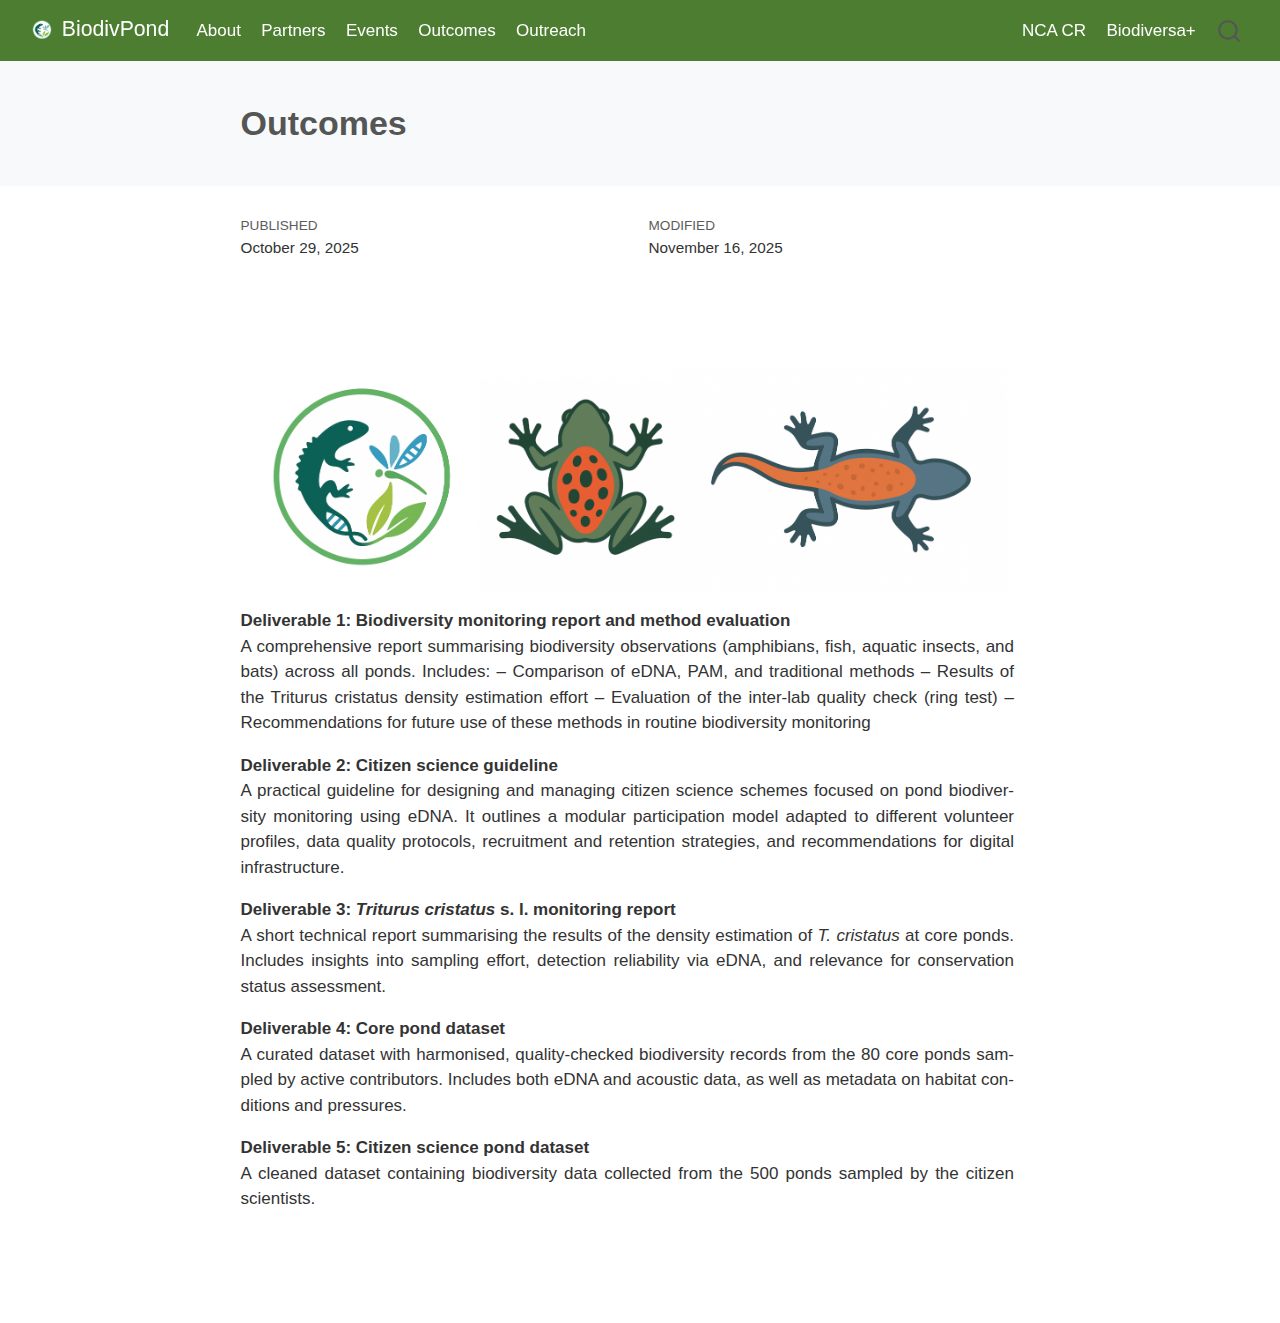
<file: docs/outcomes.html>
<!DOCTYPE html>
<html xmlns="http://www.w3.org/1999/xhtml" lang="en" xml:lang="en"><head>

<meta charset="utf-8">
<meta name="generator" content="quarto-1.8.24">

<meta name="viewport" content="width=device-width, initial-scale=1.0, user-scalable=yes">

<meta name="dcterms.date" content="2025-10-29">

<title>Outcomes – BiodivPond</title>
<style>
code{white-space: pre-wrap;}
span.smallcaps{font-variant: small-caps;}
div.columns{display: flex; gap: min(4vw, 1.5em);}
div.column{flex: auto; overflow-x: auto;}
div.hanging-indent{margin-left: 1.5em; text-indent: -1.5em;}
ul.task-list{list-style: none;}
ul.task-list li input[type="checkbox"] {
  width: 0.8em;
  margin: 0 0.8em 0.2em -1em; /* quarto-specific, see https://github.com/quarto-dev/quarto-cli/issues/4556 */ 
  vertical-align: middle;
}
</style>


<script src="site_libs/quarto-nav/quarto-nav.js"></script>
<script src="site_libs/quarto-nav/headroom.min.js"></script>
<script src="site_libs/clipboard/clipboard.min.js"></script>
<script src="site_libs/quarto-search/autocomplete.umd.js"></script>
<script src="site_libs/quarto-search/fuse.min.js"></script>
<script src="site_libs/quarto-search/quarto-search.js"></script>
<meta name="quarto:offset" content="./">
<link href="./Materials/Logos/biodivpond_logo_round.png" rel="icon" type="image/png">
<script src="site_libs/quarto-html/quarto.js" type="module"></script>
<script src="site_libs/quarto-html/tabsets/tabsets.js" type="module"></script>
<script src="site_libs/quarto-html/axe/axe-check.js" type="module"></script>
<script src="site_libs/quarto-html/popper.min.js"></script>
<script src="site_libs/quarto-html/tippy.umd.min.js"></script>
<link href="site_libs/quarto-html/tippy.css" rel="stylesheet">
<link href="site_libs/quarto-html/quarto-syntax-highlighting-dc55a5b9e770e841cd82e46aadbfb9b0.css" rel="stylesheet" id="quarto-text-highlighting-styles">
<script src="site_libs/bootstrap/bootstrap.min.js"></script>
<link href="site_libs/bootstrap/bootstrap-icons.css" rel="stylesheet">
<link href="site_libs/bootstrap/bootstrap-e31584831b205ffbb2d98406f31c2a5b.min.css" rel="stylesheet" append-hash="true" id="quarto-bootstrap" data-mode="light">
<script id="quarto-search-options" type="application/json">{
  "location": "navbar",
  "copy-button": false,
  "collapse-after": 3,
  "panel-placement": "end",
  "type": "overlay",
  "limit": 50,
  "keyboard-shortcut": [
    "f",
    "/",
    "s"
  ],
  "show-item-context": false,
  "language": {
    "search-no-results-text": "No results",
    "search-matching-documents-text": "matching documents",
    "search-copy-link-title": "Copy link to search",
    "search-hide-matches-text": "Hide additional matches",
    "search-more-match-text": "more match in this document",
    "search-more-matches-text": "more matches in this document",
    "search-clear-button-title": "Clear",
    "search-text-placeholder": "",
    "search-detached-cancel-button-title": "Cancel",
    "search-submit-button-title": "Submit",
    "search-label": "Search"
  }
}</script>


<link rel="stylesheet" href="styles.css">
</head>

<body class="nav-fixed fullcontent quarto-light">

<div id="quarto-search-results"></div>
  <header id="quarto-header" class="headroom fixed-top quarto-banner">
    <nav class="navbar navbar-expand-lg " data-bs-theme="dark">
      <div class="navbar-container container-fluid">
      <div class="navbar-brand-container mx-auto">
    <a href="./index.html" class="navbar-brand navbar-brand-logo">
    <img src="./Materials/Logos/biodivpond_logo_round.png" alt="" class="navbar-logo light-content">
    <img src="./Materials/Logos/biodivpond_logo_round.png" alt="" class="navbar-logo dark-content">
    </a>
    <a class="navbar-brand" href="./index.html">
    <span class="navbar-title">BiodivPond</span>
    </a>
  </div>
            <div id="quarto-search" class="" title="Search"></div>
          <button class="navbar-toggler" type="button" data-bs-toggle="collapse" data-bs-target="#navbarCollapse" aria-controls="navbarCollapse" role="menu" aria-expanded="false" aria-label="Toggle navigation" onclick="if (window.quartoToggleHeadroom) { window.quartoToggleHeadroom(); }">
  <span class="navbar-toggler-icon"></span>
</button>
          <div class="collapse navbar-collapse" id="navbarCollapse">
            <ul class="navbar-nav navbar-nav-scroll me-auto">
  <li class="nav-item">
    <a class="nav-link" href="./about.html"> 
<span class="menu-text">About</span></a>
  </li>  
  <li class="nav-item">
    <a class="nav-link" href="./partners.html"> 
<span class="menu-text">Partners</span></a>
  </li>  
  <li class="nav-item">
    <a class="nav-link" href="./events.html"> 
<span class="menu-text">Events</span></a>
  </li>  
  <li class="nav-item">
    <a class="nav-link active" href="./outcomes.html" aria-current="page"> 
<span class="menu-text">Outcomes</span></a>
  </li>  
  <li class="nav-item">
    <a class="nav-link" href="./outreach.html"> 
<span class="menu-text">Outreach</span></a>
  </li>  
</ul>
            <ul class="navbar-nav navbar-nav-scroll ms-auto">
  <li class="nav-item">
    <a class="nav-link" href="https://aopk.gov.cz/web/en"> 
<span class="menu-text">NCA CR</span></a>
  </li>  
  <li class="nav-item">
    <a class="nav-link" href="https://www.biodiversa.eu/"> 
<span class="menu-text">Biodiversa+</span></a>
  </li>  
</ul>
          </div> <!-- /navcollapse -->
            <div class="quarto-navbar-tools">
</div>
      </div> <!-- /container-fluid -->
    </nav>
</header>
<!-- content -->
<header id="title-block-header" class="quarto-title-block default page-columns page-full">
  <div class="quarto-title-banner page-columns page-full">
    <div class="quarto-title column-body">
      <h1 class="title">Outcomes</h1>
                      </div>
  </div>
  <div class="quarto-title-meta">
      <div>
      <div class="quarto-title-meta-heading">Published</div>
      <div class="quarto-title-meta-contents">
        <p class="date">October 29, 2025</p>
      </div>
    </div>
      <div>
      <div class="quarto-title-meta-heading">Modified</div>
      <div class="quarto-title-meta-contents">
        <p class="date-modified">November 16, 2025</p>
      </div>
    </div>
    </div>
  </header><div id="quarto-content" class="quarto-container page-columns page-rows-contents page-layout-article page-navbar">
<!-- sidebar -->
<!-- margin-sidebar -->
    
<!-- main -->
<main class="content quarto-banner-title-block page-columns page-full" id="quarto-document-content">





<div class="quarto-about-solana column-body">
  <div class="about-entity">
    <div class="entity-contents">
       
      <div class="about-contents"><div id="hero-heading">
<p><img src=".\images/logo_variegata_alpestris.png" class="img-fluid"></p>
<p><strong>Deliverable 1: Biodiversity monitoring report and method evaluation</strong><br>
A comprehensive report summarising biodiversity observations (amphibians, fish, aquatic insects, and bats) across all ponds. Includes: – Comparison of eDNA, PAM, and traditional methods – Results of the Triturus cristatus density estimation effort – Evaluation of the inter-lab quality check (ring test) – Recommendations for future use of these methods in routine biodiversity monitoring</p>
<p><strong>Deliverable 2: Citizen science guideline</strong><br>
A practical guideline for designing and managing citizen science schemes focused on pond biodiversity monitoring using eDNA. It outlines a modular participation model adapted to different volunteer profiles, data quality protocols, recruitment and retention strategies, and recommendations for digital infrastructure.</p>
<p><strong>Deliverable 3: <em>Triturus cristatus</em> s. l. monitoring report</strong><br>
A short technical report summarising the results of the density estimation of <em>T. cristatus</em> at core ponds. Includes insights into sampling effort, detection reliability via eDNA, and relevance for conservation status assessment.</p>
<p><strong>Deliverable 4: Core pond dataset</strong><br>
A curated dataset with harmonised, quality-checked biodiversity records from the 80 core ponds sampled by active contributors. Includes both eDNA and acoustic data, as well as metadata on habitat conditions and pressures.</p>
<p><strong>Deliverable 5: Citizen science pond dataset</strong><br>
A cleaned dataset containing biodiversity data collected from the 500 ponds sampled by the citizen scientists.</p>
</div></div>
    </div>
  </div>
</div>





</main> <!-- /main -->
<script id="quarto-html-after-body" type="application/javascript">
  window.document.addEventListener("DOMContentLoaded", function (event) {
    const isCodeAnnotation = (el) => {
      for (const clz of el.classList) {
        if (clz.startsWith('code-annotation-')) {                     
          return true;
        }
      }
      return false;
    }
    const onCopySuccess = function(e) {
      // button target
      const button = e.trigger;
      // don't keep focus
      button.blur();
      // flash "checked"
      button.classList.add('code-copy-button-checked');
      var currentTitle = button.getAttribute("title");
      button.setAttribute("title", "Copied!");
      let tooltip;
      if (window.bootstrap) {
        button.setAttribute("data-bs-toggle", "tooltip");
        button.setAttribute("data-bs-placement", "left");
        button.setAttribute("data-bs-title", "Copied!");
        tooltip = new bootstrap.Tooltip(button, 
          { trigger: "manual", 
            customClass: "code-copy-button-tooltip",
            offset: [0, -8]});
        tooltip.show();    
      }
      setTimeout(function() {
        if (tooltip) {
          tooltip.hide();
          button.removeAttribute("data-bs-title");
          button.removeAttribute("data-bs-toggle");
          button.removeAttribute("data-bs-placement");
        }
        button.setAttribute("title", currentTitle);
        button.classList.remove('code-copy-button-checked');
      }, 1000);
      // clear code selection
      e.clearSelection();
    }
    const getTextToCopy = function(trigger) {
      const outerScaffold = trigger.parentElement.cloneNode(true);
      const codeEl = outerScaffold.querySelector('code');
      for (const childEl of codeEl.children) {
        if (isCodeAnnotation(childEl)) {
          childEl.remove();
        }
      }
      return codeEl.innerText;
    }
    const clipboard = new window.ClipboardJS('.code-copy-button:not([data-in-quarto-modal])', {
      text: getTextToCopy
    });
    clipboard.on('success', onCopySuccess);
    if (window.document.getElementById('quarto-embedded-source-code-modal')) {
      const clipboardModal = new window.ClipboardJS('.code-copy-button[data-in-quarto-modal]', {
        text: getTextToCopy,
        container: window.document.getElementById('quarto-embedded-source-code-modal')
      });
      clipboardModal.on('success', onCopySuccess);
    }
      var localhostRegex = new RegExp(/^(?:http|https):\/\/localhost\:?[0-9]*\//);
      var mailtoRegex = new RegExp(/^mailto:/);
        var filterRegex = new RegExp("https:\/\/biodivpond\.github\.io");
      var isInternal = (href) => {
          return filterRegex.test(href) || localhostRegex.test(href) || mailtoRegex.test(href);
      }
      // Inspect non-navigation links and adorn them if external
     var links = window.document.querySelectorAll('a[href]:not(.nav-link):not(.navbar-brand):not(.toc-action):not(.sidebar-link):not(.sidebar-item-toggle):not(.pagination-link):not(.no-external):not([aria-hidden]):not(.dropdown-item):not(.quarto-navigation-tool):not(.about-link)');
      for (var i=0; i<links.length; i++) {
        const link = links[i];
        if (!isInternal(link.href)) {
          // undo the damage that might have been done by quarto-nav.js in the case of
          // links that we want to consider external
          if (link.dataset.originalHref !== undefined) {
            link.href = link.dataset.originalHref;
          }
        }
      }
    function tippyHover(el, contentFn, onTriggerFn, onUntriggerFn) {
      const config = {
        allowHTML: true,
        maxWidth: 500,
        delay: 100,
        arrow: false,
        appendTo: function(el) {
            return el.parentElement;
        },
        interactive: true,
        interactiveBorder: 10,
        theme: 'quarto',
        placement: 'bottom-start',
      };
      if (contentFn) {
        config.content = contentFn;
      }
      if (onTriggerFn) {
        config.onTrigger = onTriggerFn;
      }
      if (onUntriggerFn) {
        config.onUntrigger = onUntriggerFn;
      }
      window.tippy(el, config); 
    }
    const noterefs = window.document.querySelectorAll('a[role="doc-noteref"]');
    for (var i=0; i<noterefs.length; i++) {
      const ref = noterefs[i];
      tippyHover(ref, function() {
        // use id or data attribute instead here
        let href = ref.getAttribute('data-footnote-href') || ref.getAttribute('href');
        try { href = new URL(href).hash; } catch {}
        const id = href.replace(/^#\/?/, "");
        const note = window.document.getElementById(id);
        if (note) {
          return note.innerHTML;
        } else {
          return "";
        }
      });
    }
    const xrefs = window.document.querySelectorAll('a.quarto-xref');
    const processXRef = (id, note) => {
      // Strip column container classes
      const stripColumnClz = (el) => {
        el.classList.remove("page-full", "page-columns");
        if (el.children) {
          for (const child of el.children) {
            stripColumnClz(child);
          }
        }
      }
      stripColumnClz(note)
      if (id === null || id.startsWith('sec-')) {
        // Special case sections, only their first couple elements
        const container = document.createElement("div");
        if (note.children && note.children.length > 2) {
          container.appendChild(note.children[0].cloneNode(true));
          for (let i = 1; i < note.children.length; i++) {
            const child = note.children[i];
            if (child.tagName === "P" && child.innerText === "") {
              continue;
            } else {
              container.appendChild(child.cloneNode(true));
              break;
            }
          }
          if (window.Quarto?.typesetMath) {
            window.Quarto.typesetMath(container);
          }
          return container.innerHTML
        } else {
          if (window.Quarto?.typesetMath) {
            window.Quarto.typesetMath(note);
          }
          return note.innerHTML;
        }
      } else {
        // Remove any anchor links if they are present
        const anchorLink = note.querySelector('a.anchorjs-link');
        if (anchorLink) {
          anchorLink.remove();
        }
        if (window.Quarto?.typesetMath) {
          window.Quarto.typesetMath(note);
        }
        if (note.classList.contains("callout")) {
          return note.outerHTML;
        } else {
          return note.innerHTML;
        }
      }
    }
    for (var i=0; i<xrefs.length; i++) {
      const xref = xrefs[i];
      tippyHover(xref, undefined, function(instance) {
        instance.disable();
        let url = xref.getAttribute('href');
        let hash = undefined; 
        if (url.startsWith('#')) {
          hash = url;
        } else {
          try { hash = new URL(url).hash; } catch {}
        }
        if (hash) {
          const id = hash.replace(/^#\/?/, "");
          const note = window.document.getElementById(id);
          if (note !== null) {
            try {
              const html = processXRef(id, note.cloneNode(true));
              instance.setContent(html);
            } finally {
              instance.enable();
              instance.show();
            }
          } else {
            // See if we can fetch this
            fetch(url.split('#')[0])
            .then(res => res.text())
            .then(html => {
              const parser = new DOMParser();
              const htmlDoc = parser.parseFromString(html, "text/html");
              const note = htmlDoc.getElementById(id);
              if (note !== null) {
                const html = processXRef(id, note);
                instance.setContent(html);
              } 
            }).finally(() => {
              instance.enable();
              instance.show();
            });
          }
        } else {
          // See if we can fetch a full url (with no hash to target)
          // This is a special case and we should probably do some content thinning / targeting
          fetch(url)
          .then(res => res.text())
          .then(html => {
            const parser = new DOMParser();
            const htmlDoc = parser.parseFromString(html, "text/html");
            const note = htmlDoc.querySelector('main.content');
            if (note !== null) {
              // This should only happen for chapter cross references
              // (since there is no id in the URL)
              // remove the first header
              if (note.children.length > 0 && note.children[0].tagName === "HEADER") {
                note.children[0].remove();
              }
              const html = processXRef(null, note);
              instance.setContent(html);
            } 
          }).finally(() => {
            instance.enable();
            instance.show();
          });
        }
      }, function(instance) {
      });
    }
        let selectedAnnoteEl;
        const selectorForAnnotation = ( cell, annotation) => {
          let cellAttr = 'data-code-cell="' + cell + '"';
          let lineAttr = 'data-code-annotation="' +  annotation + '"';
          const selector = 'span[' + cellAttr + '][' + lineAttr + ']';
          return selector;
        }
        const selectCodeLines = (annoteEl) => {
          const doc = window.document;
          const targetCell = annoteEl.getAttribute("data-target-cell");
          const targetAnnotation = annoteEl.getAttribute("data-target-annotation");
          const annoteSpan = window.document.querySelector(selectorForAnnotation(targetCell, targetAnnotation));
          const lines = annoteSpan.getAttribute("data-code-lines").split(",");
          const lineIds = lines.map((line) => {
            return targetCell + "-" + line;
          })
          let top = null;
          let height = null;
          let parent = null;
          if (lineIds.length > 0) {
              //compute the position of the single el (top and bottom and make a div)
              const el = window.document.getElementById(lineIds[0]);
              top = el.offsetTop;
              height = el.offsetHeight;
              parent = el.parentElement.parentElement;
            if (lineIds.length > 1) {
              const lastEl = window.document.getElementById(lineIds[lineIds.length - 1]);
              const bottom = lastEl.offsetTop + lastEl.offsetHeight;
              height = bottom - top;
            }
            if (top !== null && height !== null && parent !== null) {
              // cook up a div (if necessary) and position it 
              let div = window.document.getElementById("code-annotation-line-highlight");
              if (div === null) {
                div = window.document.createElement("div");
                div.setAttribute("id", "code-annotation-line-highlight");
                div.style.position = 'absolute';
                parent.appendChild(div);
              }
              div.style.top = top - 2 + "px";
              div.style.height = height + 4 + "px";
              div.style.left = 0;
              let gutterDiv = window.document.getElementById("code-annotation-line-highlight-gutter");
              if (gutterDiv === null) {
                gutterDiv = window.document.createElement("div");
                gutterDiv.setAttribute("id", "code-annotation-line-highlight-gutter");
                gutterDiv.style.position = 'absolute';
                const codeCell = window.document.getElementById(targetCell);
                const gutter = codeCell.querySelector('.code-annotation-gutter');
                gutter.appendChild(gutterDiv);
              }
              gutterDiv.style.top = top - 2 + "px";
              gutterDiv.style.height = height + 4 + "px";
            }
            selectedAnnoteEl = annoteEl;
          }
        };
        const unselectCodeLines = () => {
          const elementsIds = ["code-annotation-line-highlight", "code-annotation-line-highlight-gutter"];
          elementsIds.forEach((elId) => {
            const div = window.document.getElementById(elId);
            if (div) {
              div.remove();
            }
          });
          selectedAnnoteEl = undefined;
        };
          // Handle positioning of the toggle
      window.addEventListener(
        "resize",
        throttle(() => {
          elRect = undefined;
          if (selectedAnnoteEl) {
            selectCodeLines(selectedAnnoteEl);
          }
        }, 10)
      );
      function throttle(fn, ms) {
      let throttle = false;
      let timer;
        return (...args) => {
          if(!throttle) { // first call gets through
              fn.apply(this, args);
              throttle = true;
          } else { // all the others get throttled
              if(timer) clearTimeout(timer); // cancel #2
              timer = setTimeout(() => {
                fn.apply(this, args);
                timer = throttle = false;
              }, ms);
          }
        };
      }
        // Attach click handler to the DT
        const annoteDls = window.document.querySelectorAll('dt[data-target-cell]');
        for (const annoteDlNode of annoteDls) {
          annoteDlNode.addEventListener('click', (event) => {
            const clickedEl = event.target;
            if (clickedEl !== selectedAnnoteEl) {
              unselectCodeLines();
              const activeEl = window.document.querySelector('dt[data-target-cell].code-annotation-active');
              if (activeEl) {
                activeEl.classList.remove('code-annotation-active');
              }
              selectCodeLines(clickedEl);
              clickedEl.classList.add('code-annotation-active');
            } else {
              // Unselect the line
              unselectCodeLines();
              clickedEl.classList.remove('code-annotation-active');
            }
          });
        }
    const findCites = (el) => {
      const parentEl = el.parentElement;
      if (parentEl) {
        const cites = parentEl.dataset.cites;
        if (cites) {
          return {
            el,
            cites: cites.split(' ')
          };
        } else {
          return findCites(el.parentElement)
        }
      } else {
        return undefined;
      }
    };
    var bibliorefs = window.document.querySelectorAll('a[role="doc-biblioref"]');
    for (var i=0; i<bibliorefs.length; i++) {
      const ref = bibliorefs[i];
      const citeInfo = findCites(ref);
      if (citeInfo) {
        tippyHover(citeInfo.el, function() {
          var popup = window.document.createElement('div');
          citeInfo.cites.forEach(function(cite) {
            var citeDiv = window.document.createElement('div');
            citeDiv.classList.add('hanging-indent');
            citeDiv.classList.add('csl-entry');
            var biblioDiv = window.document.getElementById('ref-' + cite);
            if (biblioDiv) {
              citeDiv.innerHTML = biblioDiv.innerHTML;
            }
            popup.appendChild(citeDiv);
          });
          return popup.innerHTML;
        });
      }
    }
  });
  </script>
</div> <!-- /content -->




</body></html>
</file>
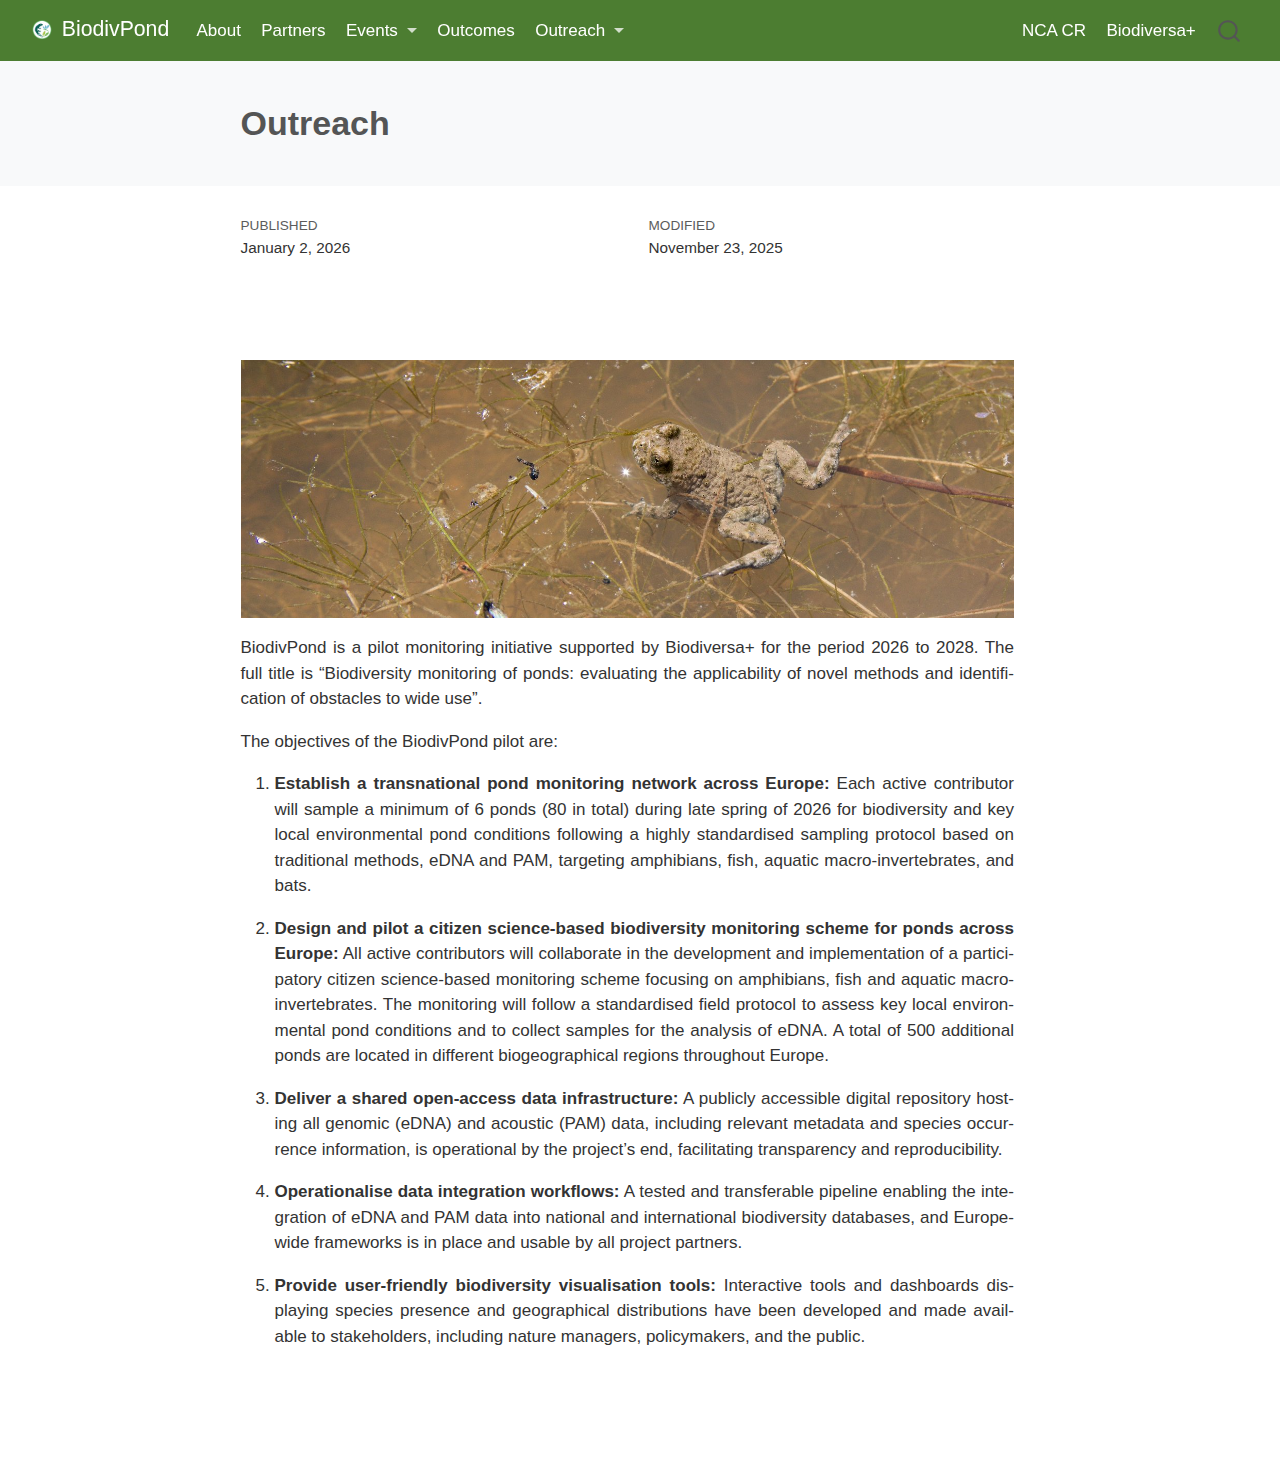
<file: docs/outreach.html>
<!DOCTYPE html>
<html xmlns="http://www.w3.org/1999/xhtml" lang="en" xml:lang="en"><head>

<meta charset="utf-8">
<meta name="generator" content="quarto-1.8.24">

<meta name="viewport" content="width=device-width, initial-scale=1.0, user-scalable=yes">

<meta name="dcterms.date" content="2026-01-02">

<title>Outreach – BiodivPond</title>
<style>
code{white-space: pre-wrap;}
span.smallcaps{font-variant: small-caps;}
div.columns{display: flex; gap: min(4vw, 1.5em);}
div.column{flex: auto; overflow-x: auto;}
div.hanging-indent{margin-left: 1.5em; text-indent: -1.5em;}
ul.task-list{list-style: none;}
ul.task-list li input[type="checkbox"] {
  width: 0.8em;
  margin: 0 0.8em 0.2em -1em; /* quarto-specific, see https://github.com/quarto-dev/quarto-cli/issues/4556 */ 
  vertical-align: middle;
}
</style>


<script src="site_libs/quarto-nav/quarto-nav.js"></script>
<script src="site_libs/quarto-nav/headroom.min.js"></script>
<script src="site_libs/clipboard/clipboard.min.js"></script>
<script src="site_libs/quarto-search/autocomplete.umd.js"></script>
<script src="site_libs/quarto-search/fuse.min.js"></script>
<script src="site_libs/quarto-search/quarto-search.js"></script>
<meta name="quarto:offset" content="./">
<link href="./Materials/Logos/biodivpond_logo_round.png" rel="icon" type="image/png">
<script src="site_libs/quarto-html/quarto.js" type="module"></script>
<script src="site_libs/quarto-html/tabsets/tabsets.js" type="module"></script>
<script src="site_libs/quarto-html/axe/axe-check.js" type="module"></script>
<script src="site_libs/quarto-html/popper.min.js"></script>
<script src="site_libs/quarto-html/tippy.umd.min.js"></script>
<link href="site_libs/quarto-html/tippy.css" rel="stylesheet">
<link href="site_libs/quarto-html/quarto-syntax-highlighting-dc55a5b9e770e841cd82e46aadbfb9b0.css" rel="stylesheet" id="quarto-text-highlighting-styles">
<script src="site_libs/bootstrap/bootstrap.min.js"></script>
<link href="site_libs/bootstrap/bootstrap-icons.css" rel="stylesheet">
<link href="site_libs/bootstrap/bootstrap-e31584831b205ffbb2d98406f31c2a5b.min.css" rel="stylesheet" append-hash="true" id="quarto-bootstrap" data-mode="light">
<script id="quarto-search-options" type="application/json">{
  "location": "navbar",
  "copy-button": false,
  "collapse-after": 3,
  "panel-placement": "end",
  "type": "overlay",
  "limit": 50,
  "keyboard-shortcut": [
    "f",
    "/",
    "s"
  ],
  "show-item-context": false,
  "language": {
    "search-no-results-text": "No results",
    "search-matching-documents-text": "matching documents",
    "search-copy-link-title": "Copy link to search",
    "search-hide-matches-text": "Hide additional matches",
    "search-more-match-text": "more match in this document",
    "search-more-matches-text": "more matches in this document",
    "search-clear-button-title": "Clear",
    "search-text-placeholder": "",
    "search-detached-cancel-button-title": "Cancel",
    "search-submit-button-title": "Submit",
    "search-label": "Search"
  }
}</script>


<link rel="stylesheet" href="styles.css">
</head>

<body class="nav-fixed fullcontent quarto-light">

<div id="quarto-search-results"></div>
  <header id="quarto-header" class="headroom fixed-top quarto-banner">
    <nav class="navbar navbar-expand-lg " data-bs-theme="dark">
      <div class="navbar-container container-fluid">
      <div class="navbar-brand-container mx-auto">
    <a href="./index.html" class="navbar-brand navbar-brand-logo">
    <img src="./Materials/Logos/biodivpond_logo_round.png" alt="" class="navbar-logo light-content">
    <img src="./Materials/Logos/biodivpond_logo_round.png" alt="" class="navbar-logo dark-content">
    </a>
    <a class="navbar-brand" href="./index.html">
    <span class="navbar-title">BiodivPond</span>
    </a>
  </div>
            <div id="quarto-search" class="" title="Search"></div>
          <button class="navbar-toggler" type="button" data-bs-toggle="collapse" data-bs-target="#navbarCollapse" aria-controls="navbarCollapse" role="menu" aria-expanded="false" aria-label="Toggle navigation" onclick="if (window.quartoToggleHeadroom) { window.quartoToggleHeadroom(); }">
  <span class="navbar-toggler-icon"></span>
</button>
          <div class="collapse navbar-collapse" id="navbarCollapse">
            <ul class="navbar-nav navbar-nav-scroll me-auto">
  <li class="nav-item">
    <a class="nav-link" href="./about.html"> 
<span class="menu-text">About</span></a>
  </li>  
  <li class="nav-item">
    <a class="nav-link" href="./partners.html"> 
<span class="menu-text">Partners</span></a>
  </li>  
  <li class="nav-item dropdown ">
    <a class="nav-link dropdown-toggle" href="#" id="nav-menu-events" role="link" data-bs-toggle="dropdown" aria-expanded="false">
 <span class="menu-text">Events</span>
    </a>
    <ul class="dropdown-menu" aria-labelledby="nav-menu-events">    
        <li>
    <a class="dropdown-item" href="./events.html">
 <span class="dropdown-text">International workshop 2026</span></a>
  </li>  
        <li>
    <a class="dropdown-item" href="./events.html">
 <span class="dropdown-text">International workshop 2027</span></a>
  </li>  
        <li>
    <a class="dropdown-item" href="./natworkshops.html">
 <span class="dropdown-text">National workshops</span></a>
  </li>  
    </ul>
  </li>
  <li class="nav-item">
    <a class="nav-link" href="./outcomes.html"> 
<span class="menu-text">Outcomes</span></a>
  </li>  
  <li class="nav-item dropdown ">
    <a class="nav-link dropdown-toggle" href="#" id="nav-menu-outreach" role="link" data-bs-toggle="dropdown" aria-expanded="false">
 <span class="menu-text">Outreach</span>
    </a>
    <ul class="dropdown-menu" aria-labelledby="nav-menu-outreach">    
        <li>
    <a class="dropdown-item" href="./outreach.html">
 <span class="dropdown-text">Press release 2026</span></a>
  </li>  
        <li>
    <a class="dropdown-item" href="./outreach.html">
 <span class="dropdown-text">Blog posts</span></a>
  </li>  
    </ul>
  </li>
</ul>
            <ul class="navbar-nav navbar-nav-scroll ms-auto">
  <li class="nav-item">
    <a class="nav-link" href="https://aopk.gov.cz/web/en"> 
<span class="menu-text">NCA CR</span></a>
  </li>  
  <li class="nav-item">
    <a class="nav-link" href="https://www.biodiversa.eu/"> 
<span class="menu-text">Biodiversa+</span></a>
  </li>  
</ul>
          </div> <!-- /navcollapse -->
            <div class="quarto-navbar-tools">
</div>
      </div> <!-- /container-fluid -->
    </nav>
</header>
<!-- content -->
<header id="title-block-header" class="quarto-title-block default page-columns page-full">
  <div class="quarto-title-banner page-columns page-full">
    <div class="quarto-title column-body">
      <h1 class="title">Outreach</h1>
                      </div>
  </div>
  <div class="quarto-title-meta">
      <div>
      <div class="quarto-title-meta-heading">Published</div>
      <div class="quarto-title-meta-contents">
        <p class="date">January 2, 2026</p>
      </div>
    </div>
      <div>
      <div class="quarto-title-meta-heading">Modified</div>
      <div class="quarto-title-meta-contents">
        <p class="date-modified">November 23, 2025</p>
      </div>
    </div>
    </div>
  </header><div id="quarto-content" class="quarto-container page-columns page-rows-contents page-layout-article page-navbar">
<!-- sidebar -->
<!-- margin-sidebar -->
    
<!-- main -->
<main class="content quarto-banner-title-block page-columns page-full" id="quarto-document-content">





<div class="quarto-about-solana column-body">
  <div class="about-entity">
    <div class="entity-contents">
       
      <div class="about-contents"><div id="hero-heading">
<p><img src=".\images/bomvar_stribro.jpeg" class="img-fluid"></p>
<p>BiodivPond is a pilot monitoring initiative supported by Biodiversa+ for the period 2026 to 2028. The full title is “Biodiversity monitoring of ponds: evaluating the applicability of novel methods and identification of obstacles to wide use”.</p>
<p>The objectives of the BiodivPond pilot are:</p>
<ol type="1">
<li><p><strong>Establish a transnational pond monitoring network across Europe:</strong> Each active contributor will sample a minimum of 6 ponds (80 in total) during late spring of 2026 for biodiversity and key local environmental pond conditions following a highly standardised sampling protocol based on traditional methods, eDNA and PAM, targeting amphibians, fish, aquatic macro-invertebrates, and bats.</p></li>
<li><p><strong>Design and pilot a citizen science-based biodiversity monitoring scheme for ponds across Europe:</strong> All active contributors will collaborate in the development and implementation of a participatory citizen science-based monitoring scheme focusing on amphibians, fish and aquatic macro-invertebrates. The monitoring will follow a standardised field protocol to assess key local environmental pond conditions and to collect samples for the analysis of eDNA. A total of 500 additional ponds are located in different biogeographical regions throughout Europe.</p></li>
<li><p><strong>Deliver a shared open-access data infrastructure:</strong> A publicly accessible digital repository hosting all genomic (eDNA) and acoustic (PAM) data, including relevant metadata and species occurrence information, is operational by the project’s end, facilitating transparency and reproducibility.</p></li>
<li><p><strong>Operationalise data integration workflows:</strong> A tested and transferable pipeline enabling the integration of eDNA and PAM data into national and international biodiversity databases, and Europe-wide frameworks is in place and usable by all project partners.</p></li>
<li><p><strong>Provide user-friendly biodiversity visualisation tools:</strong> Interactive tools and dashboards displaying species presence and geographical distributions have been developed and made available to stakeholders, including nature managers, policymakers, and the public.</p></li>
</ol>
</div></div>
    </div>
  </div>
</div>





</main> <!-- /main -->
<script id="quarto-html-after-body" type="application/javascript">
  window.document.addEventListener("DOMContentLoaded", function (event) {
    const isCodeAnnotation = (el) => {
      for (const clz of el.classList) {
        if (clz.startsWith('code-annotation-')) {                     
          return true;
        }
      }
      return false;
    }
    const onCopySuccess = function(e) {
      // button target
      const button = e.trigger;
      // don't keep focus
      button.blur();
      // flash "checked"
      button.classList.add('code-copy-button-checked');
      var currentTitle = button.getAttribute("title");
      button.setAttribute("title", "Copied!");
      let tooltip;
      if (window.bootstrap) {
        button.setAttribute("data-bs-toggle", "tooltip");
        button.setAttribute("data-bs-placement", "left");
        button.setAttribute("data-bs-title", "Copied!");
        tooltip = new bootstrap.Tooltip(button, 
          { trigger: "manual", 
            customClass: "code-copy-button-tooltip",
            offset: [0, -8]});
        tooltip.show();    
      }
      setTimeout(function() {
        if (tooltip) {
          tooltip.hide();
          button.removeAttribute("data-bs-title");
          button.removeAttribute("data-bs-toggle");
          button.removeAttribute("data-bs-placement");
        }
        button.setAttribute("title", currentTitle);
        button.classList.remove('code-copy-button-checked');
      }, 1000);
      // clear code selection
      e.clearSelection();
    }
    const getTextToCopy = function(trigger) {
      const outerScaffold = trigger.parentElement.cloneNode(true);
      const codeEl = outerScaffold.querySelector('code');
      for (const childEl of codeEl.children) {
        if (isCodeAnnotation(childEl)) {
          childEl.remove();
        }
      }
      return codeEl.innerText;
    }
    const clipboard = new window.ClipboardJS('.code-copy-button:not([data-in-quarto-modal])', {
      text: getTextToCopy
    });
    clipboard.on('success', onCopySuccess);
    if (window.document.getElementById('quarto-embedded-source-code-modal')) {
      const clipboardModal = new window.ClipboardJS('.code-copy-button[data-in-quarto-modal]', {
        text: getTextToCopy,
        container: window.document.getElementById('quarto-embedded-source-code-modal')
      });
      clipboardModal.on('success', onCopySuccess);
    }
      var localhostRegex = new RegExp(/^(?:http|https):\/\/localhost\:?[0-9]*\//);
      var mailtoRegex = new RegExp(/^mailto:/);
        var filterRegex = new RegExp("https:\/\/biodivpond\.github\.io");
      var isInternal = (href) => {
          return filterRegex.test(href) || localhostRegex.test(href) || mailtoRegex.test(href);
      }
      // Inspect non-navigation links and adorn them if external
     var links = window.document.querySelectorAll('a[href]:not(.nav-link):not(.navbar-brand):not(.toc-action):not(.sidebar-link):not(.sidebar-item-toggle):not(.pagination-link):not(.no-external):not([aria-hidden]):not(.dropdown-item):not(.quarto-navigation-tool):not(.about-link)');
      for (var i=0; i<links.length; i++) {
        const link = links[i];
        if (!isInternal(link.href)) {
          // undo the damage that might have been done by quarto-nav.js in the case of
          // links that we want to consider external
          if (link.dataset.originalHref !== undefined) {
            link.href = link.dataset.originalHref;
          }
        }
      }
    function tippyHover(el, contentFn, onTriggerFn, onUntriggerFn) {
      const config = {
        allowHTML: true,
        maxWidth: 500,
        delay: 100,
        arrow: false,
        appendTo: function(el) {
            return el.parentElement;
        },
        interactive: true,
        interactiveBorder: 10,
        theme: 'quarto',
        placement: 'bottom-start',
      };
      if (contentFn) {
        config.content = contentFn;
      }
      if (onTriggerFn) {
        config.onTrigger = onTriggerFn;
      }
      if (onUntriggerFn) {
        config.onUntrigger = onUntriggerFn;
      }
      window.tippy(el, config); 
    }
    const noterefs = window.document.querySelectorAll('a[role="doc-noteref"]');
    for (var i=0; i<noterefs.length; i++) {
      const ref = noterefs[i];
      tippyHover(ref, function() {
        // use id or data attribute instead here
        let href = ref.getAttribute('data-footnote-href') || ref.getAttribute('href');
        try { href = new URL(href).hash; } catch {}
        const id = href.replace(/^#\/?/, "");
        const note = window.document.getElementById(id);
        if (note) {
          return note.innerHTML;
        } else {
          return "";
        }
      });
    }
    const xrefs = window.document.querySelectorAll('a.quarto-xref');
    const processXRef = (id, note) => {
      // Strip column container classes
      const stripColumnClz = (el) => {
        el.classList.remove("page-full", "page-columns");
        if (el.children) {
          for (const child of el.children) {
            stripColumnClz(child);
          }
        }
      }
      stripColumnClz(note)
      if (id === null || id.startsWith('sec-')) {
        // Special case sections, only their first couple elements
        const container = document.createElement("div");
        if (note.children && note.children.length > 2) {
          container.appendChild(note.children[0].cloneNode(true));
          for (let i = 1; i < note.children.length; i++) {
            const child = note.children[i];
            if (child.tagName === "P" && child.innerText === "") {
              continue;
            } else {
              container.appendChild(child.cloneNode(true));
              break;
            }
          }
          if (window.Quarto?.typesetMath) {
            window.Quarto.typesetMath(container);
          }
          return container.innerHTML
        } else {
          if (window.Quarto?.typesetMath) {
            window.Quarto.typesetMath(note);
          }
          return note.innerHTML;
        }
      } else {
        // Remove any anchor links if they are present
        const anchorLink = note.querySelector('a.anchorjs-link');
        if (anchorLink) {
          anchorLink.remove();
        }
        if (window.Quarto?.typesetMath) {
          window.Quarto.typesetMath(note);
        }
        if (note.classList.contains("callout")) {
          return note.outerHTML;
        } else {
          return note.innerHTML;
        }
      }
    }
    for (var i=0; i<xrefs.length; i++) {
      const xref = xrefs[i];
      tippyHover(xref, undefined, function(instance) {
        instance.disable();
        let url = xref.getAttribute('href');
        let hash = undefined; 
        if (url.startsWith('#')) {
          hash = url;
        } else {
          try { hash = new URL(url).hash; } catch {}
        }
        if (hash) {
          const id = hash.replace(/^#\/?/, "");
          const note = window.document.getElementById(id);
          if (note !== null) {
            try {
              const html = processXRef(id, note.cloneNode(true));
              instance.setContent(html);
            } finally {
              instance.enable();
              instance.show();
            }
          } else {
            // See if we can fetch this
            fetch(url.split('#')[0])
            .then(res => res.text())
            .then(html => {
              const parser = new DOMParser();
              const htmlDoc = parser.parseFromString(html, "text/html");
              const note = htmlDoc.getElementById(id);
              if (note !== null) {
                const html = processXRef(id, note);
                instance.setContent(html);
              } 
            }).finally(() => {
              instance.enable();
              instance.show();
            });
          }
        } else {
          // See if we can fetch a full url (with no hash to target)
          // This is a special case and we should probably do some content thinning / targeting
          fetch(url)
          .then(res => res.text())
          .then(html => {
            const parser = new DOMParser();
            const htmlDoc = parser.parseFromString(html, "text/html");
            const note = htmlDoc.querySelector('main.content');
            if (note !== null) {
              // This should only happen for chapter cross references
              // (since there is no id in the URL)
              // remove the first header
              if (note.children.length > 0 && note.children[0].tagName === "HEADER") {
                note.children[0].remove();
              }
              const html = processXRef(null, note);
              instance.setContent(html);
            } 
          }).finally(() => {
            instance.enable();
            instance.show();
          });
        }
      }, function(instance) {
      });
    }
        let selectedAnnoteEl;
        const selectorForAnnotation = ( cell, annotation) => {
          let cellAttr = 'data-code-cell="' + cell + '"';
          let lineAttr = 'data-code-annotation="' +  annotation + '"';
          const selector = 'span[' + cellAttr + '][' + lineAttr + ']';
          return selector;
        }
        const selectCodeLines = (annoteEl) => {
          const doc = window.document;
          const targetCell = annoteEl.getAttribute("data-target-cell");
          const targetAnnotation = annoteEl.getAttribute("data-target-annotation");
          const annoteSpan = window.document.querySelector(selectorForAnnotation(targetCell, targetAnnotation));
          const lines = annoteSpan.getAttribute("data-code-lines").split(",");
          const lineIds = lines.map((line) => {
            return targetCell + "-" + line;
          })
          let top = null;
          let height = null;
          let parent = null;
          if (lineIds.length > 0) {
              //compute the position of the single el (top and bottom and make a div)
              const el = window.document.getElementById(lineIds[0]);
              top = el.offsetTop;
              height = el.offsetHeight;
              parent = el.parentElement.parentElement;
            if (lineIds.length > 1) {
              const lastEl = window.document.getElementById(lineIds[lineIds.length - 1]);
              const bottom = lastEl.offsetTop + lastEl.offsetHeight;
              height = bottom - top;
            }
            if (top !== null && height !== null && parent !== null) {
              // cook up a div (if necessary) and position it 
              let div = window.document.getElementById("code-annotation-line-highlight");
              if (div === null) {
                div = window.document.createElement("div");
                div.setAttribute("id", "code-annotation-line-highlight");
                div.style.position = 'absolute';
                parent.appendChild(div);
              }
              div.style.top = top - 2 + "px";
              div.style.height = height + 4 + "px";
              div.style.left = 0;
              let gutterDiv = window.document.getElementById("code-annotation-line-highlight-gutter");
              if (gutterDiv === null) {
                gutterDiv = window.document.createElement("div");
                gutterDiv.setAttribute("id", "code-annotation-line-highlight-gutter");
                gutterDiv.style.position = 'absolute';
                const codeCell = window.document.getElementById(targetCell);
                const gutter = codeCell.querySelector('.code-annotation-gutter');
                gutter.appendChild(gutterDiv);
              }
              gutterDiv.style.top = top - 2 + "px";
              gutterDiv.style.height = height + 4 + "px";
            }
            selectedAnnoteEl = annoteEl;
          }
        };
        const unselectCodeLines = () => {
          const elementsIds = ["code-annotation-line-highlight", "code-annotation-line-highlight-gutter"];
          elementsIds.forEach((elId) => {
            const div = window.document.getElementById(elId);
            if (div) {
              div.remove();
            }
          });
          selectedAnnoteEl = undefined;
        };
          // Handle positioning of the toggle
      window.addEventListener(
        "resize",
        throttle(() => {
          elRect = undefined;
          if (selectedAnnoteEl) {
            selectCodeLines(selectedAnnoteEl);
          }
        }, 10)
      );
      function throttle(fn, ms) {
      let throttle = false;
      let timer;
        return (...args) => {
          if(!throttle) { // first call gets through
              fn.apply(this, args);
              throttle = true;
          } else { // all the others get throttled
              if(timer) clearTimeout(timer); // cancel #2
              timer = setTimeout(() => {
                fn.apply(this, args);
                timer = throttle = false;
              }, ms);
          }
        };
      }
        // Attach click handler to the DT
        const annoteDls = window.document.querySelectorAll('dt[data-target-cell]');
        for (const annoteDlNode of annoteDls) {
          annoteDlNode.addEventListener('click', (event) => {
            const clickedEl = event.target;
            if (clickedEl !== selectedAnnoteEl) {
              unselectCodeLines();
              const activeEl = window.document.querySelector('dt[data-target-cell].code-annotation-active');
              if (activeEl) {
                activeEl.classList.remove('code-annotation-active');
              }
              selectCodeLines(clickedEl);
              clickedEl.classList.add('code-annotation-active');
            } else {
              // Unselect the line
              unselectCodeLines();
              clickedEl.classList.remove('code-annotation-active');
            }
          });
        }
    const findCites = (el) => {
      const parentEl = el.parentElement;
      if (parentEl) {
        const cites = parentEl.dataset.cites;
        if (cites) {
          return {
            el,
            cites: cites.split(' ')
          };
        } else {
          return findCites(el.parentElement)
        }
      } else {
        return undefined;
      }
    };
    var bibliorefs = window.document.querySelectorAll('a[role="doc-biblioref"]');
    for (var i=0; i<bibliorefs.length; i++) {
      const ref = bibliorefs[i];
      const citeInfo = findCites(ref);
      if (citeInfo) {
        tippyHover(citeInfo.el, function() {
          var popup = window.document.createElement('div');
          citeInfo.cites.forEach(function(cite) {
            var citeDiv = window.document.createElement('div');
            citeDiv.classList.add('hanging-indent');
            citeDiv.classList.add('csl-entry');
            var biblioDiv = window.document.getElementById('ref-' + cite);
            if (biblioDiv) {
              citeDiv.innerHTML = biblioDiv.innerHTML;
            }
            popup.appendChild(citeDiv);
          });
          return popup.innerHTML;
        });
      }
    }
  });
  </script>
</div> <!-- /content -->




</body></html>
</file>
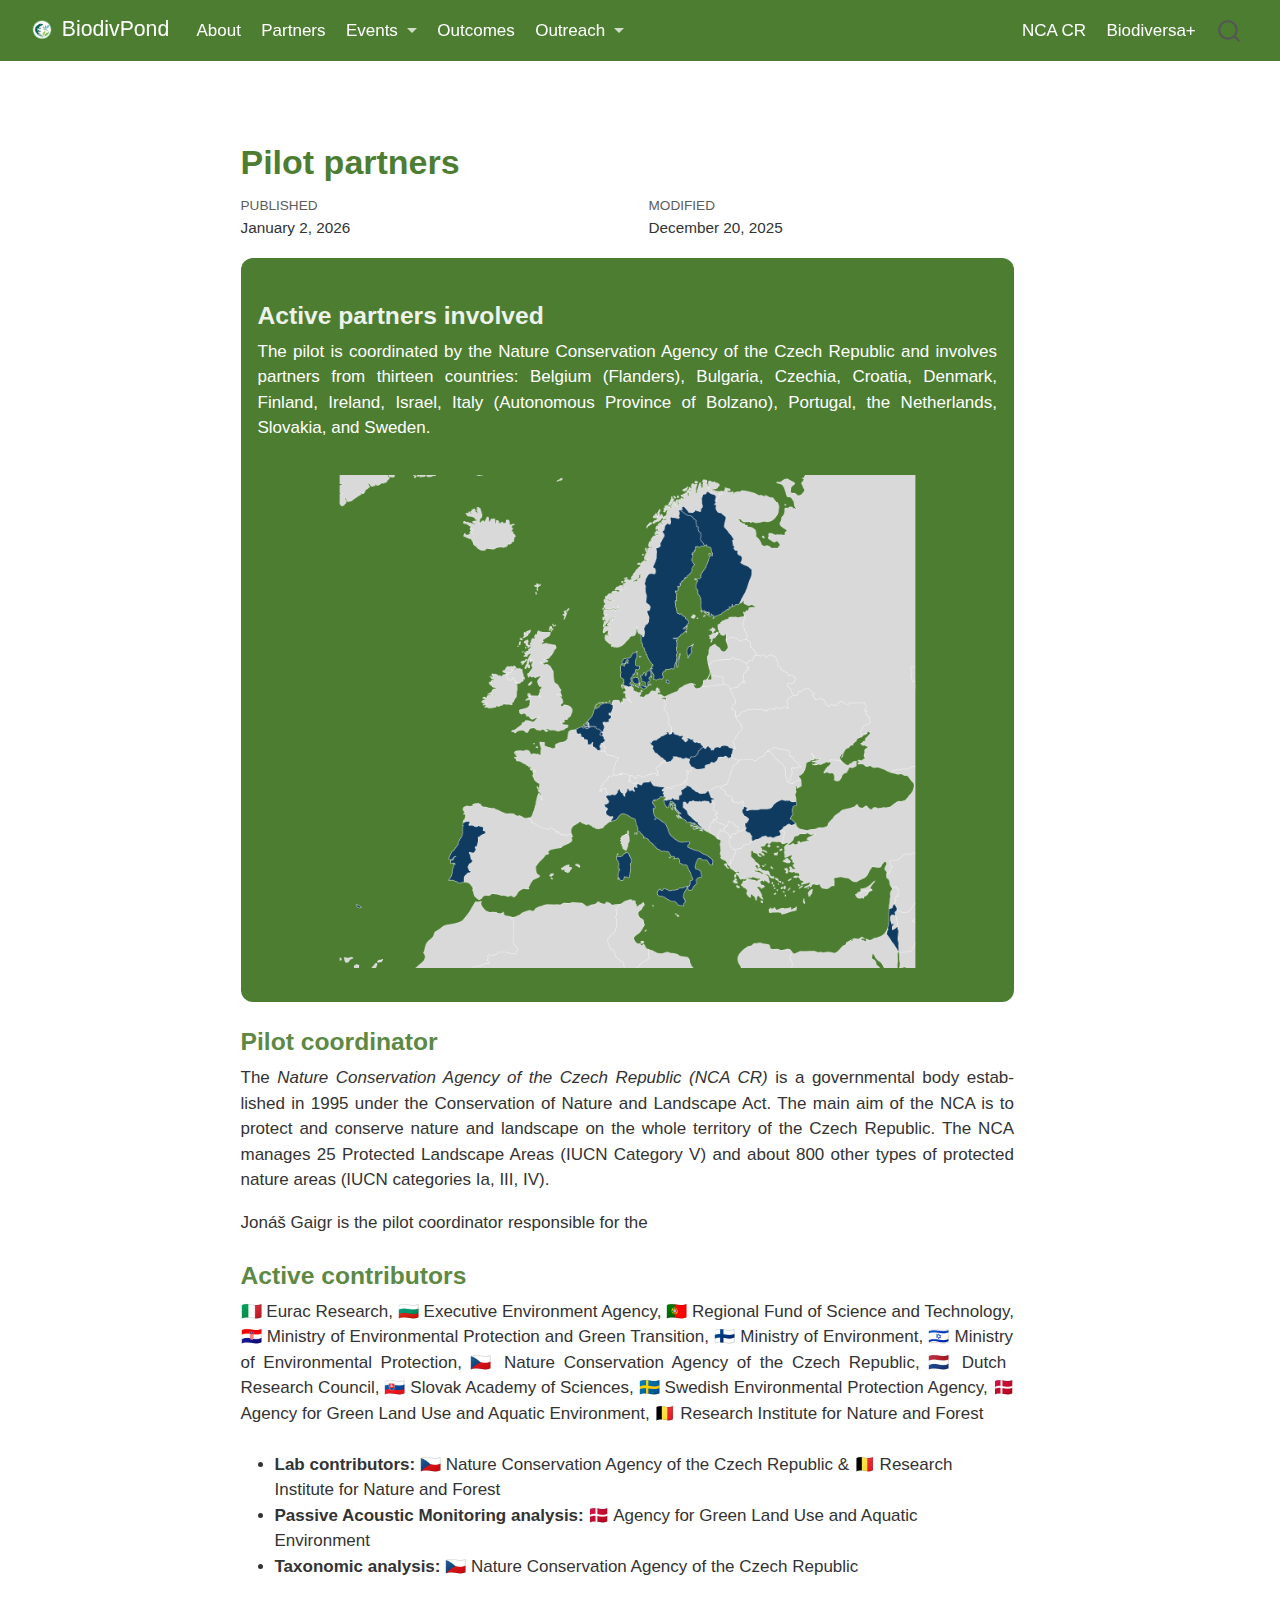
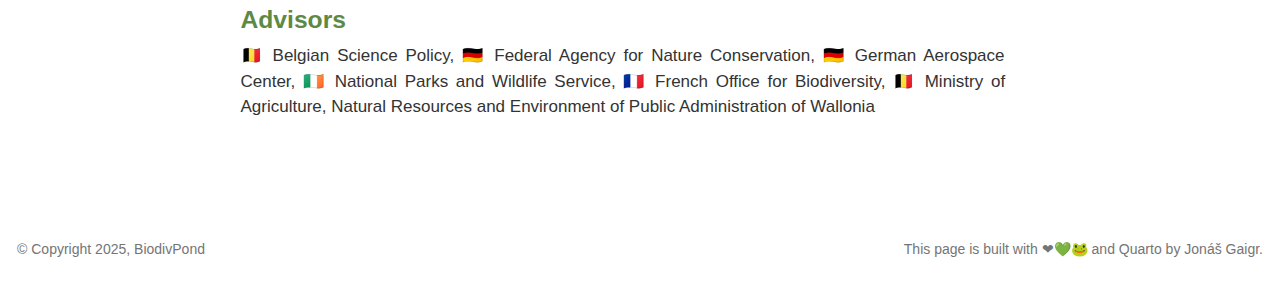
<file: docs/partners.html>
<!DOCTYPE html>
<html xmlns="http://www.w3.org/1999/xhtml" lang="en" xml:lang="en"><head>

<meta charset="utf-8">
<meta name="generator" content="quarto-1.8.24">

<meta name="viewport" content="width=device-width, initial-scale=1.0, user-scalable=yes">

<meta name="dcterms.date" content="2026-01-02">

<title>Pilot partners – BiodivPond</title>
<style>
code{white-space: pre-wrap;}
span.smallcaps{font-variant: small-caps;}
div.columns{display: flex; gap: min(4vw, 1.5em);}
div.column{flex: auto; overflow-x: auto;}
div.hanging-indent{margin-left: 1.5em; text-indent: -1.5em;}
ul.task-list{list-style: none;}
ul.task-list li input[type="checkbox"] {
  width: 0.8em;
  margin: 0 0.8em 0.2em -1em; /* quarto-specific, see https://github.com/quarto-dev/quarto-cli/issues/4556 */ 
  vertical-align: middle;
}
</style>


<script src="site_libs/quarto-nav/quarto-nav.js"></script>
<script src="site_libs/quarto-nav/headroom.min.js"></script>
<script src="site_libs/clipboard/clipboard.min.js"></script>
<script src="site_libs/quarto-search/autocomplete.umd.js"></script>
<script src="site_libs/quarto-search/fuse.min.js"></script>
<script src="site_libs/quarto-search/quarto-search.js"></script>
<meta name="quarto:offset" content="./">
<link href="./Materials/Logos/biodivpond_logo_round.png" rel="icon" type="image/png">
<script src="site_libs/quarto-html/quarto.js" type="module"></script>
<script src="site_libs/quarto-html/tabsets/tabsets.js" type="module"></script>
<script src="site_libs/quarto-html/axe/axe-check.js" type="module"></script>
<script src="site_libs/quarto-html/popper.min.js"></script>
<script src="site_libs/quarto-html/tippy.umd.min.js"></script>
<link href="site_libs/quarto-html/tippy.css" rel="stylesheet">
<link href="site_libs/quarto-html/quarto-syntax-highlighting-dc55a5b9e770e841cd82e46aadbfb9b0.css" rel="stylesheet" id="quarto-text-highlighting-styles">
<script src="site_libs/bootstrap/bootstrap.min.js"></script>
<link href="site_libs/bootstrap/bootstrap-icons.css" rel="stylesheet">
<link href="site_libs/bootstrap/bootstrap-e31584831b205ffbb2d98406f31c2a5b.min.css" rel="stylesheet" append-hash="true" id="quarto-bootstrap" data-mode="light">
<script id="quarto-search-options" type="application/json">{
  "location": "navbar",
  "copy-button": false,
  "collapse-after": 3,
  "panel-placement": "end",
  "type": "overlay",
  "limit": 50,
  "keyboard-shortcut": [
    "f",
    "/",
    "s"
  ],
  "show-item-context": false,
  "language": {
    "search-no-results-text": "No results",
    "search-matching-documents-text": "matching documents",
    "search-copy-link-title": "Copy link to search",
    "search-hide-matches-text": "Hide additional matches",
    "search-more-match-text": "more match in this document",
    "search-more-matches-text": "more matches in this document",
    "search-clear-button-title": "Clear",
    "search-text-placeholder": "",
    "search-detached-cancel-button-title": "Cancel",
    "search-submit-button-title": "Submit",
    "search-label": "Search"
  }
}</script>


<link rel="stylesheet" href="styles.css">
</head>

<body class="nav-fixed fullcontent quarto-light">

<div id="quarto-search-results"></div>
  <header id="quarto-header" class="headroom fixed-top">
    <nav class="navbar navbar-expand-lg " data-bs-theme="dark">
      <div class="navbar-container container-fluid">
      <div class="navbar-brand-container mx-auto">
    <a href="./index.html" class="navbar-brand navbar-brand-logo">
    <img src="./Materials/Logos/biodivpond_logo_round.png" alt="" class="navbar-logo light-content">
    <img src="./Materials/Logos/biodivpond_logo_round.png" alt="" class="navbar-logo dark-content">
    </a>
    <a class="navbar-brand" href="./index.html">
    <span class="navbar-title">BiodivPond</span>
    </a>
  </div>
            <div id="quarto-search" class="" title="Search"></div>
          <button class="navbar-toggler" type="button" data-bs-toggle="collapse" data-bs-target="#navbarCollapse" aria-controls="navbarCollapse" role="menu" aria-expanded="false" aria-label="Toggle navigation" onclick="if (window.quartoToggleHeadroom) { window.quartoToggleHeadroom(); }">
  <span class="navbar-toggler-icon"></span>
</button>
          <div class="collapse navbar-collapse" id="navbarCollapse">
            <ul class="navbar-nav navbar-nav-scroll me-auto">
  <li class="nav-item">
    <a class="nav-link" href="./about.html"> 
<span class="menu-text">About</span></a>
  </li>  
  <li class="nav-item">
    <a class="nav-link active" href="./partners.html" aria-current="page"> 
<span class="menu-text">Partners</span></a>
  </li>  
  <li class="nav-item dropdown ">
    <a class="nav-link dropdown-toggle" href="#" id="nav-menu-events" role="link" data-bs-toggle="dropdown" aria-expanded="false">
 <span class="menu-text">Events</span>
    </a>
    <ul class="dropdown-menu" aria-labelledby="nav-menu-events">    
        <li>
    <a class="dropdown-item" href="./workshop_2026.html">
 <span class="dropdown-text">International workshop 2026</span></a>
  </li>  
        <li>
    <a class="dropdown-item" href="./natworkshops.html">
 <span class="dropdown-text">National workshops</span></a>
  </li>  
    </ul>
  </li>
  <li class="nav-item">
    <a class="nav-link" href="./outcomes.html"> 
<span class="menu-text">Outcomes</span></a>
  </li>  
  <li class="nav-item dropdown ">
    <a class="nav-link dropdown-toggle" href="#" id="nav-menu-outreach" role="link" data-bs-toggle="dropdown" aria-expanded="false">
 <span class="menu-text">Outreach</span>
    </a>
    <ul class="dropdown-menu" aria-labelledby="nav-menu-outreach">    
        <li>
    <a class="dropdown-item" href="./blogposts.html">
 <span class="dropdown-text">Blog posts</span></a>
  </li>  
    </ul>
  </li>
</ul>
            <ul class="navbar-nav navbar-nav-scroll ms-auto">
  <li class="nav-item">
    <a class="nav-link" href="https://aopk.gov.cz/web/en"> 
<span class="menu-text">NCA CR</span></a>
  </li>  
  <li class="nav-item">
    <a class="nav-link" href="https://www.biodiversa.eu/"> 
<span class="menu-text">Biodiversa+</span></a>
  </li>  
</ul>
          </div> <!-- /navcollapse -->
            <div class="quarto-navbar-tools">
</div>
      </div> <!-- /container-fluid -->
    </nav>
</header>
<!-- content -->
<div id="quarto-content" class="quarto-container page-columns page-rows-contents page-layout-article page-navbar">
<!-- sidebar -->
<!-- margin-sidebar -->
    
<!-- main -->
<main class="content page-columns page-full" id="quarto-document-content">




<div class="quarto-about-solana column-body">
  <div class="about-entity">
    <div class="entity-contents">
      <header id="title-block-header" class="quarto-title-block default">
<div class="quarto-title">
<h1 class="title">Pilot partners</h1>
</div>
<div class="quarto-title-meta">
    <div>
    <div class="quarto-title-meta-heading">Published</div>
    <div class="quarto-title-meta-contents">
      <p class="date">January 2, 2026</p>
    </div>
  </div>
    <div>
    <div class="quarto-title-meta-heading">Modified</div>
    <div class="quarto-title-meta-contents">
      <p class="date-modified">December 20, 2025</p>
    </div>
  </div>
  </div>
</header> 
      <div class="about-contents"><div id="hero-heading">
<div class="map-card">
<section id="active-partners-involved" class="level3 map-card-text">
<h3 data-anchor-id="active-partners-involved">Active partners involved</h3>
<p>The pilot is coordinated by the Nature Conservation Agency of the Czech Republic and involves partners from thirteen countries: Belgium (Flanders), Bulgaria, Czechia, Croatia, Denmark, Finland, Ireland, Israel, Italy (Autonomous Province of Bolzano), Portugal, the Netherlands, Slovakia, and Sweden.</p>
</section>
<div class="map-card-image">
<div class="map-wrapper">
<p><img src="./Outputs/Maps/Map_biodivpond_partners.png" class="map" alt="BiodivPond partner sites map"></p>
</div>
</div>
</div>
<section id="pilot-coordinator" class="level3">
<h3 data-anchor-id="pilot-coordinator">Pilot coordinator</h3>
<p>The <em>Nature Conservation Agency of the Czech Republic (NCA CR)</em> is a governmental body established in 1995 under the Conservation of Nature and Landscape Act. The main aim of the NCA is to protect and conserve nature and landscape on the whole territory of the Czech Republic. The NCA manages 25 Protected Landscape Areas (IUCN Category V) and about 800 other types of protected nature areas (IUCN categories Ia, III, IV).</p>
<p>Jonáš Gaigr is the pilot coordinator responsible for the</p>
</section>
<section id="active-contributors" class="level3">
<h3 data-anchor-id="active-contributors">Active contributors</h3>
<p>🇮🇹 Eurac Research, 🇧🇬 Executive Environment Agency, 🇵🇹 Regional Fund of Science and Technology, 🇭🇷 Ministry of Environmental Protection and Green Transition, 🇫🇮 Ministry of Environment, 🇮🇱 Ministry of Environmental Protection, 🇨🇿 Nature Conservation Agency of the Czech Republic, 🇳🇱 Dutch Research Council, 🇸🇰 Slovak Academy of Sciences, 🇸🇪 Swedish Environmental Protection Agency, 🇩🇰 Agency for Green Land Use and Aquatic Environment, 🇧🇪 Research Institute for Nature and Forest</p>
</section>
<section id="section" class="level3">
<h3 data-anchor-id="section"></h3>
<ul>
<li><strong>Lab contributors:</strong> 🇨🇿 Nature Conservation Agency of the Czech Republic &amp; 🇧🇪 Research Institute for Nature and Forest<br>
</li>
<li><strong>Passive Acoustic Monitoring analysis:</strong> 🇩🇰 Agency for Green Land Use and Aquatic Environment<br>
</li>
<li><strong>Taxonomic analysis:</strong> 🇨🇿 Nature Conservation Agency of the Czech Republic</li>
</ul>
</section>
<section id="advisors" class="level3">
<h3 data-anchor-id="advisors">Advisors</h3>
<p>🇧🇪 Belgian Science Policy, 🇩🇪 Federal Agency for Nature Conservation, 🇩🇪 German Aerospace Center, 🇮🇪 National Parks and Wildlife Service, 🇫🇷 French Office for Biodiversity, 🇧🇪 Ministry of Agriculture, Natural Resources and Environment of Public Administration of Wallonia</p>
</section>
</div></div>
    </div>
  </div>
</div>





</main> <!-- /main -->
<script id="quarto-html-after-body" type="application/javascript">
  window.document.addEventListener("DOMContentLoaded", function (event) {
    const isCodeAnnotation = (el) => {
      for (const clz of el.classList) {
        if (clz.startsWith('code-annotation-')) {                     
          return true;
        }
      }
      return false;
    }
    const onCopySuccess = function(e) {
      // button target
      const button = e.trigger;
      // don't keep focus
      button.blur();
      // flash "checked"
      button.classList.add('code-copy-button-checked');
      var currentTitle = button.getAttribute("title");
      button.setAttribute("title", "Copied!");
      let tooltip;
      if (window.bootstrap) {
        button.setAttribute("data-bs-toggle", "tooltip");
        button.setAttribute("data-bs-placement", "left");
        button.setAttribute("data-bs-title", "Copied!");
        tooltip = new bootstrap.Tooltip(button, 
          { trigger: "manual", 
            customClass: "code-copy-button-tooltip",
            offset: [0, -8]});
        tooltip.show();    
      }
      setTimeout(function() {
        if (tooltip) {
          tooltip.hide();
          button.removeAttribute("data-bs-title");
          button.removeAttribute("data-bs-toggle");
          button.removeAttribute("data-bs-placement");
        }
        button.setAttribute("title", currentTitle);
        button.classList.remove('code-copy-button-checked');
      }, 1000);
      // clear code selection
      e.clearSelection();
    }
    const getTextToCopy = function(trigger) {
      const outerScaffold = trigger.parentElement.cloneNode(true);
      const codeEl = outerScaffold.querySelector('code');
      for (const childEl of codeEl.children) {
        if (isCodeAnnotation(childEl)) {
          childEl.remove();
        }
      }
      return codeEl.innerText;
    }
    const clipboard = new window.ClipboardJS('.code-copy-button:not([data-in-quarto-modal])', {
      text: getTextToCopy
    });
    clipboard.on('success', onCopySuccess);
    if (window.document.getElementById('quarto-embedded-source-code-modal')) {
      const clipboardModal = new window.ClipboardJS('.code-copy-button[data-in-quarto-modal]', {
        text: getTextToCopy,
        container: window.document.getElementById('quarto-embedded-source-code-modal')
      });
      clipboardModal.on('success', onCopySuccess);
    }
      var localhostRegex = new RegExp(/^(?:http|https):\/\/localhost\:?[0-9]*\//);
      var mailtoRegex = new RegExp(/^mailto:/);
        var filterRegex = new RegExp("https:\/\/biodivpond\.github\.io");
      var isInternal = (href) => {
          return filterRegex.test(href) || localhostRegex.test(href) || mailtoRegex.test(href);
      }
      // Inspect non-navigation links and adorn them if external
     var links = window.document.querySelectorAll('a[href]:not(.nav-link):not(.navbar-brand):not(.toc-action):not(.sidebar-link):not(.sidebar-item-toggle):not(.pagination-link):not(.no-external):not([aria-hidden]):not(.dropdown-item):not(.quarto-navigation-tool):not(.about-link)');
      for (var i=0; i<links.length; i++) {
        const link = links[i];
        if (!isInternal(link.href)) {
          // undo the damage that might have been done by quarto-nav.js in the case of
          // links that we want to consider external
          if (link.dataset.originalHref !== undefined) {
            link.href = link.dataset.originalHref;
          }
        }
      }
    function tippyHover(el, contentFn, onTriggerFn, onUntriggerFn) {
      const config = {
        allowHTML: true,
        maxWidth: 500,
        delay: 100,
        arrow: false,
        appendTo: function(el) {
            return el.parentElement;
        },
        interactive: true,
        interactiveBorder: 10,
        theme: 'quarto',
        placement: 'bottom-start',
      };
      if (contentFn) {
        config.content = contentFn;
      }
      if (onTriggerFn) {
        config.onTrigger = onTriggerFn;
      }
      if (onUntriggerFn) {
        config.onUntrigger = onUntriggerFn;
      }
      window.tippy(el, config); 
    }
    const noterefs = window.document.querySelectorAll('a[role="doc-noteref"]');
    for (var i=0; i<noterefs.length; i++) {
      const ref = noterefs[i];
      tippyHover(ref, function() {
        // use id or data attribute instead here
        let href = ref.getAttribute('data-footnote-href') || ref.getAttribute('href');
        try { href = new URL(href).hash; } catch {}
        const id = href.replace(/^#\/?/, "");
        const note = window.document.getElementById(id);
        if (note) {
          return note.innerHTML;
        } else {
          return "";
        }
      });
    }
    const xrefs = window.document.querySelectorAll('a.quarto-xref');
    const processXRef = (id, note) => {
      // Strip column container classes
      const stripColumnClz = (el) => {
        el.classList.remove("page-full", "page-columns");
        if (el.children) {
          for (const child of el.children) {
            stripColumnClz(child);
          }
        }
      }
      stripColumnClz(note)
      if (id === null || id.startsWith('sec-')) {
        // Special case sections, only their first couple elements
        const container = document.createElement("div");
        if (note.children && note.children.length > 2) {
          container.appendChild(note.children[0].cloneNode(true));
          for (let i = 1; i < note.children.length; i++) {
            const child = note.children[i];
            if (child.tagName === "P" && child.innerText === "") {
              continue;
            } else {
              container.appendChild(child.cloneNode(true));
              break;
            }
          }
          if (window.Quarto?.typesetMath) {
            window.Quarto.typesetMath(container);
          }
          return container.innerHTML
        } else {
          if (window.Quarto?.typesetMath) {
            window.Quarto.typesetMath(note);
          }
          return note.innerHTML;
        }
      } else {
        // Remove any anchor links if they are present
        const anchorLink = note.querySelector('a.anchorjs-link');
        if (anchorLink) {
          anchorLink.remove();
        }
        if (window.Quarto?.typesetMath) {
          window.Quarto.typesetMath(note);
        }
        if (note.classList.contains("callout")) {
          return note.outerHTML;
        } else {
          return note.innerHTML;
        }
      }
    }
    for (var i=0; i<xrefs.length; i++) {
      const xref = xrefs[i];
      tippyHover(xref, undefined, function(instance) {
        instance.disable();
        let url = xref.getAttribute('href');
        let hash = undefined; 
        if (url.startsWith('#')) {
          hash = url;
        } else {
          try { hash = new URL(url).hash; } catch {}
        }
        if (hash) {
          const id = hash.replace(/^#\/?/, "");
          const note = window.document.getElementById(id);
          if (note !== null) {
            try {
              const html = processXRef(id, note.cloneNode(true));
              instance.setContent(html);
            } finally {
              instance.enable();
              instance.show();
            }
          } else {
            // See if we can fetch this
            fetch(url.split('#')[0])
            .then(res => res.text())
            .then(html => {
              const parser = new DOMParser();
              const htmlDoc = parser.parseFromString(html, "text/html");
              const note = htmlDoc.getElementById(id);
              if (note !== null) {
                const html = processXRef(id, note);
                instance.setContent(html);
              } 
            }).finally(() => {
              instance.enable();
              instance.show();
            });
          }
        } else {
          // See if we can fetch a full url (with no hash to target)
          // This is a special case and we should probably do some content thinning / targeting
          fetch(url)
          .then(res => res.text())
          .then(html => {
            const parser = new DOMParser();
            const htmlDoc = parser.parseFromString(html, "text/html");
            const note = htmlDoc.querySelector('main.content');
            if (note !== null) {
              // This should only happen for chapter cross references
              // (since there is no id in the URL)
              // remove the first header
              if (note.children.length > 0 && note.children[0].tagName === "HEADER") {
                note.children[0].remove();
              }
              const html = processXRef(null, note);
              instance.setContent(html);
            } 
          }).finally(() => {
            instance.enable();
            instance.show();
          });
        }
      }, function(instance) {
      });
    }
        let selectedAnnoteEl;
        const selectorForAnnotation = ( cell, annotation) => {
          let cellAttr = 'data-code-cell="' + cell + '"';
          let lineAttr = 'data-code-annotation="' +  annotation + '"';
          const selector = 'span[' + cellAttr + '][' + lineAttr + ']';
          return selector;
        }
        const selectCodeLines = (annoteEl) => {
          const doc = window.document;
          const targetCell = annoteEl.getAttribute("data-target-cell");
          const targetAnnotation = annoteEl.getAttribute("data-target-annotation");
          const annoteSpan = window.document.querySelector(selectorForAnnotation(targetCell, targetAnnotation));
          const lines = annoteSpan.getAttribute("data-code-lines").split(",");
          const lineIds = lines.map((line) => {
            return targetCell + "-" + line;
          })
          let top = null;
          let height = null;
          let parent = null;
          if (lineIds.length > 0) {
              //compute the position of the single el (top and bottom and make a div)
              const el = window.document.getElementById(lineIds[0]);
              top = el.offsetTop;
              height = el.offsetHeight;
              parent = el.parentElement.parentElement;
            if (lineIds.length > 1) {
              const lastEl = window.document.getElementById(lineIds[lineIds.length - 1]);
              const bottom = lastEl.offsetTop + lastEl.offsetHeight;
              height = bottom - top;
            }
            if (top !== null && height !== null && parent !== null) {
              // cook up a div (if necessary) and position it 
              let div = window.document.getElementById("code-annotation-line-highlight");
              if (div === null) {
                div = window.document.createElement("div");
                div.setAttribute("id", "code-annotation-line-highlight");
                div.style.position = 'absolute';
                parent.appendChild(div);
              }
              div.style.top = top - 2 + "px";
              div.style.height = height + 4 + "px";
              div.style.left = 0;
              let gutterDiv = window.document.getElementById("code-annotation-line-highlight-gutter");
              if (gutterDiv === null) {
                gutterDiv = window.document.createElement("div");
                gutterDiv.setAttribute("id", "code-annotation-line-highlight-gutter");
                gutterDiv.style.position = 'absolute';
                const codeCell = window.document.getElementById(targetCell);
                const gutter = codeCell.querySelector('.code-annotation-gutter');
                gutter.appendChild(gutterDiv);
              }
              gutterDiv.style.top = top - 2 + "px";
              gutterDiv.style.height = height + 4 + "px";
            }
            selectedAnnoteEl = annoteEl;
          }
        };
        const unselectCodeLines = () => {
          const elementsIds = ["code-annotation-line-highlight", "code-annotation-line-highlight-gutter"];
          elementsIds.forEach((elId) => {
            const div = window.document.getElementById(elId);
            if (div) {
              div.remove();
            }
          });
          selectedAnnoteEl = undefined;
        };
          // Handle positioning of the toggle
      window.addEventListener(
        "resize",
        throttle(() => {
          elRect = undefined;
          if (selectedAnnoteEl) {
            selectCodeLines(selectedAnnoteEl);
          }
        }, 10)
      );
      function throttle(fn, ms) {
      let throttle = false;
      let timer;
        return (...args) => {
          if(!throttle) { // first call gets through
              fn.apply(this, args);
              throttle = true;
          } else { // all the others get throttled
              if(timer) clearTimeout(timer); // cancel #2
              timer = setTimeout(() => {
                fn.apply(this, args);
                timer = throttle = false;
              }, ms);
          }
        };
      }
        // Attach click handler to the DT
        const annoteDls = window.document.querySelectorAll('dt[data-target-cell]');
        for (const annoteDlNode of annoteDls) {
          annoteDlNode.addEventListener('click', (event) => {
            const clickedEl = event.target;
            if (clickedEl !== selectedAnnoteEl) {
              unselectCodeLines();
              const activeEl = window.document.querySelector('dt[data-target-cell].code-annotation-active');
              if (activeEl) {
                activeEl.classList.remove('code-annotation-active');
              }
              selectCodeLines(clickedEl);
              clickedEl.classList.add('code-annotation-active');
            } else {
              // Unselect the line
              unselectCodeLines();
              clickedEl.classList.remove('code-annotation-active');
            }
          });
        }
    const findCites = (el) => {
      const parentEl = el.parentElement;
      if (parentEl) {
        const cites = parentEl.dataset.cites;
        if (cites) {
          return {
            el,
            cites: cites.split(' ')
          };
        } else {
          return findCites(el.parentElement)
        }
      } else {
        return undefined;
      }
    };
    var bibliorefs = window.document.querySelectorAll('a[role="doc-biblioref"]');
    for (var i=0; i<bibliorefs.length; i++) {
      const ref = bibliorefs[i];
      const citeInfo = findCites(ref);
      if (citeInfo) {
        tippyHover(citeInfo.el, function() {
          var popup = window.document.createElement('div');
          citeInfo.cites.forEach(function(cite) {
            var citeDiv = window.document.createElement('div');
            citeDiv.classList.add('hanging-indent');
            citeDiv.classList.add('csl-entry');
            var biblioDiv = window.document.getElementById('ref-' + cite);
            if (biblioDiv) {
              citeDiv.innerHTML = biblioDiv.innerHTML;
            }
            popup.appendChild(citeDiv);
          });
          return popup.innerHTML;
        });
      }
    }
  });
  </script>
</div> <!-- /content -->
<footer class="footer">
  <div class="nav-footer">
    <div class="nav-footer-left">
<p>© Copyright 2025, BiodivPond</p>
</div>   
    <div class="nav-footer-center">
      &nbsp;
    </div>
    <div class="nav-footer-right">
<p>This page is built with ❤💚🐸 and <a href="https://quarto.org/">Quarto</a> by Jonáš Gaigr.</p>
</div>
  </div>
</footer>




</body></html>
</file>
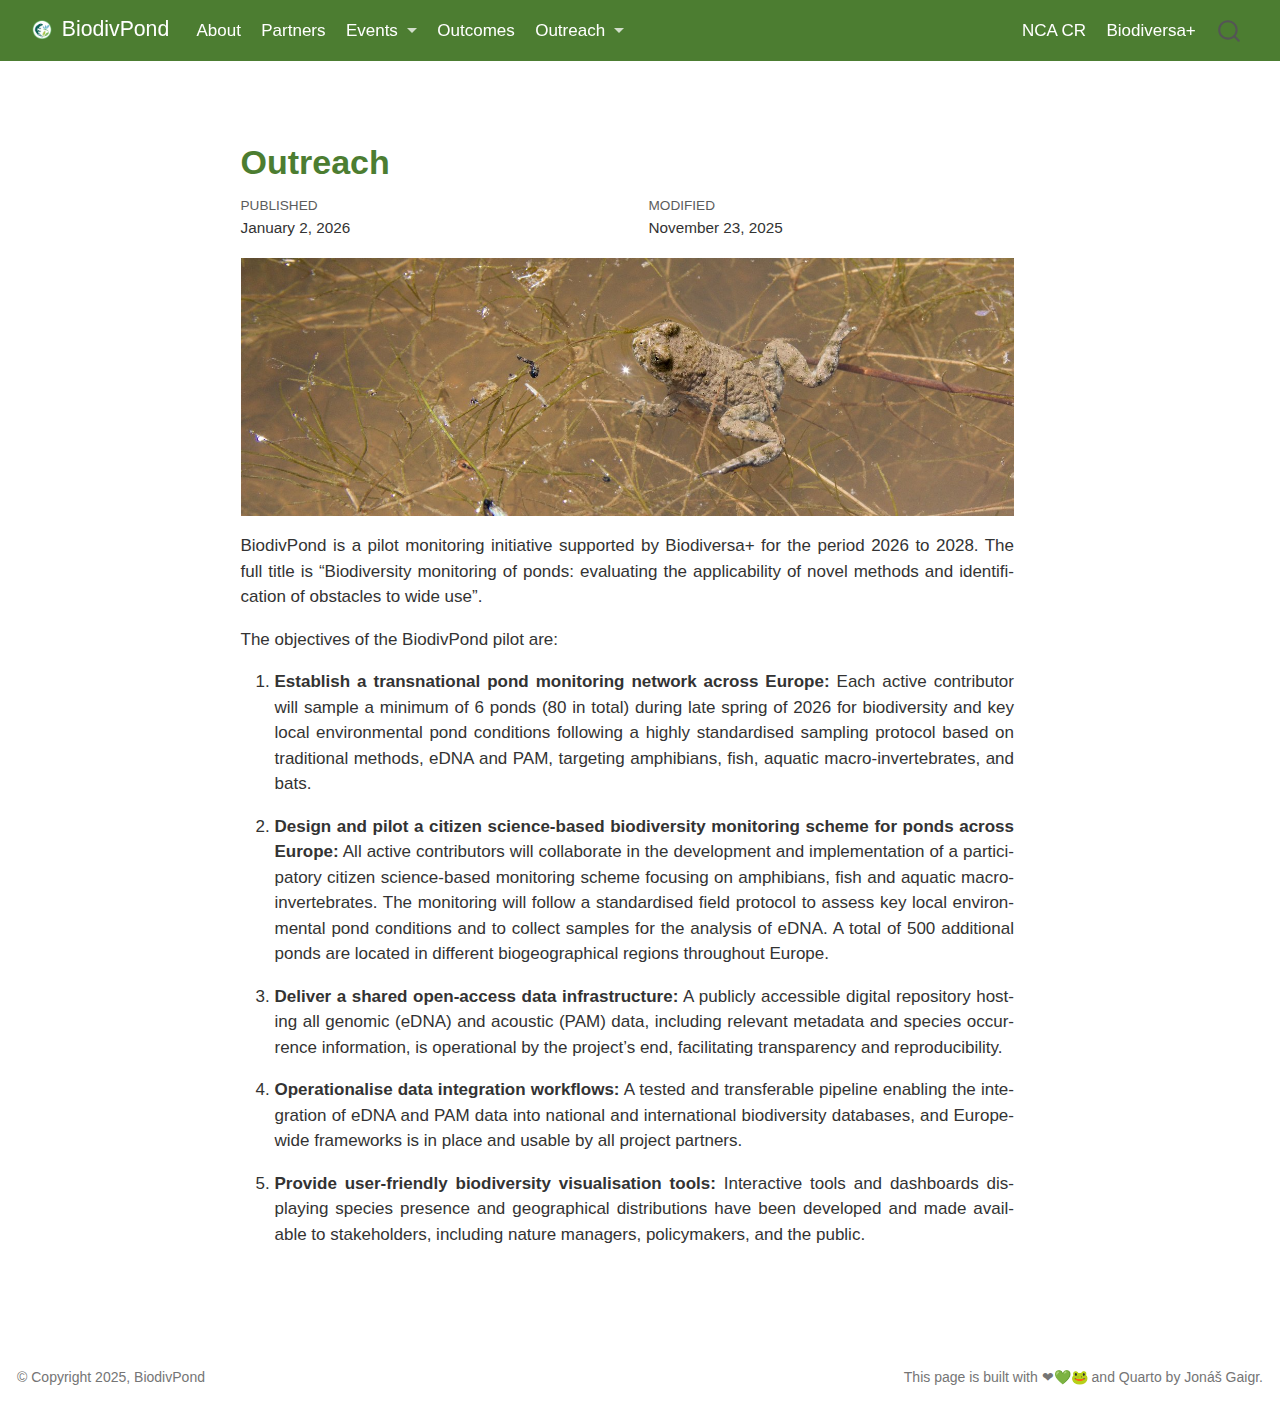
<file: docs/reports.html>
<!DOCTYPE html>
<html xmlns="http://www.w3.org/1999/xhtml" lang="en" xml:lang="en"><head>

<meta charset="utf-8">
<meta name="generator" content="quarto-1.8.24">

<meta name="viewport" content="width=device-width, initial-scale=1.0, user-scalable=yes">

<meta name="dcterms.date" content="2026-01-02">

<title>Outreach – BiodivPond</title>
<style>
code{white-space: pre-wrap;}
span.smallcaps{font-variant: small-caps;}
div.columns{display: flex; gap: min(4vw, 1.5em);}
div.column{flex: auto; overflow-x: auto;}
div.hanging-indent{margin-left: 1.5em; text-indent: -1.5em;}
ul.task-list{list-style: none;}
ul.task-list li input[type="checkbox"] {
  width: 0.8em;
  margin: 0 0.8em 0.2em -1em; /* quarto-specific, see https://github.com/quarto-dev/quarto-cli/issues/4556 */ 
  vertical-align: middle;
}
</style>


<script src="site_libs/quarto-nav/quarto-nav.js"></script>
<script src="site_libs/quarto-nav/headroom.min.js"></script>
<script src="site_libs/clipboard/clipboard.min.js"></script>
<script src="site_libs/quarto-search/autocomplete.umd.js"></script>
<script src="site_libs/quarto-search/fuse.min.js"></script>
<script src="site_libs/quarto-search/quarto-search.js"></script>
<meta name="quarto:offset" content="./">
<link href="./Materials/Logos/biodivpond_logo_round.png" rel="icon" type="image/png">
<script src="site_libs/quarto-html/quarto.js" type="module"></script>
<script src="site_libs/quarto-html/tabsets/tabsets.js" type="module"></script>
<script src="site_libs/quarto-html/axe/axe-check.js" type="module"></script>
<script src="site_libs/quarto-html/popper.min.js"></script>
<script src="site_libs/quarto-html/tippy.umd.min.js"></script>
<link href="site_libs/quarto-html/tippy.css" rel="stylesheet">
<link href="site_libs/quarto-html/quarto-syntax-highlighting-dc55a5b9e770e841cd82e46aadbfb9b0.css" rel="stylesheet" id="quarto-text-highlighting-styles">
<script src="site_libs/bootstrap/bootstrap.min.js"></script>
<link href="site_libs/bootstrap/bootstrap-icons.css" rel="stylesheet">
<link href="site_libs/bootstrap/bootstrap-e31584831b205ffbb2d98406f31c2a5b.min.css" rel="stylesheet" append-hash="true" id="quarto-bootstrap" data-mode="light">
<script id="quarto-search-options" type="application/json">{
  "location": "navbar",
  "copy-button": false,
  "collapse-after": 3,
  "panel-placement": "end",
  "type": "overlay",
  "limit": 50,
  "keyboard-shortcut": [
    "f",
    "/",
    "s"
  ],
  "show-item-context": false,
  "language": {
    "search-no-results-text": "No results",
    "search-matching-documents-text": "matching documents",
    "search-copy-link-title": "Copy link to search",
    "search-hide-matches-text": "Hide additional matches",
    "search-more-match-text": "more match in this document",
    "search-more-matches-text": "more matches in this document",
    "search-clear-button-title": "Clear",
    "search-text-placeholder": "",
    "search-detached-cancel-button-title": "Cancel",
    "search-submit-button-title": "Submit",
    "search-label": "Search"
  }
}</script>


<link rel="stylesheet" href="styles.css">
</head>

<body class="nav-fixed fullcontent quarto-light">

<div id="quarto-search-results"></div>
  <header id="quarto-header" class="headroom fixed-top">
    <nav class="navbar navbar-expand-lg " data-bs-theme="dark">
      <div class="navbar-container container-fluid">
      <div class="navbar-brand-container mx-auto">
    <a href="./index.html" class="navbar-brand navbar-brand-logo">
    <img src="./Materials/Logos/biodivpond_logo_round.png" alt="" class="navbar-logo light-content">
    <img src="./Materials/Logos/biodivpond_logo_round.png" alt="" class="navbar-logo dark-content">
    </a>
    <a class="navbar-brand" href="./index.html">
    <span class="navbar-title">BiodivPond</span>
    </a>
  </div>
            <div id="quarto-search" class="" title="Search"></div>
          <button class="navbar-toggler" type="button" data-bs-toggle="collapse" data-bs-target="#navbarCollapse" aria-controls="navbarCollapse" role="menu" aria-expanded="false" aria-label="Toggle navigation" onclick="if (window.quartoToggleHeadroom) { window.quartoToggleHeadroom(); }">
  <span class="navbar-toggler-icon"></span>
</button>
          <div class="collapse navbar-collapse" id="navbarCollapse">
            <ul class="navbar-nav navbar-nav-scroll me-auto">
  <li class="nav-item">
    <a class="nav-link" href="./about.html"> 
<span class="menu-text">About</span></a>
  </li>  
  <li class="nav-item">
    <a class="nav-link" href="./partners.html"> 
<span class="menu-text">Partners</span></a>
  </li>  
  <li class="nav-item dropdown ">
    <a class="nav-link dropdown-toggle" href="#" id="nav-menu-events" role="link" data-bs-toggle="dropdown" aria-expanded="false">
 <span class="menu-text">Events</span>
    </a>
    <ul class="dropdown-menu" aria-labelledby="nav-menu-events">    
        <li>
    <a class="dropdown-item" href="./workshop_2026.html">
 <span class="dropdown-text">International workshop 2026</span></a>
  </li>  
        <li>
    <a class="dropdown-item" href="./natworkshops.html">
 <span class="dropdown-text">National workshops</span></a>
  </li>  
    </ul>
  </li>
  <li class="nav-item">
    <a class="nav-link" href="./outcomes.html"> 
<span class="menu-text">Outcomes</span></a>
  </li>  
  <li class="nav-item dropdown ">
    <a class="nav-link dropdown-toggle" href="#" id="nav-menu-outreach" role="link" data-bs-toggle="dropdown" aria-expanded="false">
 <span class="menu-text">Outreach</span>
    </a>
    <ul class="dropdown-menu" aria-labelledby="nav-menu-outreach">    
        <li>
    <a class="dropdown-item" href="./blog.qmd">
 <span class="dropdown-text">Blog posts</span></a>
  </li>  
    </ul>
  </li>
</ul>
            <ul class="navbar-nav navbar-nav-scroll ms-auto">
  <li class="nav-item">
    <a class="nav-link" href="https://aopk.gov.cz/web/en"> 
<span class="menu-text">NCA CR</span></a>
  </li>  
  <li class="nav-item">
    <a class="nav-link" href="https://www.biodiversa.eu/"> 
<span class="menu-text">Biodiversa+</span></a>
  </li>  
</ul>
          </div> <!-- /navcollapse -->
            <div class="quarto-navbar-tools">
</div>
      </div> <!-- /container-fluid -->
    </nav>
</header>
<!-- content -->
<div id="quarto-content" class="quarto-container page-columns page-rows-contents page-layout-article page-navbar">
<!-- sidebar -->
<!-- margin-sidebar -->
    
<!-- main -->
<main class="content page-columns page-full" id="quarto-document-content">




<div class="quarto-about-solana column-body">
  <div class="about-entity">
    <div class="entity-contents">
      <header id="title-block-header" class="quarto-title-block default">
<div class="quarto-title">
<h1 class="title">Outreach</h1>
</div>
<div class="quarto-title-meta">
    <div>
    <div class="quarto-title-meta-heading">Published</div>
    <div class="quarto-title-meta-contents">
      <p class="date">January 2, 2026</p>
    </div>
  </div>
    <div>
    <div class="quarto-title-meta-heading">Modified</div>
    <div class="quarto-title-meta-contents">
      <p class="date-modified">November 23, 2025</p>
    </div>
  </div>
  </div>
</header> 
      <div class="about-contents"><div id="hero-heading">
<p><img src=".\images/bomvar_stribro.jpeg" class="img-fluid"></p>
<p>BiodivPond is a pilot monitoring initiative supported by Biodiversa+ for the period 2026 to 2028. The full title is “Biodiversity monitoring of ponds: evaluating the applicability of novel methods and identification of obstacles to wide use”.</p>
<p>The objectives of the BiodivPond pilot are:</p>
<ol type="1">
<li><p><strong>Establish a transnational pond monitoring network across Europe:</strong> Each active contributor will sample a minimum of 6 ponds (80 in total) during late spring of 2026 for biodiversity and key local environmental pond conditions following a highly standardised sampling protocol based on traditional methods, eDNA and PAM, targeting amphibians, fish, aquatic macro-invertebrates, and bats.</p></li>
<li><p><strong>Design and pilot a citizen science-based biodiversity monitoring scheme for ponds across Europe:</strong> All active contributors will collaborate in the development and implementation of a participatory citizen science-based monitoring scheme focusing on amphibians, fish and aquatic macro-invertebrates. The monitoring will follow a standardised field protocol to assess key local environmental pond conditions and to collect samples for the analysis of eDNA. A total of 500 additional ponds are located in different biogeographical regions throughout Europe.</p></li>
<li><p><strong>Deliver a shared open-access data infrastructure:</strong> A publicly accessible digital repository hosting all genomic (eDNA) and acoustic (PAM) data, including relevant metadata and species occurrence information, is operational by the project’s end, facilitating transparency and reproducibility.</p></li>
<li><p><strong>Operationalise data integration workflows:</strong> A tested and transferable pipeline enabling the integration of eDNA and PAM data into national and international biodiversity databases, and Europe-wide frameworks is in place and usable by all project partners.</p></li>
<li><p><strong>Provide user-friendly biodiversity visualisation tools:</strong> Interactive tools and dashboards displaying species presence and geographical distributions have been developed and made available to stakeholders, including nature managers, policymakers, and the public.</p></li>
</ol>
</div></div>
    </div>
  </div>
</div>





</main> <!-- /main -->
<script id="quarto-html-after-body" type="application/javascript">
  window.document.addEventListener("DOMContentLoaded", function (event) {
    const isCodeAnnotation = (el) => {
      for (const clz of el.classList) {
        if (clz.startsWith('code-annotation-')) {                     
          return true;
        }
      }
      return false;
    }
    const onCopySuccess = function(e) {
      // button target
      const button = e.trigger;
      // don't keep focus
      button.blur();
      // flash "checked"
      button.classList.add('code-copy-button-checked');
      var currentTitle = button.getAttribute("title");
      button.setAttribute("title", "Copied!");
      let tooltip;
      if (window.bootstrap) {
        button.setAttribute("data-bs-toggle", "tooltip");
        button.setAttribute("data-bs-placement", "left");
        button.setAttribute("data-bs-title", "Copied!");
        tooltip = new bootstrap.Tooltip(button, 
          { trigger: "manual", 
            customClass: "code-copy-button-tooltip",
            offset: [0, -8]});
        tooltip.show();    
      }
      setTimeout(function() {
        if (tooltip) {
          tooltip.hide();
          button.removeAttribute("data-bs-title");
          button.removeAttribute("data-bs-toggle");
          button.removeAttribute("data-bs-placement");
        }
        button.setAttribute("title", currentTitle);
        button.classList.remove('code-copy-button-checked');
      }, 1000);
      // clear code selection
      e.clearSelection();
    }
    const getTextToCopy = function(trigger) {
      const outerScaffold = trigger.parentElement.cloneNode(true);
      const codeEl = outerScaffold.querySelector('code');
      for (const childEl of codeEl.children) {
        if (isCodeAnnotation(childEl)) {
          childEl.remove();
        }
      }
      return codeEl.innerText;
    }
    const clipboard = new window.ClipboardJS('.code-copy-button:not([data-in-quarto-modal])', {
      text: getTextToCopy
    });
    clipboard.on('success', onCopySuccess);
    if (window.document.getElementById('quarto-embedded-source-code-modal')) {
      const clipboardModal = new window.ClipboardJS('.code-copy-button[data-in-quarto-modal]', {
        text: getTextToCopy,
        container: window.document.getElementById('quarto-embedded-source-code-modal')
      });
      clipboardModal.on('success', onCopySuccess);
    }
      var localhostRegex = new RegExp(/^(?:http|https):\/\/localhost\:?[0-9]*\//);
      var mailtoRegex = new RegExp(/^mailto:/);
        var filterRegex = new RegExp("https:\/\/biodivpond\.github\.io");
      var isInternal = (href) => {
          return filterRegex.test(href) || localhostRegex.test(href) || mailtoRegex.test(href);
      }
      // Inspect non-navigation links and adorn them if external
     var links = window.document.querySelectorAll('a[href]:not(.nav-link):not(.navbar-brand):not(.toc-action):not(.sidebar-link):not(.sidebar-item-toggle):not(.pagination-link):not(.no-external):not([aria-hidden]):not(.dropdown-item):not(.quarto-navigation-tool):not(.about-link)');
      for (var i=0; i<links.length; i++) {
        const link = links[i];
        if (!isInternal(link.href)) {
          // undo the damage that might have been done by quarto-nav.js in the case of
          // links that we want to consider external
          if (link.dataset.originalHref !== undefined) {
            link.href = link.dataset.originalHref;
          }
        }
      }
    function tippyHover(el, contentFn, onTriggerFn, onUntriggerFn) {
      const config = {
        allowHTML: true,
        maxWidth: 500,
        delay: 100,
        arrow: false,
        appendTo: function(el) {
            return el.parentElement;
        },
        interactive: true,
        interactiveBorder: 10,
        theme: 'quarto',
        placement: 'bottom-start',
      };
      if (contentFn) {
        config.content = contentFn;
      }
      if (onTriggerFn) {
        config.onTrigger = onTriggerFn;
      }
      if (onUntriggerFn) {
        config.onUntrigger = onUntriggerFn;
      }
      window.tippy(el, config); 
    }
    const noterefs = window.document.querySelectorAll('a[role="doc-noteref"]');
    for (var i=0; i<noterefs.length; i++) {
      const ref = noterefs[i];
      tippyHover(ref, function() {
        // use id or data attribute instead here
        let href = ref.getAttribute('data-footnote-href') || ref.getAttribute('href');
        try { href = new URL(href).hash; } catch {}
        const id = href.replace(/^#\/?/, "");
        const note = window.document.getElementById(id);
        if (note) {
          return note.innerHTML;
        } else {
          return "";
        }
      });
    }
    const xrefs = window.document.querySelectorAll('a.quarto-xref');
    const processXRef = (id, note) => {
      // Strip column container classes
      const stripColumnClz = (el) => {
        el.classList.remove("page-full", "page-columns");
        if (el.children) {
          for (const child of el.children) {
            stripColumnClz(child);
          }
        }
      }
      stripColumnClz(note)
      if (id === null || id.startsWith('sec-')) {
        // Special case sections, only their first couple elements
        const container = document.createElement("div");
        if (note.children && note.children.length > 2) {
          container.appendChild(note.children[0].cloneNode(true));
          for (let i = 1; i < note.children.length; i++) {
            const child = note.children[i];
            if (child.tagName === "P" && child.innerText === "") {
              continue;
            } else {
              container.appendChild(child.cloneNode(true));
              break;
            }
          }
          if (window.Quarto?.typesetMath) {
            window.Quarto.typesetMath(container);
          }
          return container.innerHTML
        } else {
          if (window.Quarto?.typesetMath) {
            window.Quarto.typesetMath(note);
          }
          return note.innerHTML;
        }
      } else {
        // Remove any anchor links if they are present
        const anchorLink = note.querySelector('a.anchorjs-link');
        if (anchorLink) {
          anchorLink.remove();
        }
        if (window.Quarto?.typesetMath) {
          window.Quarto.typesetMath(note);
        }
        if (note.classList.contains("callout")) {
          return note.outerHTML;
        } else {
          return note.innerHTML;
        }
      }
    }
    for (var i=0; i<xrefs.length; i++) {
      const xref = xrefs[i];
      tippyHover(xref, undefined, function(instance) {
        instance.disable();
        let url = xref.getAttribute('href');
        let hash = undefined; 
        if (url.startsWith('#')) {
          hash = url;
        } else {
          try { hash = new URL(url).hash; } catch {}
        }
        if (hash) {
          const id = hash.replace(/^#\/?/, "");
          const note = window.document.getElementById(id);
          if (note !== null) {
            try {
              const html = processXRef(id, note.cloneNode(true));
              instance.setContent(html);
            } finally {
              instance.enable();
              instance.show();
            }
          } else {
            // See if we can fetch this
            fetch(url.split('#')[0])
            .then(res => res.text())
            .then(html => {
              const parser = new DOMParser();
              const htmlDoc = parser.parseFromString(html, "text/html");
              const note = htmlDoc.getElementById(id);
              if (note !== null) {
                const html = processXRef(id, note);
                instance.setContent(html);
              } 
            }).finally(() => {
              instance.enable();
              instance.show();
            });
          }
        } else {
          // See if we can fetch a full url (with no hash to target)
          // This is a special case and we should probably do some content thinning / targeting
          fetch(url)
          .then(res => res.text())
          .then(html => {
            const parser = new DOMParser();
            const htmlDoc = parser.parseFromString(html, "text/html");
            const note = htmlDoc.querySelector('main.content');
            if (note !== null) {
              // This should only happen for chapter cross references
              // (since there is no id in the URL)
              // remove the first header
              if (note.children.length > 0 && note.children[0].tagName === "HEADER") {
                note.children[0].remove();
              }
              const html = processXRef(null, note);
              instance.setContent(html);
            } 
          }).finally(() => {
            instance.enable();
            instance.show();
          });
        }
      }, function(instance) {
      });
    }
        let selectedAnnoteEl;
        const selectorForAnnotation = ( cell, annotation) => {
          let cellAttr = 'data-code-cell="' + cell + '"';
          let lineAttr = 'data-code-annotation="' +  annotation + '"';
          const selector = 'span[' + cellAttr + '][' + lineAttr + ']';
          return selector;
        }
        const selectCodeLines = (annoteEl) => {
          const doc = window.document;
          const targetCell = annoteEl.getAttribute("data-target-cell");
          const targetAnnotation = annoteEl.getAttribute("data-target-annotation");
          const annoteSpan = window.document.querySelector(selectorForAnnotation(targetCell, targetAnnotation));
          const lines = annoteSpan.getAttribute("data-code-lines").split(",");
          const lineIds = lines.map((line) => {
            return targetCell + "-" + line;
          })
          let top = null;
          let height = null;
          let parent = null;
          if (lineIds.length > 0) {
              //compute the position of the single el (top and bottom and make a div)
              const el = window.document.getElementById(lineIds[0]);
              top = el.offsetTop;
              height = el.offsetHeight;
              parent = el.parentElement.parentElement;
            if (lineIds.length > 1) {
              const lastEl = window.document.getElementById(lineIds[lineIds.length - 1]);
              const bottom = lastEl.offsetTop + lastEl.offsetHeight;
              height = bottom - top;
            }
            if (top !== null && height !== null && parent !== null) {
              // cook up a div (if necessary) and position it 
              let div = window.document.getElementById("code-annotation-line-highlight");
              if (div === null) {
                div = window.document.createElement("div");
                div.setAttribute("id", "code-annotation-line-highlight");
                div.style.position = 'absolute';
                parent.appendChild(div);
              }
              div.style.top = top - 2 + "px";
              div.style.height = height + 4 + "px";
              div.style.left = 0;
              let gutterDiv = window.document.getElementById("code-annotation-line-highlight-gutter");
              if (gutterDiv === null) {
                gutterDiv = window.document.createElement("div");
                gutterDiv.setAttribute("id", "code-annotation-line-highlight-gutter");
                gutterDiv.style.position = 'absolute';
                const codeCell = window.document.getElementById(targetCell);
                const gutter = codeCell.querySelector('.code-annotation-gutter');
                gutter.appendChild(gutterDiv);
              }
              gutterDiv.style.top = top - 2 + "px";
              gutterDiv.style.height = height + 4 + "px";
            }
            selectedAnnoteEl = annoteEl;
          }
        };
        const unselectCodeLines = () => {
          const elementsIds = ["code-annotation-line-highlight", "code-annotation-line-highlight-gutter"];
          elementsIds.forEach((elId) => {
            const div = window.document.getElementById(elId);
            if (div) {
              div.remove();
            }
          });
          selectedAnnoteEl = undefined;
        };
          // Handle positioning of the toggle
      window.addEventListener(
        "resize",
        throttle(() => {
          elRect = undefined;
          if (selectedAnnoteEl) {
            selectCodeLines(selectedAnnoteEl);
          }
        }, 10)
      );
      function throttle(fn, ms) {
      let throttle = false;
      let timer;
        return (...args) => {
          if(!throttle) { // first call gets through
              fn.apply(this, args);
              throttle = true;
          } else { // all the others get throttled
              if(timer) clearTimeout(timer); // cancel #2
              timer = setTimeout(() => {
                fn.apply(this, args);
                timer = throttle = false;
              }, ms);
          }
        };
      }
        // Attach click handler to the DT
        const annoteDls = window.document.querySelectorAll('dt[data-target-cell]');
        for (const annoteDlNode of annoteDls) {
          annoteDlNode.addEventListener('click', (event) => {
            const clickedEl = event.target;
            if (clickedEl !== selectedAnnoteEl) {
              unselectCodeLines();
              const activeEl = window.document.querySelector('dt[data-target-cell].code-annotation-active');
              if (activeEl) {
                activeEl.classList.remove('code-annotation-active');
              }
              selectCodeLines(clickedEl);
              clickedEl.classList.add('code-annotation-active');
            } else {
              // Unselect the line
              unselectCodeLines();
              clickedEl.classList.remove('code-annotation-active');
            }
          });
        }
    const findCites = (el) => {
      const parentEl = el.parentElement;
      if (parentEl) {
        const cites = parentEl.dataset.cites;
        if (cites) {
          return {
            el,
            cites: cites.split(' ')
          };
        } else {
          return findCites(el.parentElement)
        }
      } else {
        return undefined;
      }
    };
    var bibliorefs = window.document.querySelectorAll('a[role="doc-biblioref"]');
    for (var i=0; i<bibliorefs.length; i++) {
      const ref = bibliorefs[i];
      const citeInfo = findCites(ref);
      if (citeInfo) {
        tippyHover(citeInfo.el, function() {
          var popup = window.document.createElement('div');
          citeInfo.cites.forEach(function(cite) {
            var citeDiv = window.document.createElement('div');
            citeDiv.classList.add('hanging-indent');
            citeDiv.classList.add('csl-entry');
            var biblioDiv = window.document.getElementById('ref-' + cite);
            if (biblioDiv) {
              citeDiv.innerHTML = biblioDiv.innerHTML;
            }
            popup.appendChild(citeDiv);
          });
          return popup.innerHTML;
        });
      }
    }
  });
  </script>
</div> <!-- /content -->
<footer class="footer">
  <div class="nav-footer">
    <div class="nav-footer-left">
<p>© Copyright 2025, BiodivPond</p>
</div>   
    <div class="nav-footer-center">
      &nbsp;
    </div>
    <div class="nav-footer-right">
<p>This page is built with ❤💚🐸 and <a href="https://quarto.org/">Quarto</a> by Jonáš Gaigr.</p>
</div>
  </div>
</footer>




</body></html>
</file>
<file: docs/site_libs/quarto-html/tippy.css>
.tippy-box[data-animation=fade][data-state=hidden]{opacity:0}[data-tippy-root]{max-width:calc(100vw - 10px)}.tippy-box{position:relative;background-color:#333;color:#fff;border-radius:4px;font-size:14px;line-height:1.4;white-space:normal;outline:0;transition-property:transform,visibility,opacity}.tippy-box[data-placement^=top]>.tippy-arrow{bottom:0}.tippy-box[data-placement^=top]>.tippy-arrow:before{bottom:-7px;left:0;border-width:8px 8px 0;border-top-color:initial;transform-origin:center top}.tippy-box[data-placement^=bottom]>.tippy-arrow{top:0}.tippy-box[data-placement^=bottom]>.tippy-arrow:before{top:-7px;left:0;border-width:0 8px 8px;border-bottom-color:initial;transform-origin:center bottom}.tippy-box[data-placement^=left]>.tippy-arrow{right:0}.tippy-box[data-placement^=left]>.tippy-arrow:before{border-width:8px 0 8px 8px;border-left-color:initial;right:-7px;transform-origin:center left}.tippy-box[data-placement^=right]>.tippy-arrow{left:0}.tippy-box[data-placement^=right]>.tippy-arrow:before{left:-7px;border-width:8px 8px 8px 0;border-right-color:initial;transform-origin:center right}.tippy-box[data-inertia][data-state=visible]{transition-timing-function:cubic-bezier(.54,1.5,.38,1.11)}.tippy-arrow{width:16px;height:16px;color:#333}.tippy-arrow:before{content:"";position:absolute;border-color:transparent;border-style:solid}.tippy-content{position:relative;padding:5px 9px;z-index:1}
</file>
<file: docs/site_libs/quarto-html/quarto-syntax-highlighting-dc55a5b9e770e841cd82e46aadbfb9b0.css>
/* quarto syntax highlight colors */
:root {
  --quarto-hl-ot-color: #003B4F;
  --quarto-hl-at-color: #657422;
  --quarto-hl-ss-color: #20794D;
  --quarto-hl-an-color: #5E5E5E;
  --quarto-hl-fu-color: #4758AB;
  --quarto-hl-st-color: #20794D;
  --quarto-hl-cf-color: #003B4F;
  --quarto-hl-op-color: #5E5E5E;
  --quarto-hl-er-color: #AD0000;
  --quarto-hl-bn-color: #AD0000;
  --quarto-hl-al-color: #AD0000;
  --quarto-hl-va-color: #111111;
  --quarto-hl-bu-color: inherit;
  --quarto-hl-ex-color: inherit;
  --quarto-hl-pp-color: #AD0000;
  --quarto-hl-in-color: #5E5E5E;
  --quarto-hl-vs-color: #20794D;
  --quarto-hl-wa-color: #5E5E5E;
  --quarto-hl-do-color: #5E5E5E;
  --quarto-hl-im-color: #00769E;
  --quarto-hl-ch-color: #20794D;
  --quarto-hl-dt-color: #AD0000;
  --quarto-hl-fl-color: #AD0000;
  --quarto-hl-co-color: #5E5E5E;
  --quarto-hl-cv-color: #5E5E5E;
  --quarto-hl-cn-color: #8f5902;
  --quarto-hl-sc-color: #5E5E5E;
  --quarto-hl-dv-color: #AD0000;
  --quarto-hl-kw-color: #003B4F;
}

/* other quarto variables */
:root {
  --quarto-font-monospace: SFMono-Regular, Menlo, Monaco, Consolas, "Liberation Mono", "Courier New", monospace;
}

/* syntax highlight based on Pandoc's rules */
pre > code.sourceCode > span {
  color: #003B4F;
}

code.sourceCode > span {
  color: #003B4F;
}

div.sourceCode,
div.sourceCode pre.sourceCode {
  color: #003B4F;
}

/* Normal */
code span {
  color: #003B4F;
}

/* Alert */
code span.al {
  color: #AD0000;
  font-style: inherit;
}

/* Annotation */
code span.an {
  color: #5E5E5E;
  font-style: inherit;
}

/* Attribute */
code span.at {
  color: #657422;
  font-style: inherit;
}

/* BaseN */
code span.bn {
  color: #AD0000;
  font-style: inherit;
}

/* BuiltIn */
code span.bu {
  font-style: inherit;
}

/* ControlFlow */
code span.cf {
  color: #003B4F;
  font-weight: bold;
  font-style: inherit;
}

/* Char */
code span.ch {
  color: #20794D;
  font-style: inherit;
}

/* Constant */
code span.cn {
  color: #8f5902;
  font-style: inherit;
}

/* Comment */
code span.co {
  color: #5E5E5E;
  font-style: inherit;
}

/* CommentVar */
code span.cv {
  color: #5E5E5E;
  font-style: italic;
}

/* Documentation */
code span.do {
  color: #5E5E5E;
  font-style: italic;
}

/* DataType */
code span.dt {
  color: #AD0000;
  font-style: inherit;
}

/* DecVal */
code span.dv {
  color: #AD0000;
  font-style: inherit;
}

/* Error */
code span.er {
  color: #AD0000;
  font-style: inherit;
}

/* Extension */
code span.ex {
  font-style: inherit;
}

/* Float */
code span.fl {
  color: #AD0000;
  font-style: inherit;
}

/* Function */
code span.fu {
  color: #4758AB;
  font-style: inherit;
}

/* Import */
code span.im {
  color: #00769E;
  font-style: inherit;
}

/* Information */
code span.in {
  color: #5E5E5E;
  font-style: inherit;
}

/* Keyword */
code span.kw {
  color: #003B4F;
  font-weight: bold;
  font-style: inherit;
}

/* Operator */
code span.op {
  color: #5E5E5E;
  font-style: inherit;
}

/* Other */
code span.ot {
  color: #003B4F;
  font-style: inherit;
}

/* Preprocessor */
code span.pp {
  color: #AD0000;
  font-style: inherit;
}

/* SpecialChar */
code span.sc {
  color: #5E5E5E;
  font-style: inherit;
}

/* SpecialString */
code span.ss {
  color: #20794D;
  font-style: inherit;
}

/* String */
code span.st {
  color: #20794D;
  font-style: inherit;
}

/* Variable */
code span.va {
  color: #111111;
  font-style: inherit;
}

/* VerbatimString */
code span.vs {
  color: #20794D;
  font-style: inherit;
}

/* Warning */
code span.wa {
  color: #5E5E5E;
  font-style: italic;
}

.prevent-inlining {
  content: "</";
}

/*# sourceMappingURL=21f0b8dca5c347bd0a806dc2ce2adfe3.css.map */
</file>
<file: docs/styles.css>
/* ---------- Base / fixes ---------- */
html, body {
  box-sizing: border-box;
}
*, *::before, *::after { box-sizing: inherit; }

/* Základní pozadí a text */
body {
  background-color: #ffffff;
  color: #333333;
  font-family: "Helvetica", Arial, sans-serif;
  line-height: 1.5;
  -webkit-font-smoothing: antialiased;
  -moz-osx-font-smoothing: grayscale;
}

/* Headings */
h1, h2, h3, h4 {
  color: #4C7D31;
}

/* Paragraph justification */
.qmd-content p,
.article p,
.page p,
.content p,
.quarto-body p,
main p,
.container p,
.columns .column p {
  text-align: justify;
  text-justify: inter-word;
  hyphens: auto;
  widows: 2;
  orphans: 2;
}

/* Lists also justified */
.qmd-content li,
.article li,
.page li {
  text-align: justify;
}

/* Navbar */
.navbar,
.navbar.navbar-default,
.site-navbar {
  background-color: #4C7D31;
}
.navbar a,
.site-navbar a {
  color: #ffffff !important;
}
.navbar a:hover,
.site-navbar a:hover {
  color: #cce0b3 !important;
}

/* Links */
a { color: #4C7D31; text-decoration: none; }
a:hover { text-decoration: underline; }

/* Buttons */
.btn-primary {
  background-color: #4C7D31;
  border-color: #4C7D31;
  color: #ffffff;
}
.btn-primary:hover {
  background-color: #3e6627;
  border-color: #3e6627;
}

/* Logo header */
.logo-header {
  position: absolute;
  top: 18px;
  left: 18px;
  z-index: 1000;
}

/* Columns / partner logos */
.columns {
  display: flex !important;
  gap: 1rem;
  align-items: center;
  justify-content: center;
  flex-wrap: nowrap;
}
.columns .column {
  display: flex !important;
  justify-content: center;
  align-items: center;
  padding: 0.25rem;
}
.columns .column img {
  max-height: 110px;
  width: auto;
  object-fit: contain;
}
@media (max-width: 768px) {
  .columns .column img { max-height: 70px; }
  .columns { flex-wrap: wrap; }
}

/* Map card */
.map-card {
  background: #4C7D31;
  border-radius: 12px;
  padding: 1rem;
  display: flex;
  flex-direction: column; /* stack text above image */
  gap: 1rem;
  align-items: flex-start;
  color: #ffffff;
}

.map-card .map-card-text {
  width: 100%;          /* full width */
  max-width: 100%;
}

.map-card .map-card-text p,
.map-card .map-card-text h3,
.map-card .map-card-text h4 { 
  color: #ffffff; 
  text-align: justify; 
  text-justify: inter-word; 
  hyphens: auto; 
}

.map-card .map-card-image {
  width: 100%;          /* full width */
  max-width: 100%;
}

.map-card .map-card-image .map-wrapper {
  border-radius: 8px;
  overflow: hidden;
}

.map-card .map-card-image img {
  display: block;
  width: 100%;
  border-radius: 8px;
  box-shadow: 0 0px 0px rgba(0,0,0,0.18);
}

/* Mobile stays the same (but no changes needed now) */
@media (max-width: 900px) {
  .map-card {
    flex-direction: column;
  }
}
</file>
